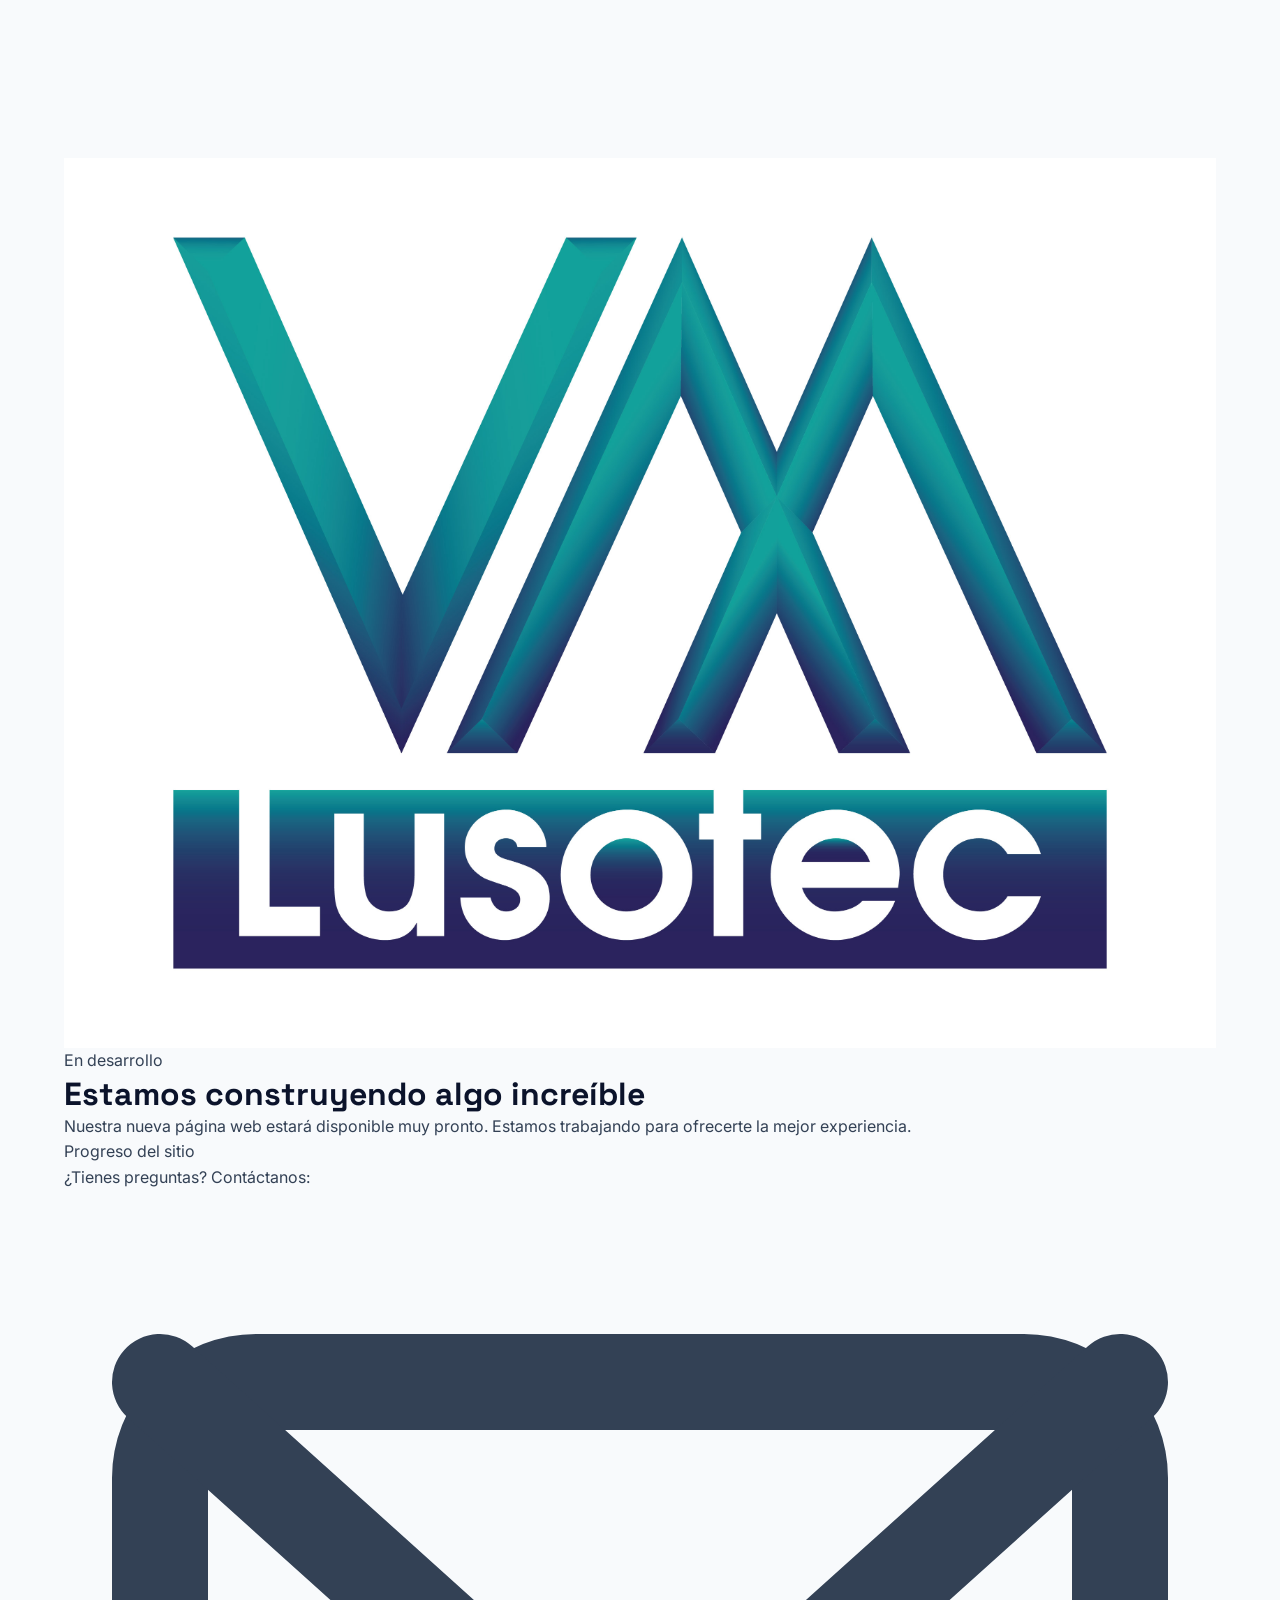
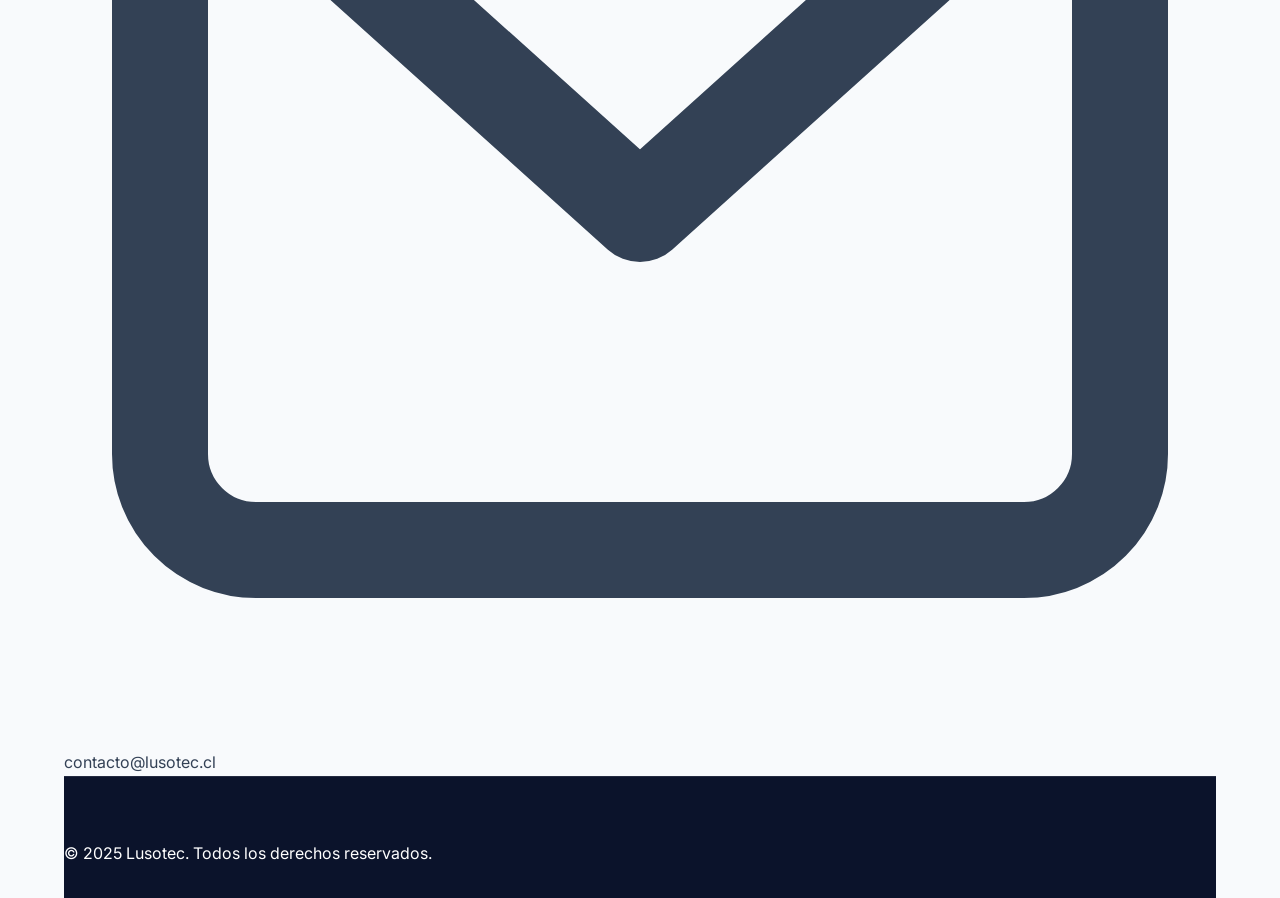
<file: index.html>
<!DOCTYPE html>
<html lang="es">
<head>
    <meta charset="UTF-8">
    <meta name="viewport" content="width=device-width, initial-scale=1.0">
    <title>Lusotec | Próximamente</title>
    <meta name="description" content="Lusotec - Estamos construyendo algo increíble. Nuestra nueva página web estará disponible muy pronto.">
    <meta name="robots" content="index, follow">
    <meta property="og:title" content="Lusotec | Próximamente">
    <meta property="og:description" content="Estamos construyendo algo increíble. Nuestra nueva página web estará disponible muy pronto.">
    <meta property="og:type" content="website">
    <meta property="og:url" content="https://lusotec.cl">
    <meta property="og:image" content="https://lusotec.cl/assets/logo-lusotec.jpg">
    <link rel="icon" type="image/png" href="assets/logo-lusotec.jpg">
    <link rel="preconnect" href="https://fonts.googleapis.com">
    <link rel="preconnect" href="https://fonts.gstatic.com" crossorigin>
    <link href="https://fonts.googleapis.com/css2?family=Inter:wght@300;400;500;600;700;800;900&family=Space+Grotesk:wght@400;500;600;700&display=swap" rel="stylesheet">
    <link rel="stylesheet" href="style.css">
</head>
<body>
    <!-- Animated background particles -->
    <canvas id="particles-canvas"></canvas>

    <!-- Glowing orbs background -->
    <div class="bg-orbs">
        <div class="orb orb-1"></div>
        <div class="orb orb-2"></div>
        <div class="orb orb-3"></div>
    </div>

    <main class="container">
        <!-- Logo -->
        <div class="logo-wrapper" id="logo-wrapper">
            <img src="assets/logo-lusotec.jpg" alt="Lusotec Logo" class="logo" id="logo">
        </div>

        <!-- Status badge -->
        <div class="status-badge" id="status-badge">
            <span class="pulse-dot"></span>
            <span>En desarrollo</span>
        </div>

        <!-- Main heading -->
        <h1 class="heading" id="heading">
            <span class="heading-line">Estamos</span>
            <span class="heading-line heading-gradient">construyendo</span>
            <span class="heading-line">algo increíble</span>
        </h1>

        <!-- Description -->
        <p class="description" id="description">
            Nuestra nueva página web estará disponible muy pronto. 
            Estamos trabajando para ofrecerte la mejor experiencia.
        </p>

        <!-- Animated progress bar -->
        <div class="progress-section" id="progress-section">
            <div class="progress-bar">
                <div class="progress-fill"></div>
                <div class="progress-glow"></div>
            </div>
            <span class="progress-text">Progreso del sitio</span>
        </div>

        <!-- Contact info -->
        <div class="contact-section" id="contact-section">
            <p class="contact-text">¿Tienes preguntas? Contáctanos:</p>
            <a href="mailto:contacto@lusotec.cl" class="contact-link" id="contact-link">
                <svg class="mail-icon" viewBox="0 0 24 24" fill="none" stroke="currentColor" stroke-width="2" stroke-linecap="round" stroke-linejoin="round">
                    <rect x="2" y="4" width="20" height="16" rx="2"/>
                    <path d="M22 4L12 13L2 4"/>
                </svg>
                contacto@lusotec.cl
            </a>
        </div>

        <!-- Footer -->
        <footer class="footer" id="footer">
            <p>&copy; 2025 Lusotec. Todos los derechos reservados.</p>
        </footer>
    </main>

    <script src="script.js"></script>
</body>
</html>
</file>
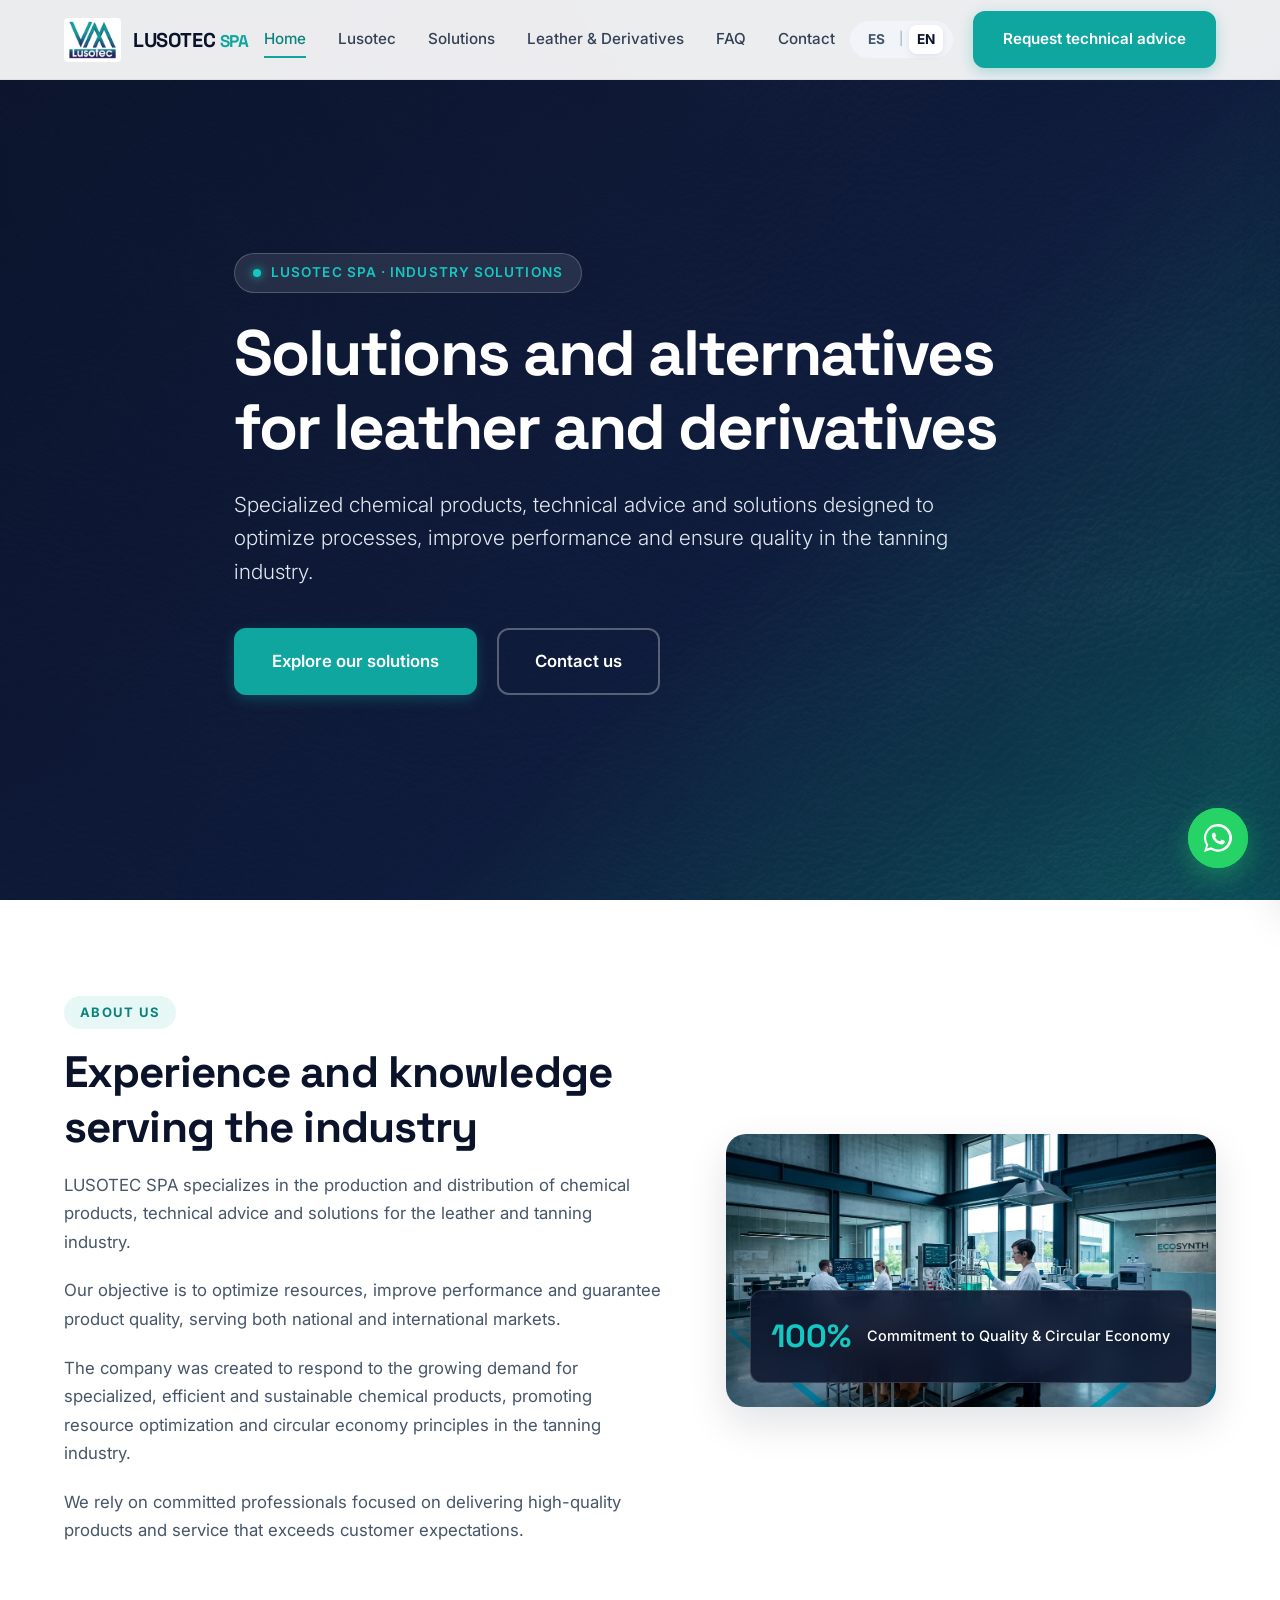
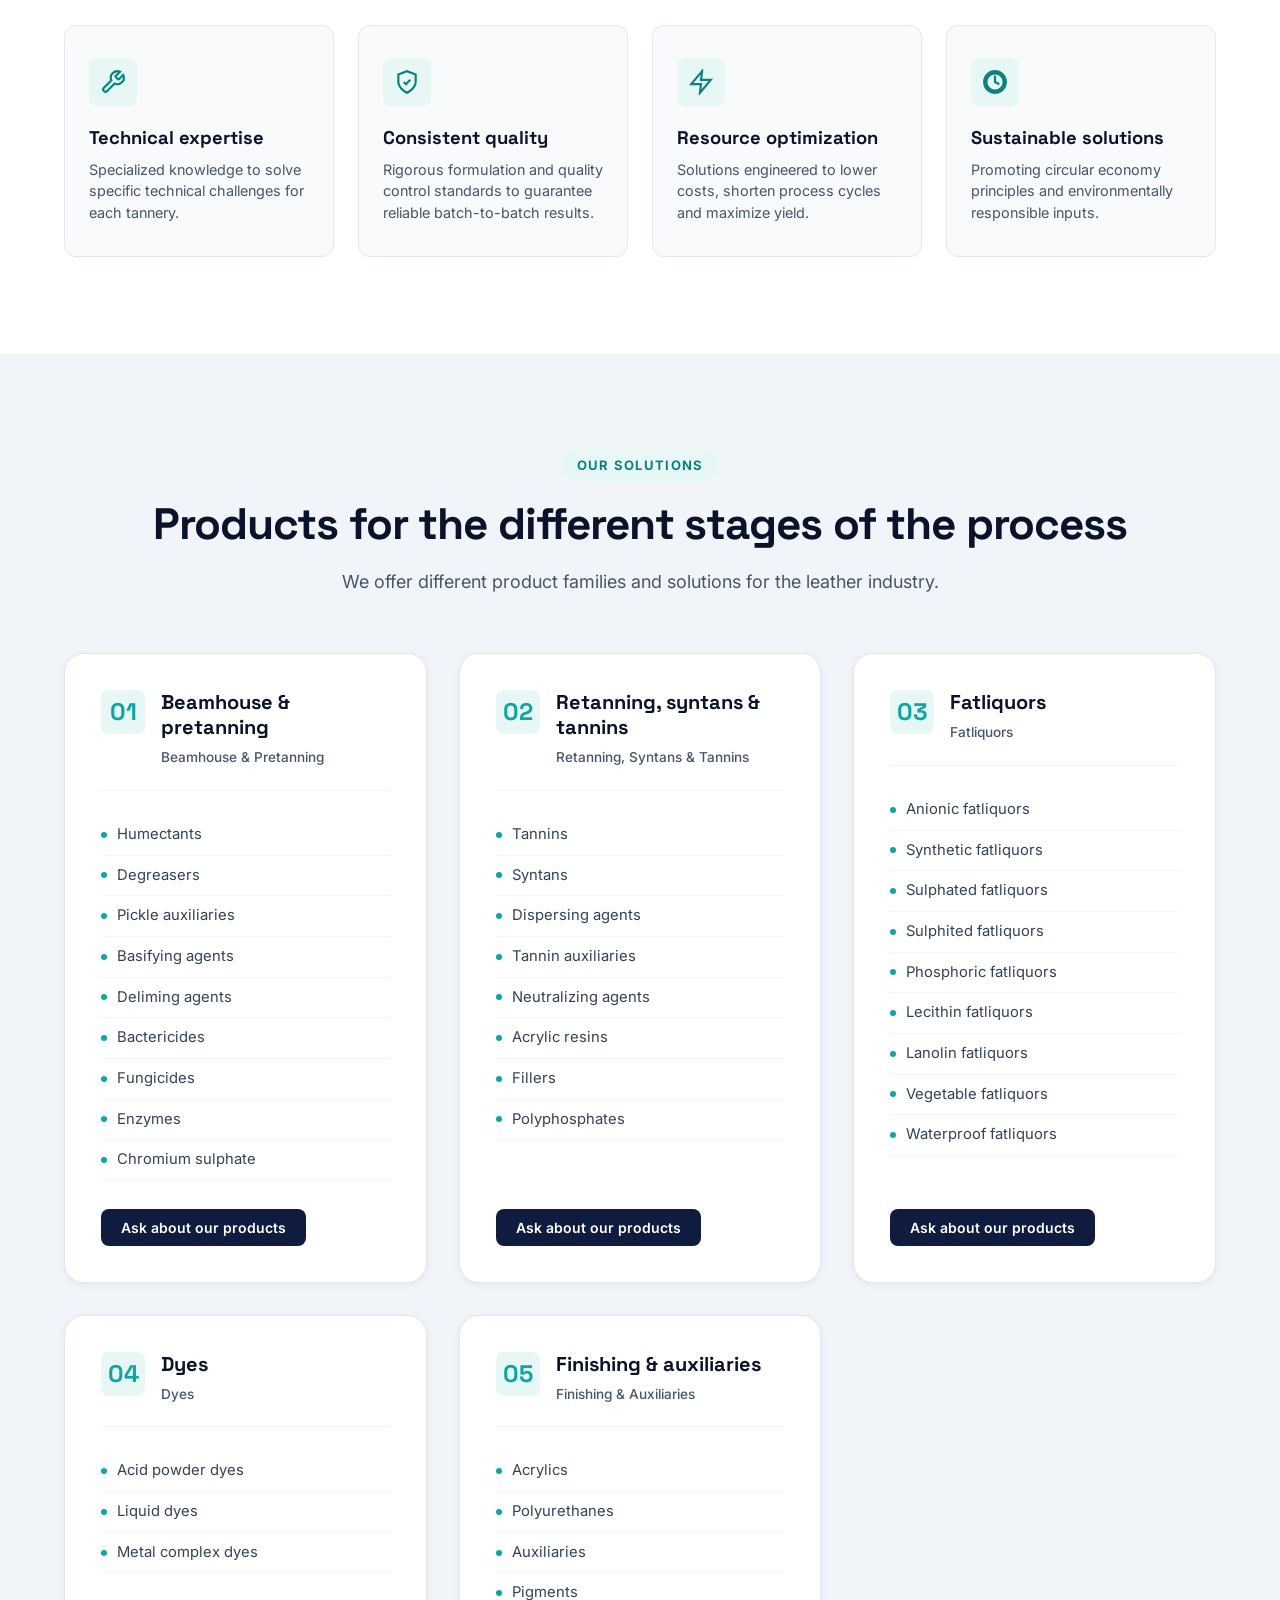
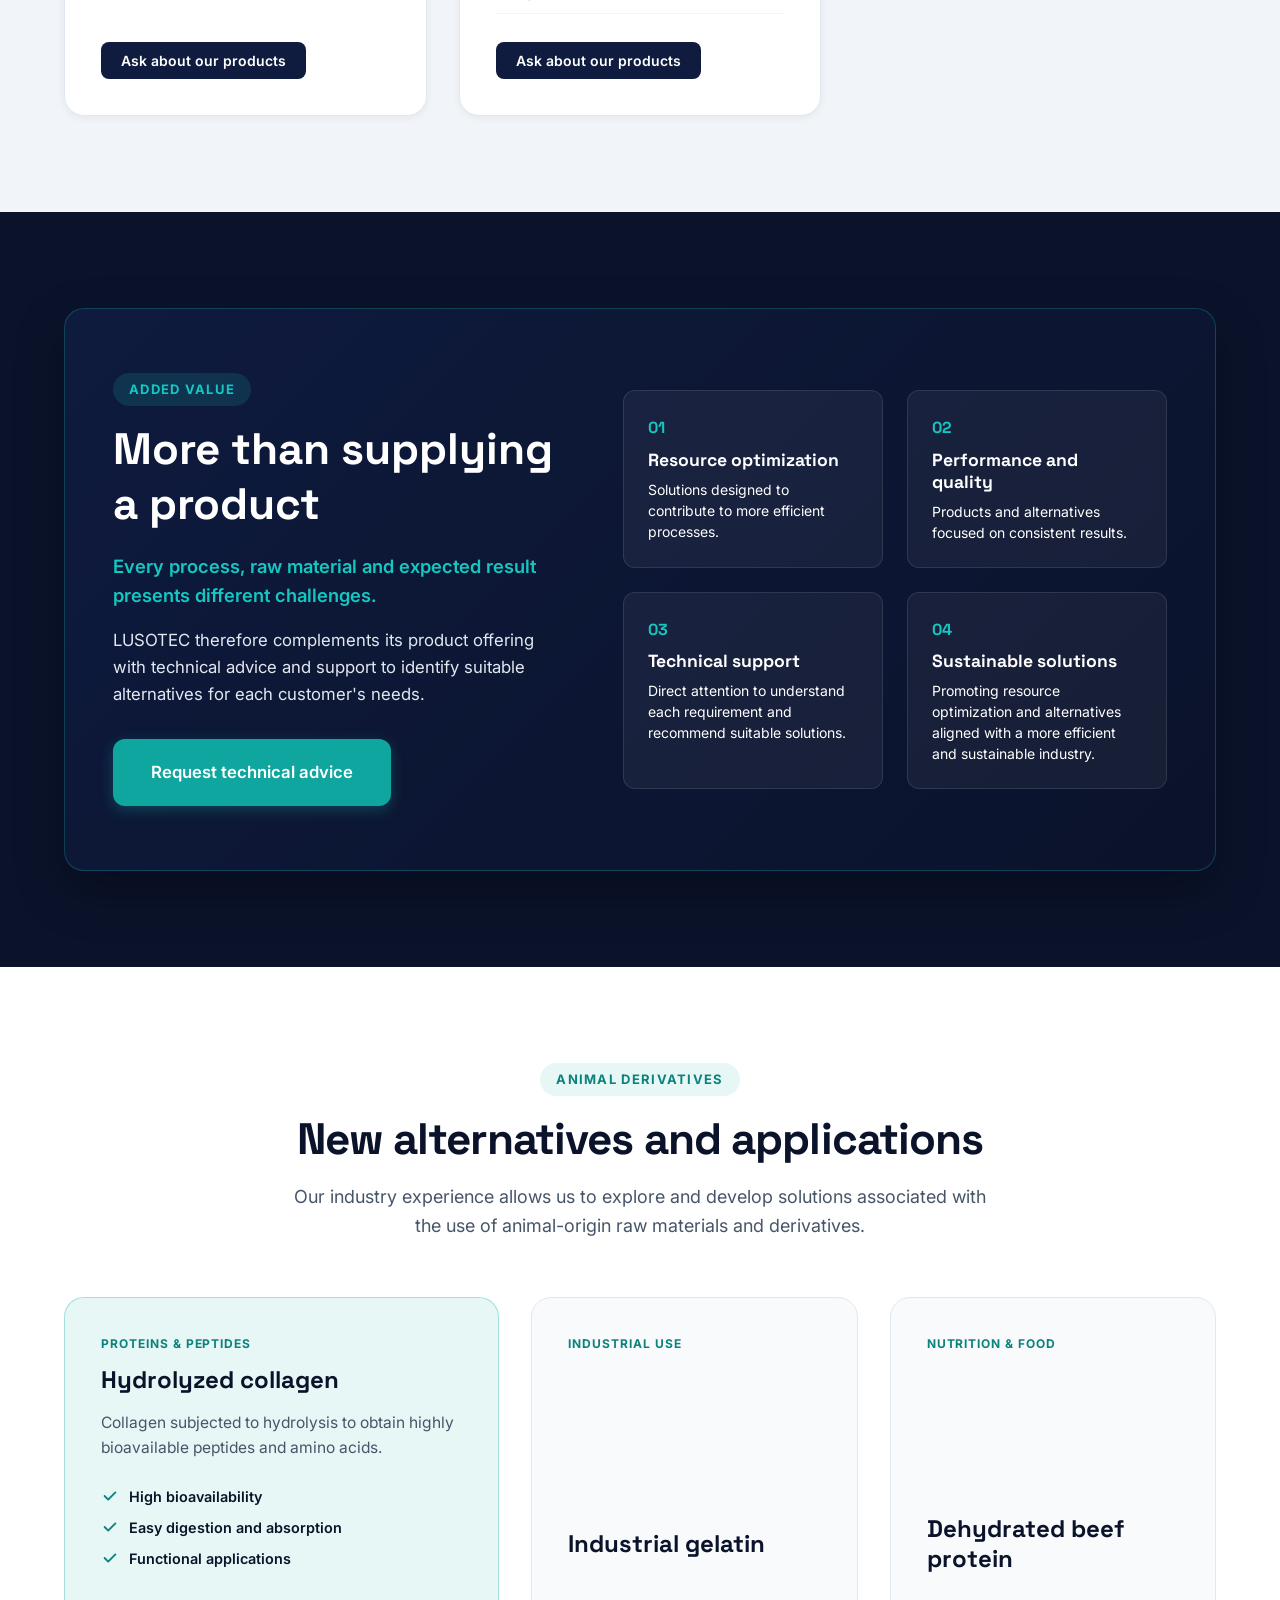
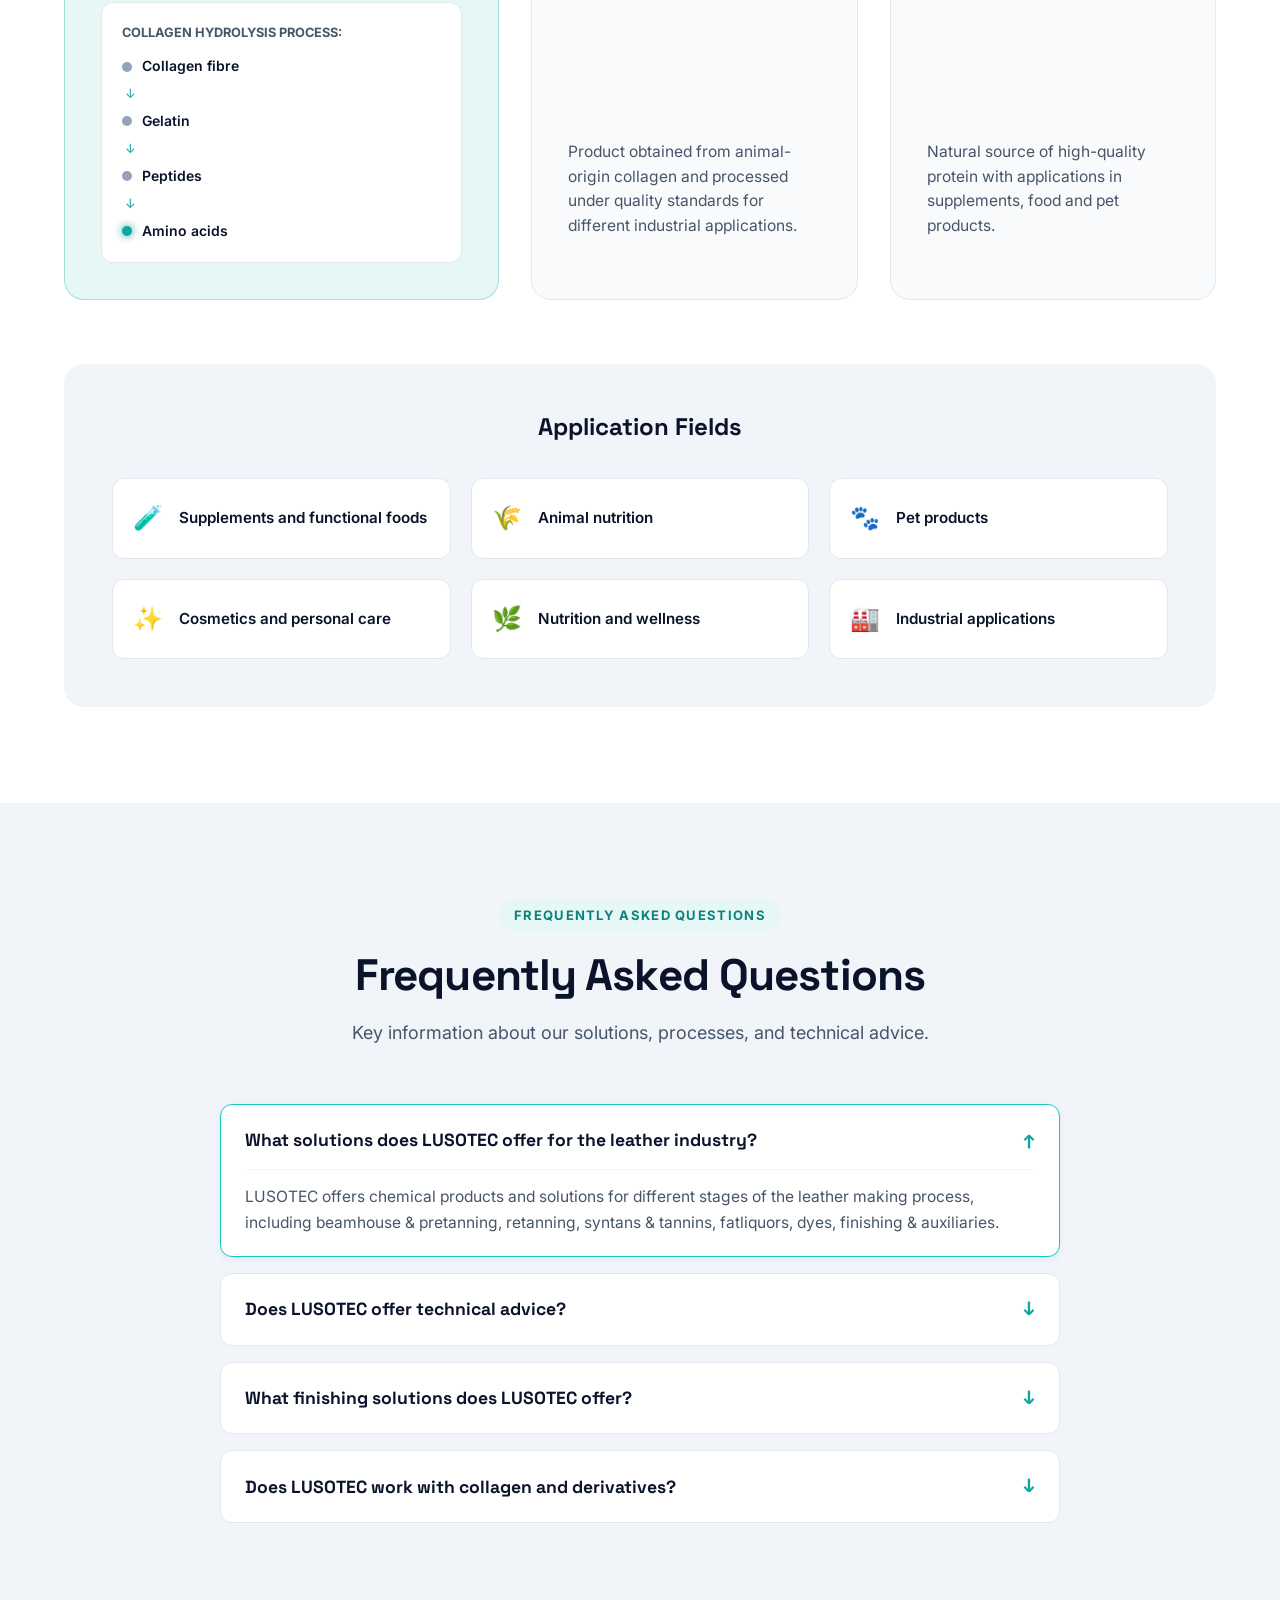
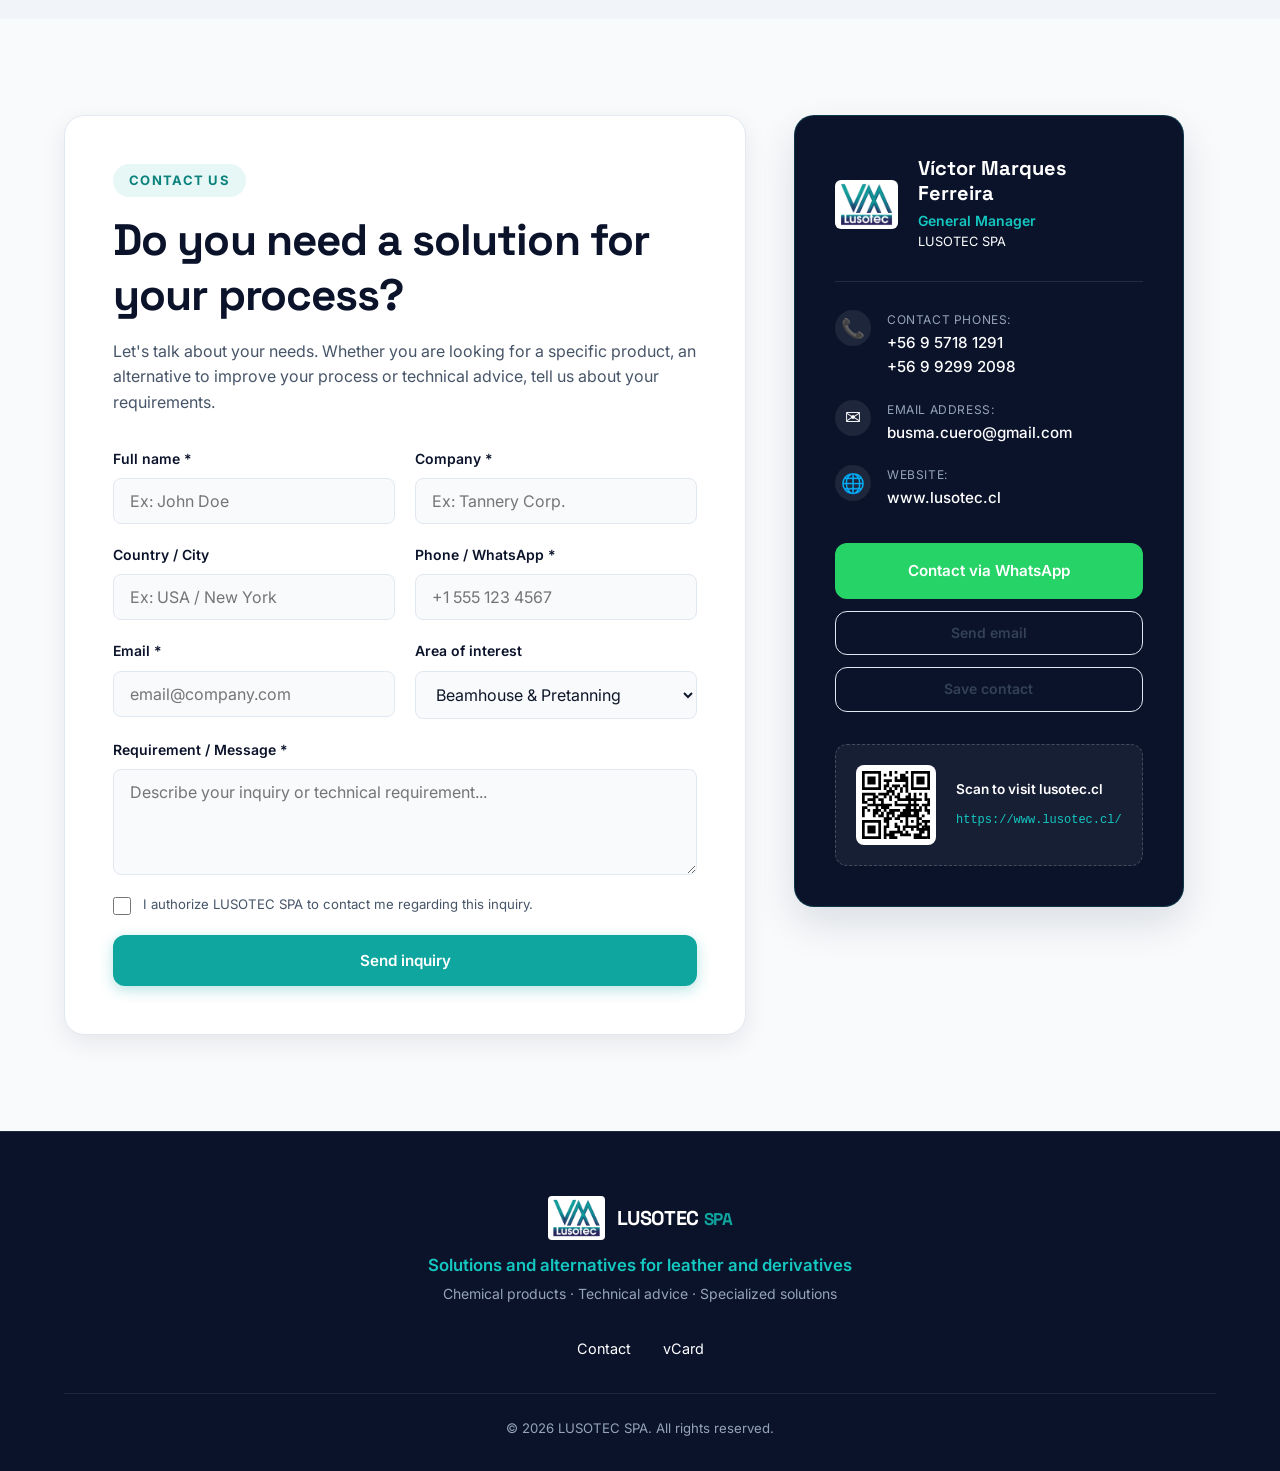
<file: en/index.html>
<!DOCTYPE html>
<html lang="en">
<head>
    <meta charset="UTF-8">
    <meta name="viewport" content="width=device-width, initial-scale=1.0">
    
    <!-- Title & Meta Description (English Production) -->
    <title>LUSOTEC SPA | Chemical Products & Technical Advice for Leather</title>
    <meta name="description" content="Specialized chemical products, technical advice and solutions for the leather industry. Discover LUSOTEC SPA solutions.">
    
    <!-- Robots: Indexable Production Site -->
    <meta name="robots" content="index, follow">
    <link rel="canonical" href="https://www.lusotec.cl/en/">

    <!-- Hreflang Tags (Production) -->
    <link rel="alternate" hreflang="es" href="https://www.lusotec.cl/">
    <link rel="alternate" hreflang="en" href="https://www.lusotec.cl/en/">
    <link rel="alternate" hreflang="x-default" href="https://www.lusotec.cl/">

    <!-- Preload Critical Hero Image (LCP Element) -->
    <link rel="preload" as="image" href="../assets/leather-bg.webp" type="image/webp">

    <!-- Open Graph Meta Tags (English Production) -->
    <meta property="og:title" content="LUSOTEC SPA | Chemical Products & Technical Advice for Leather">
    <meta property="og:description" content="Specialized chemical products, technical advice and solutions for the leather industry. Discover LUSOTEC SPA solutions.">
    <meta property="og:type" content="website">
    <meta property="og:url" content="https://www.lusotec.cl/en/">
    <meta property="og:image" content="https://www.lusotec.cl/assets/logo-lusotec.jpg">
    <meta property="og:site_name" content="LUSOTEC SPA">
    <meta property="og:locale" content="en_US">
    <meta property="og:locale:alternate" content="es_CL">

    <!-- Twitter Card Meta Tags -->
    <meta name="twitter:card" content="summary_large_image">
    <meta name="twitter:title" content="LUSOTEC SPA | Chemical Products & Technical Advice for Leather">
    <meta name="twitter:description" content="Specialized chemical products, technical advice and solutions for the leather industry. Discover LUSOTEC SPA solutions.">
    <meta name="twitter:image" content="https://www.lusotec.cl/assets/logo-lusotec.jpg">

    <!-- Favicon (Optimized WebP with JPG fallback) -->
    <link rel="icon" type="image/webp" href="../assets/logo-lusotec.webp">

    <!-- Fonts & CSS -->
    <link rel="preconnect" href="https://fonts.googleapis.com">
    <link rel="preconnect" href="https://fonts.gstatic.com" crossorigin>
    <link href="https://fonts.googleapis.com/css2?family=Inter:wght@300;400;500;600;700&family=Space+Grotesk:wght@500;600;700;800&display=swap" rel="stylesheet">
    <link rel="stylesheet" href="../style.css">

    <!-- Structured Data (JSON-LD) - Organization, WebSite, ContactPoint, FAQPage (English Production) -->
    <script type="application/ld+json">
    {
      "@context": "https://schema.org",
      "@graph": [
        {
          "@type": "Organization",
          "@id": "https://www.lusotec.cl/#organization",
          "name": "LUSOTEC SPA",
          "url": "https://www.lusotec.cl/",
          "logo": {
            "@type": "ImageObject",
            "url": "https://www.lusotec.cl/assets/logo-lusotec.jpg"
          },
          "description": "LUSOTEC SPA specializes in the production and distribution of chemical products, technical advice and solutions for the leather and tanning industry.",
          "address": {
            "@type": "PostalAddress",
            "addressCountry": "CL"
          },
          "contactPoint": {
            "@type": "ContactPoint",
            "contactType": "sales",
            "telephone": "+56957181291",
            "email": "busma.cuero@gmail.com",
            "availableLanguage": ["Spanish", "English"]
          },
          "knowsAbout": [
            "Leather chemicals",
            "Tanning industry",
            "Beamhouse",
            "Pretanning",
            "Retanning",
            "Syntans",
            "Tannins",
            "Fatliquors",
            "Leather dyes",
            "Leather finishing",
            "Acrylics",
            "Polyurethanes",
            "Pigments",
            "Hydrolyzed collagen"
          ]
        },
        {
          "@type": "WebSite",
          "@id": "https://www.lusotec.cl/#website",
          "url": "https://www.lusotec.cl/",
          "name": "LUSOTEC SPA",
          "publisher": {
            "@id": "https://www.lusotec.cl/#organization"
          },
          "inLanguage": "en-US"
        },
        {
          "@type": "FAQPage",
          "@id": "https://www.lusotec.cl/en/#faq",
          "inLanguage": "en-US",
          "mainEntity": [
            {
              "@type": "Question",
              "name": "What solutions does LUSOTEC offer for the leather industry?",
              "acceptedAnswer": {
                "@type": "Answer",
                "text": "LUSOTEC offers chemical products and solutions for different stages of the leather making process, including beamhouse & pretanning, retanning, syntans & tannins, fatliquors, dyes, finishing & auxiliaries."
              }
            },
            {
              "@type": "Question",
              "name": "Does LUSOTEC offer technical advice?",
              "acceptedAnswer": {
                "@type": "Answer",
                "text": "Yes. LUSOTEC complements its product offering with technical advice and support to identify suitable alternatives for each customer's needs and processes."
              }
            },
            {
              "@type": "Question",
              "name": "What finishing solutions does LUSOTEC offer?",
              "acceptedAnswer": {
                "@type": "Answer",
                "text": "LUSOTEC provides finishing solutions that include acrylics, polyurethanes, auxiliaries, and pigments."
              }
            },
            {
              "@type": "Question",
              "name": "Does LUSOTEC work with collagen and derivatives?",
              "acceptedAnswer": {
                "@type": "Answer",
                "text": "LUSOTEC explores and develops solutions associated with animal-origin raw materials and derivatives, including hydrolyzed collagen, industrial gelatin, and dehydrated beef protein."
              }
            }
          ]
        }
      ]
    }
    </script>
</head>
<body>
    <!-- Floating WhatsApp Button -->
    <a href="https://wa.me/56957181291?text=Hello%20Victor%2C%20I%20would%20like%20to%20receive%20information%20about%20Lusotec%20solutions." 
       class="whatsapp-float" 
       id="whatsapp-float" 
       target="_blank" 
       rel="noopener" 
       aria-label="Contact LUSOTEC SPA on WhatsApp">
        <svg class="whatsapp-icon" viewBox="0 0 32 32" fill="currentColor" aria-hidden="true">
            <path d="M16 2a13.9 13.9 0 0 0-11.8 21.3L2 30l6.9-2.2A13.9 13.9 0 1 0 16 2zm0 25.4c-2.3 0-4.5-.6-6.4-1.8l-.5-.3-4.1 1.3 1.3-3.9-.3-.5A11.5 11.5 0 1 1 16 27.4zm6.3-8.6c-.3-.2-2-.9-2.3-1.1-.3-.1-.5-.2-.7.2-.2.3-.9 1.1-1.1 1.3-.2.2-.4.2-.7.1-.3-.1-1.3-.5-2.5-1.5-.9-.8-1.5-1.8-1.7-2.1-.2-.3 0-.5.1-.6.1-.1.3-.4.4-.6.1-.2.2-.3.3-.5.1-.2 0-.4 0-.5s-.7-1.7-1-2.3c-.3-.6-.5-.5-.7-.5h-.6c-.2 0-.5.1-.8.4-.3.3-1.1 1.1-1.1 2.6 0 1.5 1.1 3 1.2 3.2.2.2 2.2 3.4 5.3 4.7.7.3 1.3.5 1.8.7.8.2 1.5.2 2.1.1.7-.1 2-.8 2.3-1.6.3-.8.3-1.5.2-1.6 0-.2-.3-.3-.6-.5z"/>
        </svg>
        <span class="whatsapp-pulse"></span>
    </a>

    <!-- Header Navigation -->
    <header class="header" id="header">
        <div class="container header-container">
            <a href="#hero" class="brand">
                <picture>
                    <source srcset="../assets/logo-lusotec.webp" type="image/webp">
                    <img src="../assets/logo-lusotec.jpg" alt="LUSOTEC SPA - Chemical products for the leather industry" class="brand-logo" width="160" height="44">
                </picture>
                <span class="brand-title">LUSOTEC <span class="brand-sub">SPA</span></span>
            </a>

            <!-- Desktop Navigation Links -->
            <nav class="nav-desktop" aria-label="Main navigation">
                <a href="#hero" class="nav-link active">Home</a>
                <a href="#sobre-lusotec" class="nav-link">Lusotec</a>
                <a href="#soluciones" class="nav-link">Solutions</a>
                <a href="#cuero-derivados" class="nav-link">Leather & Derivatives</a>
                <a href="#faq" class="nav-link">FAQ</a>
                <a href="#contacto" class="nav-link">Contact</a>
            </nav>

            <div class="header-actions">
                <!-- Real URL Language Selector ES | EN -->
                <div class="lang-selector">
                    <a href="../" class="lang-btn" aria-label="Cambiar idioma a Español">ES</a>
                    <span class="lang-divider" aria-hidden="true">|</span>
                    <a href="./" class="lang-btn active" aria-label="Current language: English">EN</a>
                </div>

                <!-- Header CTA Button -->
                <a href="#contacto" class="btn btn-primary header-cta">Request technical advice</a>

                <!-- Mobile Hamburger Button -->
                <button class="menu-toggle" id="menu-toggle" aria-label="Open navigation menu">
                    <span></span>
                    <span></span>
                    <span></span>
                </button>
            </div>
        </div>

        <!-- Mobile Drawer Navigation -->
        <div class="nav-mobile" id="nav-mobile">
            <div class="nav-mobile-content">
                <a href="#hero" class="nav-mobile-link" onclick="closeMobileMenu()">Home</a>
                <a href="#sobre-lusotec" class="nav-mobile-link" onclick="closeMobileMenu()">Lusotec</a>
                <a href="#soluciones" class="nav-mobile-link" onclick="closeMobileMenu()">Solutions</a>
                <a href="#cuero-derivados" class="nav-mobile-link" onclick="closeMobileMenu()">Leather & Derivatives</a>
                <a href="#faq" class="nav-mobile-link" onclick="closeMobileMenu()">FAQ</a>
                <a href="#contacto" class="nav-mobile-link" onclick="closeMobileMenu()">Contact</a>
                <div class="mobile-lang">
                    <span>Language:</span>
                    <a href="../" class="lang-btn">Español</a>
                    <a href="./" class="lang-btn active">English</a>
                </div>
                <a href="#contacto" class="btn btn-primary mobile-cta" onclick="closeMobileMenu()">Request technical advice</a>
            </div>
        </div>
    </header>

    <!-- Main Content -->
    <main>
        <!-- Hero Section -->
        <section class="hero" id="hero">
            <div class="hero-bg" style="background-image: url('../assets/leather-bg.webp');"></div>
            <div class="hero-overlay"></div>
            <div class="container hero-container">
                <div class="hero-badge">
                    <span class="pulse-dot"></span>
                    <span>LUSOTEC SPA · INDUSTRY SOLUTIONS</span>
                </div>
                <h1 class="hero-title">Solutions and alternatives for leather and derivatives</h1>
                <p class="hero-text">Specialized chemical products, technical advice and solutions designed to optimize processes, improve performance and ensure quality in the tanning industry.</p>
                <div class="hero-actions">
                    <a href="#soluciones" class="btn btn-primary btn-lg">Explore our solutions</a>
                    <a href="#contacto" class="btn btn-outline btn-lg">Contact us</a>
                </div>
            </div>
        </section>

        <!-- About Lusotec Section -->
        <section class="section about-section" id="sobre-lusotec">
            <div class="container">
                <div class="about-grid">
                    <div class="about-content">
                        <span class="section-tag">ABOUT US</span>
                        <h2 class="section-title">Experience and knowledge serving the industry</h2>
                        <div class="about-paragraphs">
                            <p>LUSOTEC SPA specializes in the production and distribution of chemical products, technical advice and solutions for the leather and tanning industry.</p>
                            <p>Our objective is to optimize resources, improve performance and guarantee product quality, serving both national and international markets.</p>
                            <p>The company was created to respond to the growing demand for specialized, efficient and sustainable chemical products, promoting resource optimization and circular economy principles in the tanning industry.</p>
                            <p>We rely on committed professionals focused on delivering high-quality products and service that exceeds customer expectations.</p>
                        </div>
                    </div>
                    <div class="about-image-wrapper">
                        <picture>
                            <source srcset="../assets/lab-bg.webp" type="image/webp">
                            <img src="../assets/lab-bg.jpg" alt="Lusotec chemical product formulation and quality control laboratory" class="about-img" width="600" height="400" loading="lazy">
                        </picture>
                        <div class="about-img-badge">
                            <span class="badge-number">100%</span>
                            <span class="badge-text">Commitment to Quality & Circular Economy</span>
                        </div>
                    </div>
                </div>

                <!-- Attributes / Values Grid -->
                <div class="values-grid">
                    <div class="value-card">
                        <div class="value-icon">
                            <svg viewBox="0 0 24 24" fill="none" stroke="currentColor" stroke-width="2" aria-hidden="true"><path d="M14.7 6.3a1 1 0 0 0 0 1.4l1.6 1.6a1 1 0 0 0 1.4 0l3.77-3.77a6 6 0 0 1-7.94 7.94l-6.91 6.91a2.12 2.12 0 0 1-3-3l6.91-6.91a6 6 0 0 1 7.94-7.94l-3.76 3.76z"/></svg>
                        </div>
                        <h3 class="value-title">Technical expertise</h3>
                        <p class="value-desc">Specialized knowledge to solve specific technical challenges for each tannery.</p>
                    </div>

                    <div class="value-card">
                        <div class="value-icon">
                            <svg viewBox="0 0 24 24" fill="none" stroke="currentColor" stroke-width="2" aria-hidden="true"><path d="M12 22s8-4 8-10V5l-8-3-8 3v7c0 6 8 10 8 10z"/><path d="m9 12 2 2 4-4"/></svg>
                        </div>
                        <h3 class="value-title">Consistent quality</h3>
                        <p class="value-desc">Rigorous formulation and quality control standards to guarantee reliable batch-to-batch results.</p>
                    </div>

                    <div class="value-card">
                        <div class="value-icon">
                            <svg viewBox="0 0 24 24" fill="none" stroke="currentColor" stroke-width="2" aria-hidden="true"><path d="M13 2L3 14h9l-1 8 10-12h-9l1-8z"/></svg>
                        </div>
                        <h3 class="value-title">Resource optimization</h3>
                        <p class="value-desc">Solutions engineered to lower costs, shorten process cycles and maximize yield.</p>
                    </div>

                    <div class="value-card">
                        <div class="value-icon">
                            <svg viewBox="0 0 24 24" fill="none" stroke="currentColor" stroke-width="2" aria-hidden="true"><path d="M12 2a10 10 0 1 0 10 10A10 10 0 0 0 12 2zm0 18a8 8 0 1 1 8-8 8 8 0 0 1-8 8z"/><path d="M12 6v6l4 2"/></svg>
                        </div>
                        <h3 class="value-title">Sustainable solutions</h3>
                        <p class="value-desc">Promoting circular economy principles and environmentally responsible inputs.</p>
                    </div>
                </div>
            </div>
        </section>

        <!-- Solutions / Products Section -->
        <section class="section solutions-section" id="soluciones">
            <div class="container">
                <div class="section-header text-center">
                    <span class="section-tag">OUR SOLUTIONS</span>
                    <h2 class="section-title">Products for the different stages of the process</h2>
                    <p class="section-subtitle">We offer different product families and solutions for the leather industry.</p>
                </div>

                <div class="categories-grid">
                    <!-- Category 1: Beamhouse & Pretanning -->
                    <div class="category-card">
                        <div class="category-header">
                            <div class="category-num">01</div>
                            <div>
                                <h3 class="category-title">Beamhouse & pretanning</h3>
                                <span class="category-subtitle">Beamhouse & Pretanning</span>
                            </div>
                        </div>
                        <ul class="category-list">
                            <li>Humectants</li>
                            <li>Degreasers</li>
                            <li>Pickle auxiliaries</li>
                            <li>Basifying agents</li>
                            <li>Deliming agents</li>
                            <li>Bactericides</li>
                            <li>Fungicides</li>
                            <li>Enzymes</li>
                            <li>Chromium sulphate</li>
                        </ul>
                        <div class="category-footer">
                            <button onclick="selectCategoryAndScroll('Beamhouse & Pretanning')" class="btn btn-secondary btn-sm">Ask about our products</button>
                        </div>
                    </div>

                    <!-- Category 2: Retanning, Syntans & Tannins -->
                    <div class="category-card">
                        <div class="category-header">
                            <div class="category-num">02</div>
                            <div>
                                <h3 class="category-title">Retanning, syntans & tannins</h3>
                                <span class="category-subtitle">Retanning, Syntans & Tannins</span>
                            </div>
                        </div>
                        <ul class="category-list">
                            <li>Tannins</li>
                            <li>Syntans</li>
                            <li>Dispersing agents</li>
                            <li>Tannin auxiliaries</li>
                            <li>Neutralizing agents</li>
                            <li>Acrylic resins</li>
                            <li>Fillers</li>
                            <li>Polyphosphates</li>
                        </ul>
                        <div class="category-footer">
                            <button onclick="selectCategoryAndScroll('Retanning, Syntans & Tannins')" class="btn btn-secondary btn-sm">Ask about our products</button>
                        </div>
                    </div>

                    <!-- Category 3: Fatliquors -->
                    <div class="category-card">
                        <div class="category-header">
                            <div class="category-num">03</div>
                            <div>
                                <h3 class="category-title">Fatliquors</h3>
                                <span class="category-subtitle">Fatliquors</span>
                            </div>
                        </div>
                        <ul class="category-list">
                            <li>Anionic fatliquors</li>
                            <li>Synthetic fatliquors</li>
                            <li>Sulphated fatliquors</li>
                            <li>Sulphited fatliquors</li>
                            <li>Phosphoric fatliquors</li>
                            <li>Lecithin fatliquors</li>
                            <li>Lanolin fatliquors</li>
                            <li>Vegetable fatliquors</li>
                            <li>Waterproof fatliquors</li>
                        </ul>
                        <div class="category-footer">
                            <button onclick="selectCategoryAndScroll('Fatliquors')" class="btn btn-secondary btn-sm">Ask about our products</button>
                        </div>
                    </div>

                    <!-- Category 4: Dyes -->
                    <div class="category-card">
                        <div class="category-header">
                            <div class="category-num">04</div>
                            <div>
                                <h3 class="category-title">Dyes</h3>
                                <span class="category-subtitle">Dyes</span>
                            </div>
                        </div>
                        <ul class="category-list">
                            <li>Acid powder dyes</li>
                            <li>Liquid dyes</li>
                            <li>Metal complex dyes</li>
                        </ul>
                        <div class="category-footer">
                            <button onclick="selectCategoryAndScroll('Dyes')" class="btn btn-secondary btn-sm">Ask about our products</button>
                        </div>
                    </div>

                    <!-- Category 5: Finishing & Auxiliaries -->
                    <div class="category-card">
                        <div class="category-header">
                            <div class="category-num">05</div>
                            <div>
                                <h3 class="category-title">Finishing & auxiliaries</h3>
                                <span class="category-subtitle">Finishing & Auxiliaries</span>
                            </div>
                        </div>
                        <ul class="category-list">
                            <li>Acrylics</li>
                            <li>Polyurethanes</li>
                            <li>Auxiliaries</li>
                            <li>Pigments</li>
                        </ul>
                        <div class="category-footer">
                            <button onclick="selectCategoryAndScroll('Finishing & Auxiliaries')" class="btn btn-secondary btn-sm">Ask about our products</button>
                        </div>
                    </div>
                </div>
            </div>
        </section>

        <!-- Technical Advice Section -->
        <section class="section advice-section" id="asesoria-tecnica">
            <div class="container">
                <div class="advice-card-wrapper">
                    <div class="advice-main">
                        <span class="section-tag section-tag-teal">ADDED VALUE</span>
                        <h2 class="advice-title">More than supplying a product</h2>
                        <p class="advice-lead">Every process, raw material and expected result presents different challenges.</p>
                        <p class="advice-desc">LUSOTEC therefore complements its product offering with technical advice and support to identify suitable alternatives for each customer's needs.</p>
                        <a href="#contacto" class="btn btn-primary btn-lg advice-cta">Request technical advice</a>
                    </div>

                    <div class="advice-pillars-grid">
                        <div class="pillar-card">
                            <div class="pillar-num">01</div>
                            <h3 class="pillar-title">Resource optimization</h3>
                            <p class="pillar-text">Solutions designed to contribute to more efficient processes.</p>
                        </div>
                        <div class="pillar-card">
                            <div class="pillar-num">02</div>
                            <h3 class="pillar-title">Performance and quality</h3>
                            <p class="pillar-text">Products and alternatives focused on consistent results.</p>
                        </div>
                        <div class="pillar-card">
                            <div class="pillar-num">03</div>
                            <h3 class="pillar-title">Technical support</h3>
                            <p class="pillar-text">Direct attention to understand each requirement and recommend suitable solutions.</p>
                        </div>
                        <div class="pillar-card">
                            <div class="pillar-num">04</div>
                            <h3 class="pillar-title">Sustainable solutions</h3>
                            <p class="pillar-text">Promoting resource optimization and alternatives aligned with a more efficient and sustainable industry.</p>
                        </div>
                    </div>
                </div>
            </div>
        </section>

        <!-- Leather & Derivatives Section -->
        <section class="section derivatives-section" id="cuero-derivados">
            <div class="container">
                <div class="section-header text-center">
                    <span class="section-tag">ANIMAL DERIVATIVES</span>
                    <h2 class="section-title">New alternatives and applications</h2>
                    <p class="section-subtitle">Our industry experience allows us to explore and develop solutions associated with the use of animal-origin raw materials and derivatives.</p>
                </div>

                <!-- Products Grid: Collagen, Gelatin, Protein -->
                <div class="derivatives-products-grid">
                    <!-- Hydrolyzed Collagen -->
                    <div class="derivative-card featured-derivative">
                        <div class="derivative-content">
                            <div class="derivative-badge">PROTEINS & PEPTIDES</div>
                            <h3 class="derivative-title">Hydrolyzed collagen</h3>
                            <p class="derivative-text">Collagen subjected to hydrolysis to obtain highly bioavailable peptides and amino acids.</p>
                            <ul class="derivative-attributes">
                                <li>
                                    <svg class="check-icon" viewBox="0 0 20 20" fill="currentColor" aria-hidden="true"><path fill-rule="evenodd" d="M16.707 5.293a1 1 0 010 1.414l-8 8a1 1 0 01-1.414 0l-4-4a1 1 0 011.414-1.414L8 12.586l7.293-7.293a1 1 0 011.414 0z" clip-rule="evenodd"/></svg>
                                    <span>High bioavailability</span>
                                </li>
                                <li>
                                    <svg class="check-icon" viewBox="0 0 20 20" fill="currentColor" aria-hidden="true"><path fill-rule="evenodd" d="M16.707 5.293a1 1 0 010 1.414l-8 8a1 1 0 01-1.414 0l-4-4a1 1 0 011.414-1.414L8 12.586l7.293-7.293a1 1 0 011.414 0z" clip-rule="evenodd"/></svg>
                                    <span>Easy digestion and absorption</span>
                                </li>
                                <li>
                                    <svg class="check-icon" viewBox="0 0 20 20" fill="currentColor" aria-hidden="true"><path fill-rule="evenodd" d="M16.707 5.293a1 1 0 010 1.414l-8 8a1 1 0 01-1.414 0l-4-4a1 1 0 011.414-1.414L8 12.586l7.293-7.293a1 1 0 011.414 0z" clip-rule="evenodd"/></svg>
                                    <span>Functional applications</span>
                                </li>
                            </ul>
                        </div>
                        
                        <!-- Visual Hydrolysis Process Flow -->
                        <div class="process-flow-container">
                            <span class="process-flow-title">Collagen Hydrolysis Process:</span>
                            <div class="process-steps">
                                <div class="process-step">
                                    <span class="step-dot"></span>
                                    <span class="step-label">Collagen fibre</span>
                                </div>
                                <div class="step-arrow" aria-hidden="true">↓</div>
                                <div class="process-step">
                                    <span class="step-dot"></span>
                                    <span class="step-label">Gelatin</span>
                                </div>
                                <div class="step-arrow" aria-hidden="true">↓</div>
                                <div class="process-step">
                                    <span class="step-dot"></span>
                                    <span class="step-label">Peptides</span>
                                </div>
                                <div class="step-arrow" aria-hidden="true">↓</div>
                                <div class="process-step">
                                    <span class="step-dot active-step"></span>
                                    <span class="step-label">Amino acids</span>
                                </div>
                            </div>
                        </div>
                    </div>

                    <!-- Industrial Gelatin -->
                    <div class="derivative-card">
                        <div class="derivative-badge">INDUSTRIAL USE</div>
                        <h3 class="derivative-title">Industrial gelatin</h3>
                        <p class="derivative-text">Product obtained from animal-origin collagen and processed under quality standards for different industrial applications.</p>
                    </div>

                    <!-- Dehydrated Beef Protein -->
                    <div class="derivative-card">
                        <div class="derivative-badge">NUTRITION & FOOD</div>
                        <h3 class="derivative-title">Dehydrated beef protein</h3>
                        <p class="derivative-text">Natural source of high-quality protein with applications in supplements, food and pet products.</p>
                    </div>
                </div>

                <!-- Applications Grid -->
                <div class="applications-wrapper">
                    <h3 class="applications-heading text-center">Application Fields</h3>
                    <div class="applications-grid">
                        <div class="app-card">
                            <div class="app-icon" aria-hidden="true">🧪</div>
                            <span class="app-title">Supplements and functional foods</span>
                        </div>
                        <div class="app-card">
                            <div class="app-icon" aria-hidden="true">🌾</div>
                            <span class="app-title">Animal nutrition</span>
                        </div>
                        <div class="app-card">
                            <div class="app-icon" aria-hidden="true">🐾</div>
                            <span class="app-title">Pet products</span>
                        </div>
                        <div class="app-card">
                            <div class="app-icon" aria-hidden="true">✨</div>
                            <span class="app-title">Cosmetics and personal care</span>
                        </div>
                        <div class="app-card">
                            <div class="app-icon" aria-hidden="true">🌿</div>
                            <span class="app-title">Nutrition and wellness</span>
                        </div>
                        <div class="app-card">
                            <div class="app-icon" aria-hidden="true">🏭</div>
                            <span class="app-title">Industrial applications</span>
                        </div>
                    </div>
                </div>
            </div>
        </section>

        <!-- FAQ Section -->
        <section class="section faq-section" id="faq">
            <div class="container">
                <div class="section-header text-center">
                    <span class="section-tag">FREQUENTLY ASKED QUESTIONS</span>
                    <h2 class="section-title">Frequently Asked Questions</h2>
                    <p class="section-subtitle">Key information about our solutions, processes, and technical advice.</p>
                </div>

                <div class="faq-accordion">
                    <!-- FAQ 1 -->
                    <details class="faq-item" open>
                        <summary class="faq-question">
                            <span>What solutions does LUSOTEC offer for the leather industry?</span>
                            <span class="faq-arrow" aria-hidden="true">↓</span>
                        </summary>
                        <div class="faq-answer">
                            <p>LUSOTEC offers chemical products and solutions for different stages of the leather making process, including beamhouse & pretanning, retanning, syntans & tannins, fatliquors, dyes, finishing & auxiliaries.</p>
                        </div>
                    </details>

                    <!-- FAQ 2 -->
                    <details class="faq-item">
                        <summary class="faq-question">
                            <span>Does LUSOTEC offer technical advice?</span>
                            <span class="faq-arrow" aria-hidden="true">↓</span>
                        </summary>
                        <div class="faq-answer">
                            <p>Yes. LUSOTEC complements its product offering with technical advice and support to identify suitable alternatives for each customer's needs and processes.</p>
                        </div>
                    </details>

                    <!-- FAQ 3 -->
                    <details class="faq-item">
                        <summary class="faq-question">
                            <span>What finishing solutions does LUSOTEC offer?</span>
                            <span class="faq-arrow" aria-hidden="true">↓</span>
                        </summary>
                        <div class="faq-answer">
                            <p>LUSOTEC provides finishing solutions that include acrylics, polyurethanes, auxiliaries, and pigments.</p>
                        </div>
                    </details>

                    <!-- FAQ 4 -->
                    <details class="faq-item">
                        <summary class="faq-question">
                            <span>Does LUSOTEC work with collagen and derivatives?</span>
                            <span class="faq-arrow" aria-hidden="true">↓</span>
                        </summary>
                        <div class="faq-answer">
                            <p>LUSOTEC explores and develops solutions associated with animal-origin raw materials and derivatives, including hydrolyzed collagen, industrial gelatin, and dehydrated beef protein.</p>
                        </div>
                    </details>
                </div>
            </div>
        </section>

        <!-- Contact & Form Section (English) -->
        <section class="section contact-section" id="contacto">
            <div class="container">
                <div class="contact-grid">
                    <!-- Form Side -->
                    <div class="contact-form-wrapper">
                        <span class="section-tag">CONTACT US</span>
                        <h2 class="section-title">Do you need a solution for your process?</h2>
                        <p class="contact-subtitle">Let's talk about your needs. Whether you are looking for a specific product, an alternative to improve your process or technical advice, tell us about your requirements.</p>

                        <!-- Contact Form (English) -->
                        <form id="lusotec-contact-form" class="lusotec-form" onsubmit="handleFormSubmit(event)">
                            <div class="form-row">
                                <div class="form-group">
                                    <label for="nombre">Full name *</label>
                                    <input type="text" id="nombre" name="nombre" required placeholder="Ex: John Doe">
                                </div>
                                <div class="form-group">
                                    <label for="empresa">Company *</label>
                                    <input type="text" id="empresa" name="empresa" required placeholder="Ex: Tannery Corp.">
                                </div>
                            </div>

                            <div class="form-row">
                                <div class="form-group">
                                    <label for="pais_ciudad">Country / City</label>
                                    <input type="text" id="pais_ciudad" name="pais_ciudad" placeholder="Ex: USA / New York">
                                </div>
                                <div class="form-group">
                                    <label for="telefono">Phone / WhatsApp *</label>
                                    <input type="tel" id="telefono" name="telefono" required placeholder="+1 555 123 4567">
                                </div>
                            </div>

                            <div class="form-row">
                                <div class="form-group">
                                    <label for="email">Email *</label>
                                    <input type="email" id="email" name="email" required placeholder="email@company.com">
                                </div>
                                <div class="form-group">
                                    <label for="area_interes">Area of interest</label>
                                    <select id="area_interes" name="area_interes">
                                        <option value="Beamhouse & Pretanning">Beamhouse & Pretanning</option>
                                        <option value="Retanning, Syntans & Tannins">Retanning, Syntans & Tannins</option>
                                        <option value="Fatliquors">Fatliquors</option>
                                        <option value="Dyes">Dyes</option>
                                        <option value="Finishing & Auxiliaries">Finishing & Auxiliaries</option>
                                        <option value="Collagen & Derivatives">Collagen & Derivatives</option>
                                        <option value="Technical advice">Technical advice</option>
                                        <option value="Other">Other</option>
                                    </select>
                                </div>
                            </div>

                            <div class="form-group">
                                <label for="mensaje">Requirement / Message *</label>
                                <textarea id="mensaje" name="mensaje" rows="4" required placeholder="Describe your inquiry or technical requirement..."></textarea>
                            </div>

                            <div class="form-group checkbox-group">
                                <input type="checkbox" id="consentimiento" name="consentimiento" required>
                                <label for="consentimiento">I authorize LUSOTEC SPA to contact me regarding this inquiry.</label>
                            </div>

                            <button type="submit" class="btn btn-primary btn-block" id="form-submit-btn">Send inquiry</button>
                            <div id="form-status" class="form-status-msg"></div>
                        </form>
                    </div>

                    <!-- Contact Details Side -->
                    <div class="contact-info-wrapper">
                        <div class="contact-card">
                            <div class="contact-card-header">
                                <picture>
                                    <source srcset="../assets/logo-lusotec.webp" type="image/webp">
                                    <img src="../assets/logo-lusotec.jpg" alt="LUSOTEC SPA - Víctor Marques Ferreira" class="contact-logo" width="64" height="64">
                                </picture>
                                <div>
                                    <h3 class="contact-person-name">Víctor Marques Ferreira</h3>
                                    <p class="contact-person-title">General Manager</p>
                                    <p class="contact-company-name">LUSOTEC SPA</p>
                                </div>
                            </div>

                            <div class="contact-details-list">
                                <div class="detail-item">
                                    <span class="detail-icon" aria-hidden="true">📞</span>
                                    <div>
                                        <span class="detail-label">Contact phones:</span>
                                        <a href="tel:+56957181291" class="detail-link">+56 9 5718 1291</a>
                                        <a href="tel:+56992992098" class="detail-link">+56 9 9299 2098</a>
                                    </div>
                                </div>

                                <div class="detail-item">
                                    <span class="detail-icon" aria-hidden="true">✉️</span>
                                    <div>
                                        <span class="detail-label">Email address:</span>
                                        <a href="mailto:busma.cuero@gmail.com?subject=Lusotec%20Inquiry" class="detail-link">busma.cuero@gmail.com</a>
                                    </div>
                                </div>

                                <div class="detail-item">
                                    <span class="detail-icon" aria-hidden="true">🌐</span>
                                    <div>
                                        <span class="detail-label">Website:</span>
                                        <a href="https://www.lusotec.cl" target="_blank" rel="noopener" class="detail-link">www.lusotec.cl</a>
                                    </div>
                                </div>
                            </div>

                            <div class="contact-actions-grid">
                                <a href="https://wa.me/56957181291?text=Hello%20Victor%2C%20I%20would%20like%20to%20receive%20information%20about%20Lusotec%20solutions." 
                                   target="_blank" 
                                   rel="noopener"
                                   class="btn btn-whatsapp">
                                    Contact via WhatsApp
                                </a>
                                <a href="mailto:busma.cuero@gmail.com?subject=Lusotec%20Inquiry" 
                                   class="btn btn-outline-sm">
                                    Send email
                                </a>
                                <a href="../vcard-victor.vcf" 
                                   download="Victor_Marques_Lusotec.vcf" 
                                   class="btn btn-outline-sm">
                                    Save contact
                                </a>
                            </div>

                            <!-- Real Scannable Production QR Code Block -->
                            <div class="qr-block">
                                <div class="qr-canvas-container" id="qr-container">
                                    <img src="../assets/qr-lusotec-prod.svg" alt="Scannable QR Code to visit lusotec.cl" width="80" height="80">
                                </div>
                                <div class="qr-info">
                                    <span class="qr-title">Scan to visit lusotec.cl</span>
                                    <span class="qr-url">https://www.lusotec.cl/</span>
                                </div>
                            </div>
                        </div>
                    </div>
                </div>
            </div>
        </section>
    </main>

    <!-- Footer -->
    <footer class="footer">
        <div class="container footer-container">
            <div class="footer-brand">
                <a href="#hero" class="brand">
                    <picture>
                        <source srcset="../assets/logo-lusotec.webp" type="image/webp">
                        <img src="../assets/logo-lusotec.jpg" alt="LUSOTEC SPA" class="brand-logo" width="160" height="44">
                    </picture>
                    <span class="brand-title">LUSOTEC <span class="brand-sub">SPA</span></span>
                </a>
                <p class="footer-tagline">Solutions and alternatives for leather and derivatives</p>
                <p class="footer-subtagline">Chemical products · Technical advice · Specialized solutions</p>
            </div>

            <div class="footer-links">
                <a href="#contacto">Contact</a>
                <a href="../vcard-victor.vcf" download>vCard</a>
            </div>

            <div class="footer-copy">
                <p>&copy; 2026 LUSOTEC SPA. All rights reserved.</p>
            </div>
        </div>
    </footer>

    <!-- JavaScript -->
    <script src="../script.js"></script>
</body>
</html>
</file>
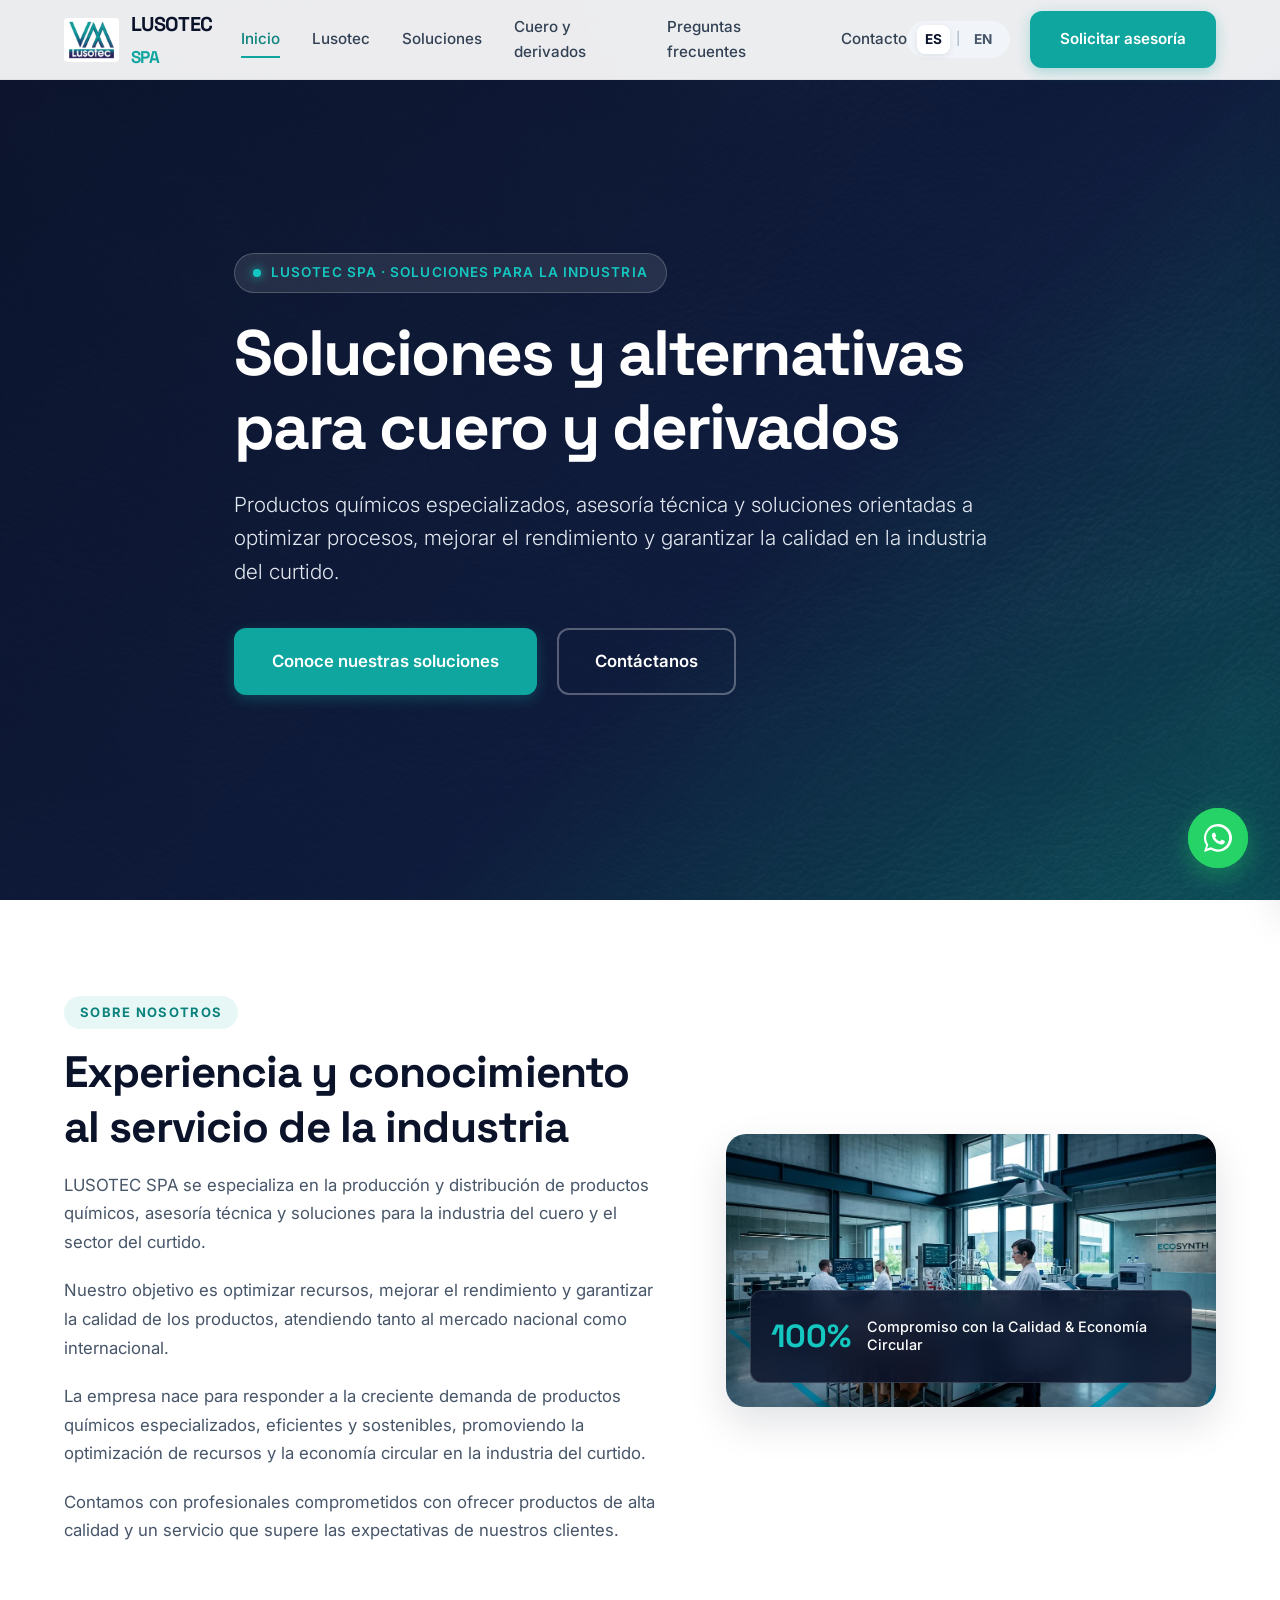
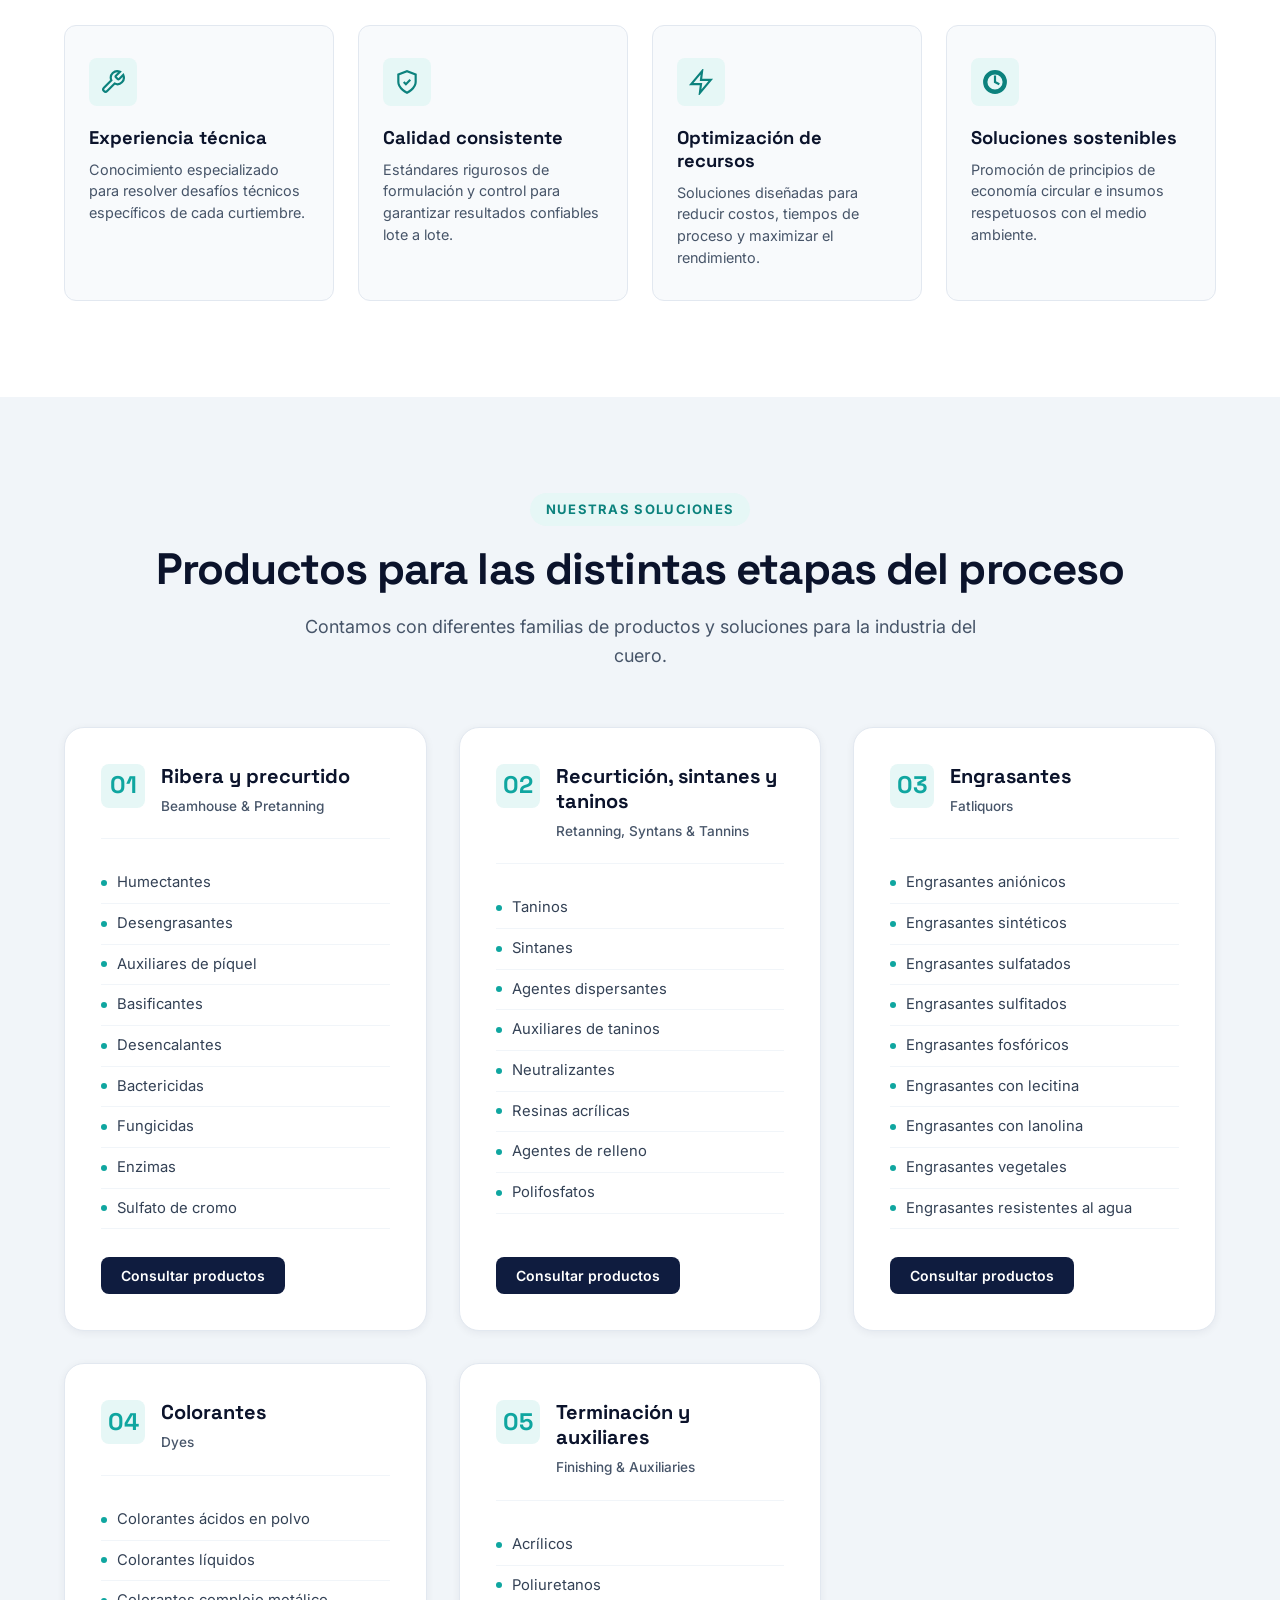
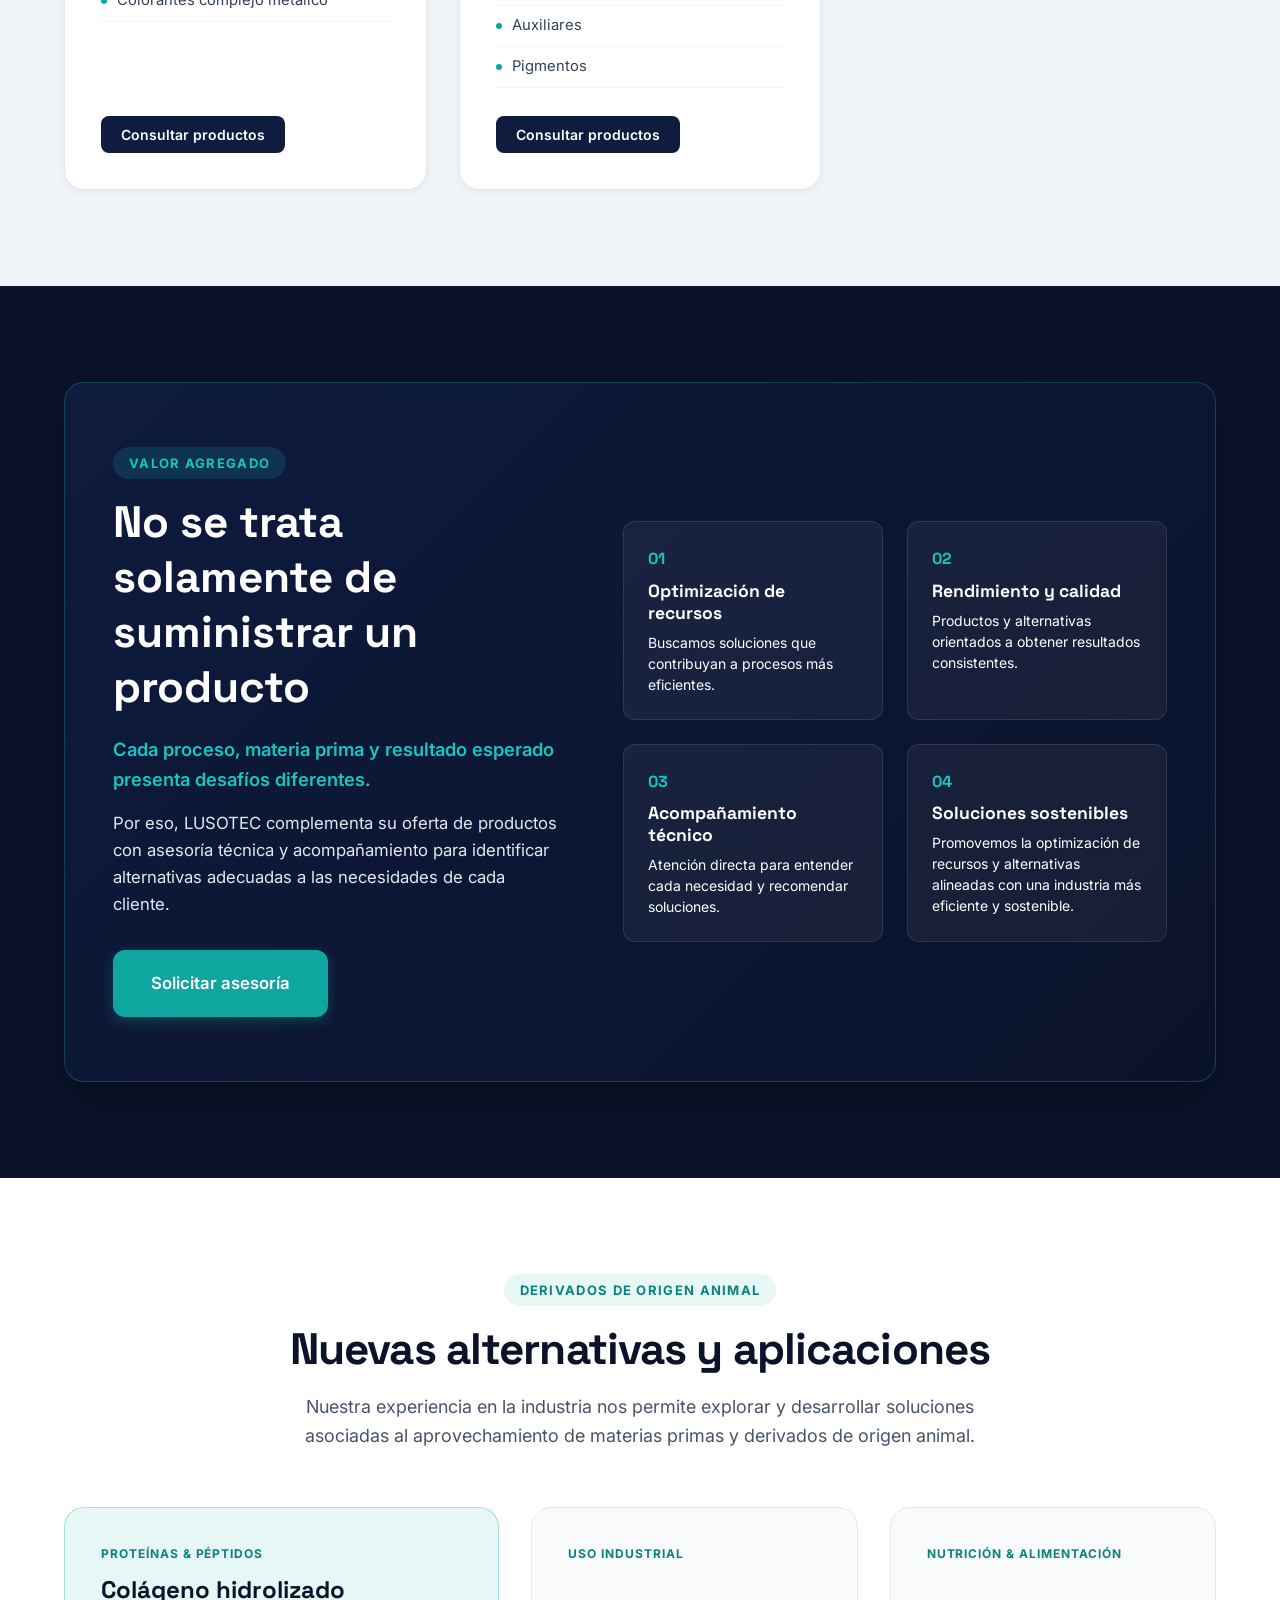
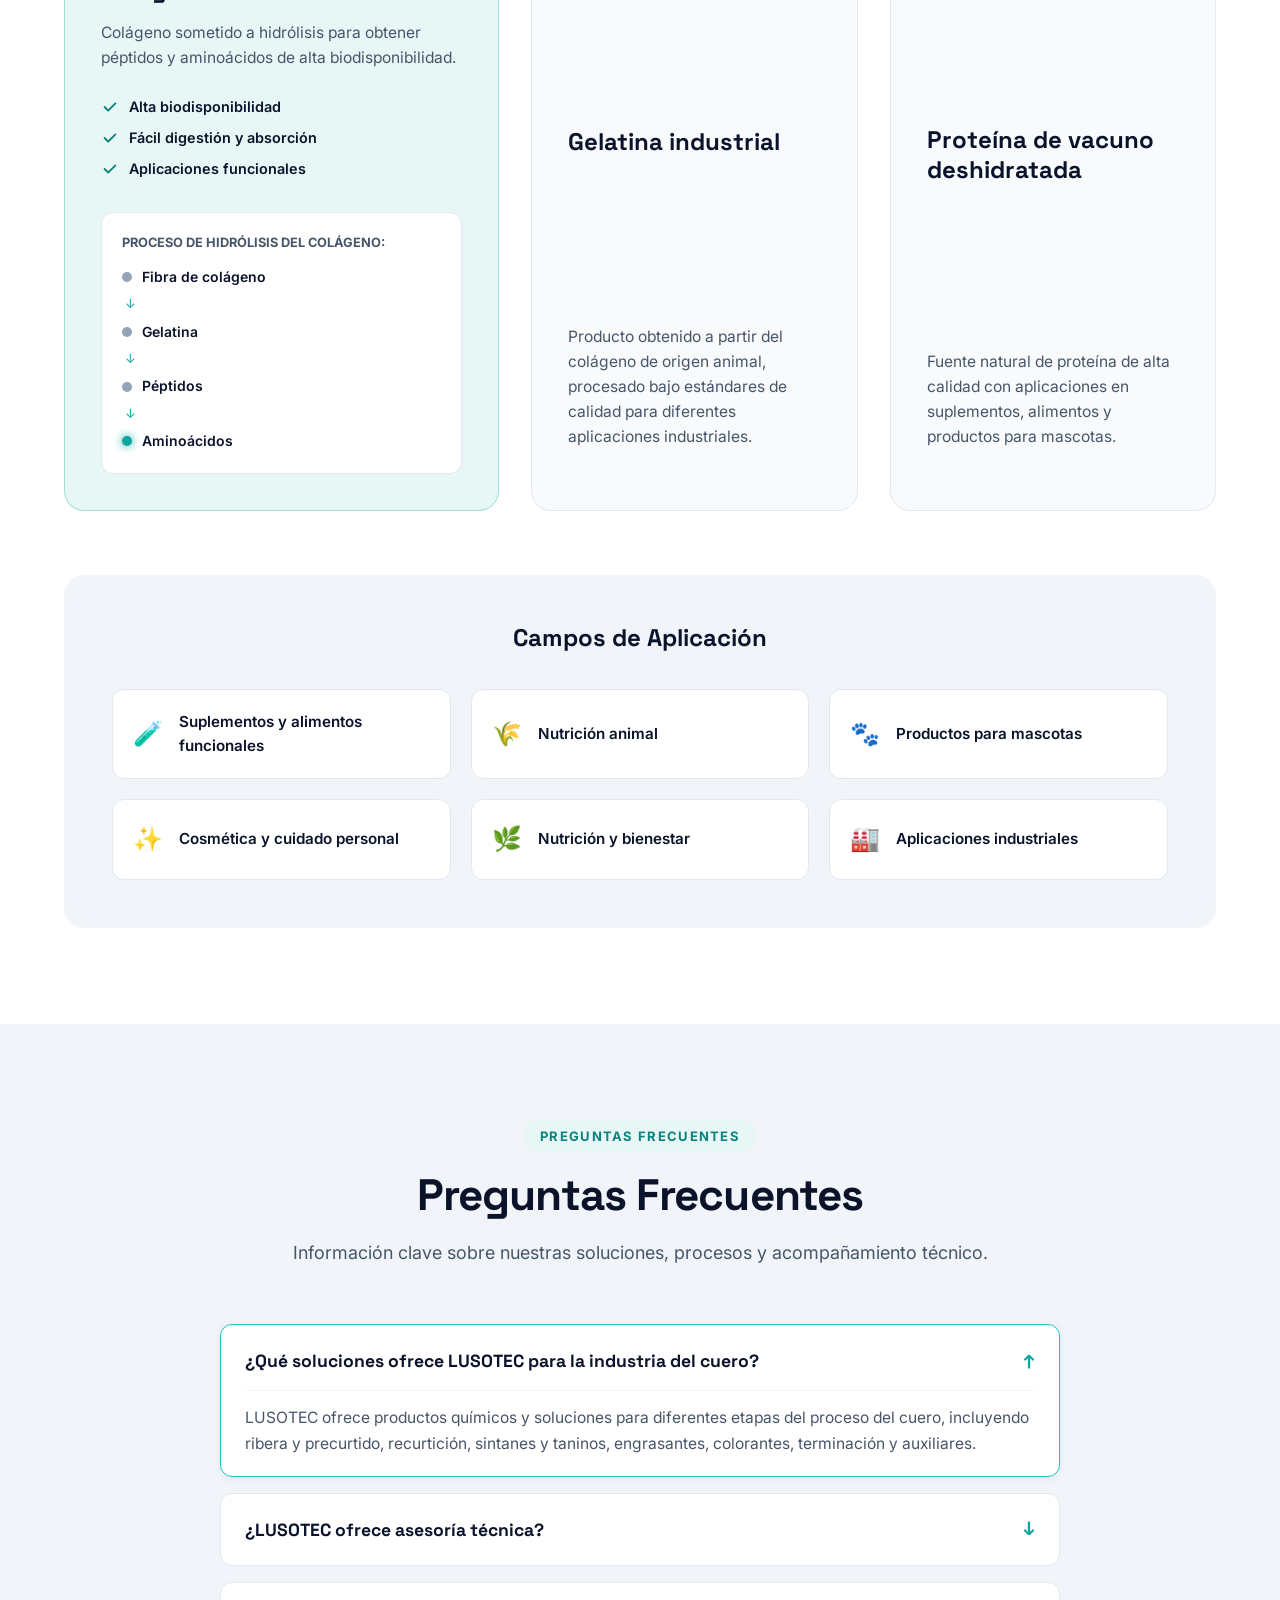
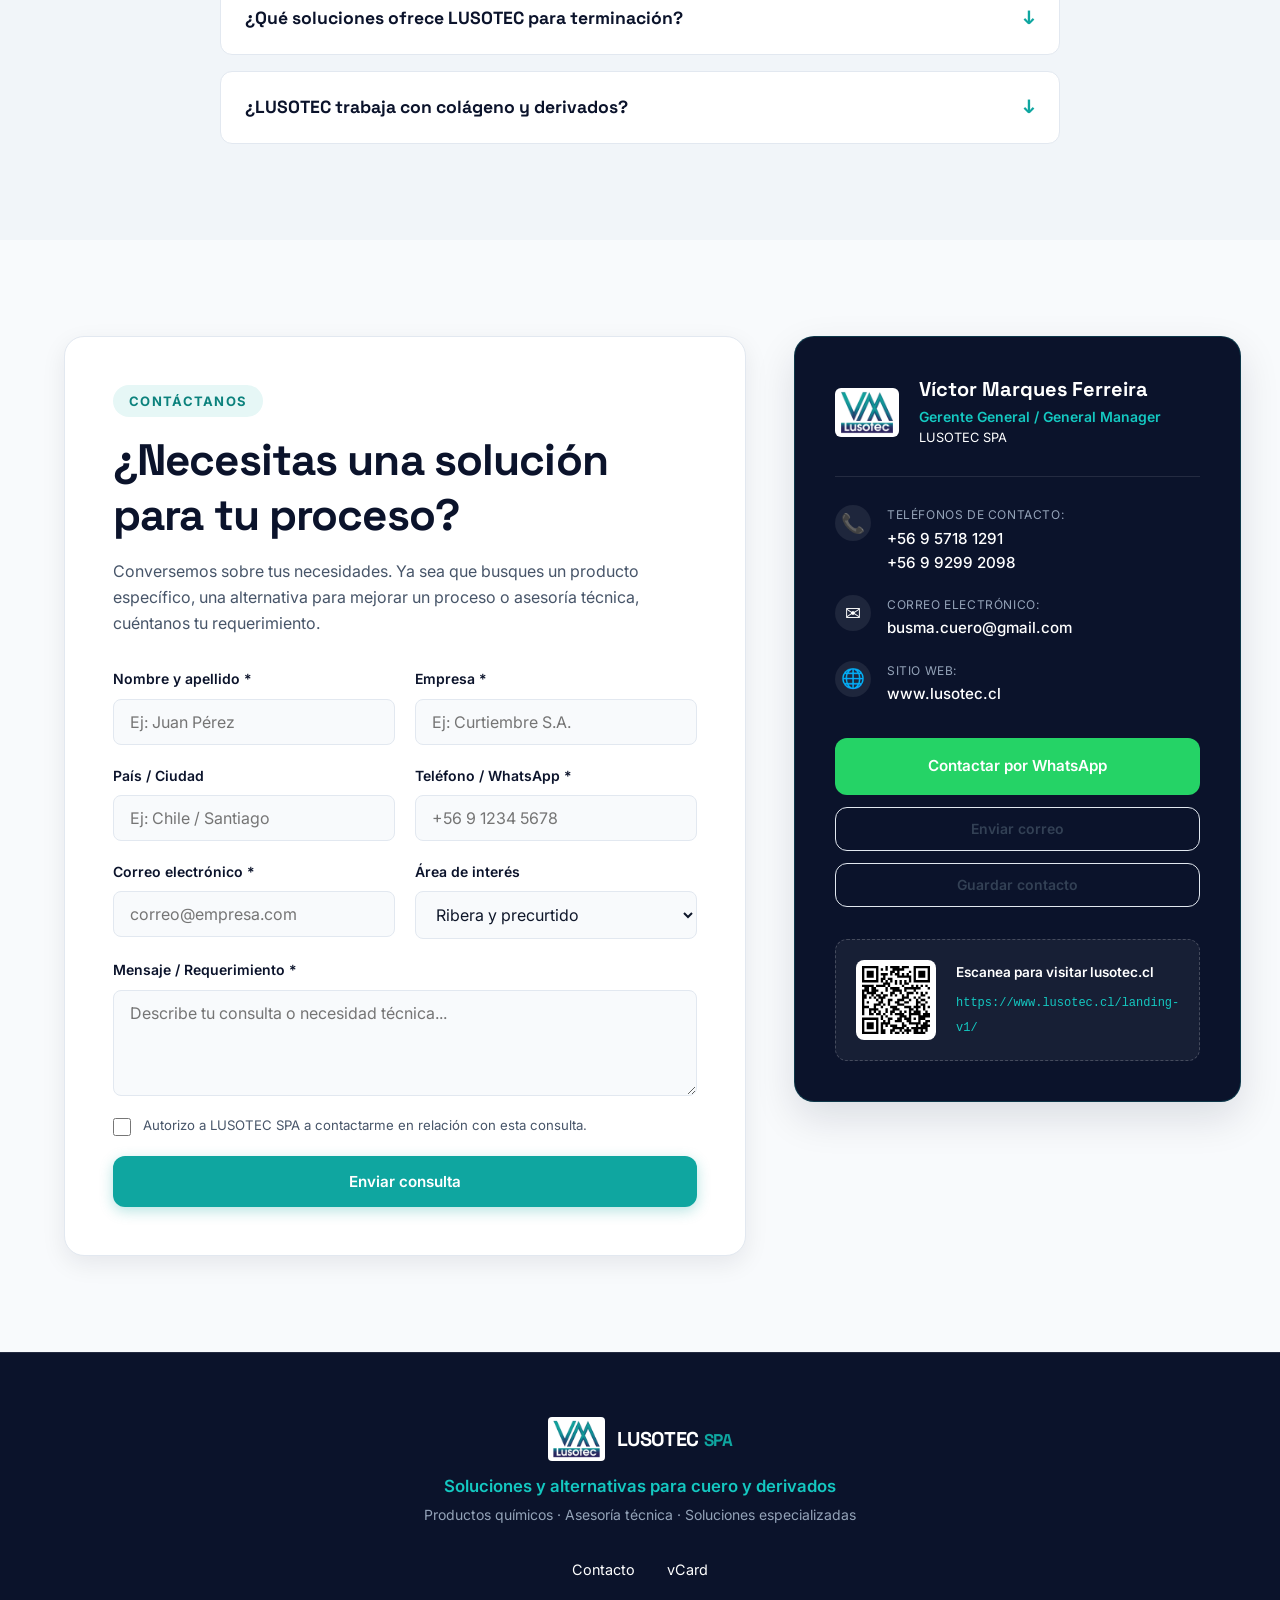
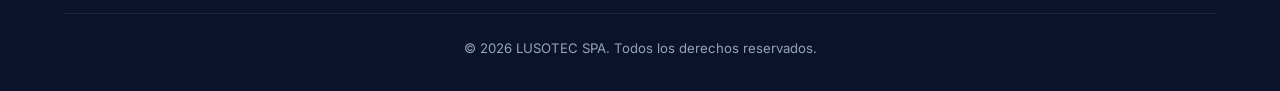
<file: landing-v1/index.html>
<!DOCTYPE html>
<html lang="es">
<head>
    <meta charset="UTF-8">
    <meta name="viewport" content="width=device-width, initial-scale=1.0">
    
    <!-- Title & Meta Description (Español) -->
    <title>LUSOTEC SPA | Productos químicos y asesoría técnica para cuero</title>
    <meta name="description" content="Productos químicos especializados, asesoría técnica y soluciones para la industria del cuero. Conoce las soluciones de LUSOTEC SPA.">
    
    <!-- Robots: Development / Review mode (DO NOT REMOVE UNTIL PRODUCTION DEPLOY) -->
    <meta name="robots" content="noindex, nofollow">
    <link rel="canonical" href="https://www.lusotec.cl/landing-v1/">

    <!-- Hreflang Tags (Desarrollo) -->
    <link rel="alternate" hreflang="es" href="https://www.lusotec.cl/landing-v1/">
    <link rel="alternate" hreflang="en" href="https://www.lusotec.cl/landing-v1/en/">
    <link rel="alternate" hreflang="x-default" href="https://www.lusotec.cl/landing-v1/">

    <!-- Preload Critical Hero Image (LCP Element) -->
    <link rel="preload" as="image" href="assets/leather-bg.webp" type="image/webp">

    <!-- Open Graph Meta Tags (Español) -->
    <meta property="og:title" content="LUSOTEC SPA | Productos químicos y asesoría técnica para cuero">
    <meta property="og:description" content="Productos químicos especializados, asesoría técnica y soluciones para la industria del cuero. Conoce las soluciones de LUSOTEC SPA.">
    <meta property="og:type" content="website">
    <meta property="og:url" content="https://www.lusotec.cl/landing-v1/">
    <meta property="og:image" content="https://www.lusotec.cl/landing-v1/assets/logo-lusotec.jpg">
    <meta property="og:site_name" content="LUSOTEC SPA">
    <meta property="og:locale" content="es_CL">
    <meta property="og:locale:alternate" content="en_US">

    <!-- Twitter Card Meta Tags -->
    <meta name="twitter:card" content="summary_large_image">
    <meta name="twitter:title" content="LUSOTEC SPA | Productos químicos y asesoría técnica para cuero">
    <meta name="twitter:description" content="Productos químicos especializados, asesoría técnica y soluciones para la industria del cuero. Conoce las soluciones de LUSOTEC SPA.">
    <meta name="twitter:image" content="https://www.lusotec.cl/landing-v1/assets/logo-lusotec.jpg">

    <!-- Favicon (Optimized WebP with JPG fallback) -->
    <link rel="icon" type="image/webp" href="assets/logo-lusotec.webp">

    <!-- Fonts & CSS -->
    <link rel="preconnect" href="https://fonts.googleapis.com">
    <link rel="preconnect" href="https://fonts.gstatic.com" crossorigin>
    <link href="https://fonts.googleapis.com/css2?family=Inter:wght@300;400;500;600;700&family=Space+Grotesk:wght@500;600;700;800&display=swap" rel="stylesheet">
    <link rel="stylesheet" href="style.css">

    <!-- Structured Data (JSON-LD) - Organization, WebSite, ContactPoint, FAQPage (Español) -->
    <script type="application/ld+json">
    {
      "@context": "https://schema.org",
      "@graph": [
        {
          "@type": "Organization",
          "@id": "https://www.lusotec.cl/#organization",
          "name": "LUSOTEC SPA",
          "url": "https://www.lusotec.cl/",
          "logo": {
            "@type": "ImageObject",
            "url": "https://www.lusotec.cl/assets/logo-lusotec.jpg"
          },
          "description": "LUSOTEC SPA se especializa en la producción y distribución de productos químicos, asesoría técnica y soluciones para la industria del cuero y el sector del curtido.",
          "address": {
            "@type": "PostalAddress",
            "addressCountry": "CL"
          },
          "contactPoint": {
            "@type": "ContactPoint",
            "contactType": "sales",
            "telephone": "+56957181291",
            "email": "busma.cuero@gmail.com",
            "availableLanguage": ["Spanish", "English"]
          },
          "knowsAbout": [
            "Leather chemicals",
            "Tanning industry",
            "Beamhouse",
            "Pretanning",
            "Retanning",
            "Syntans",
            "Tannins",
            "Fatliquors",
            "Leather dyes",
            "Leather finishing",
            "Acrylics",
            "Polyurethanes",
            "Pigments",
            "Hydrolyzed collagen"
          ]
        },
        {
          "@type": "WebSite",
          "@id": "https://www.lusotec.cl/#website",
          "url": "https://www.lusotec.cl/",
          "name": "LUSOTEC SPA",
          "publisher": {
            "@id": "https://www.lusotec.cl/#organization"
          },
          "inLanguage": "es-CL"
        },
        {
          "@type": "FAQPage",
          "@id": "https://www.lusotec.cl/landing-v1/#faq",
          "inLanguage": "es-CL",
          "mainEntity": [
            {
              "@type": "Question",
              "name": "¿Qué soluciones ofrece LUSOTEC para la industria del cuero?",
              "acceptedAnswer": {
                "@type": "Answer",
                "text": "LUSOTEC ofrece productos químicos y soluciones para diferentes etapas del proceso del cuero, incluyendo ribera y precurtido, recurtición, sintanes y taninos, engrasantes, colorantes, terminación y auxiliares."
              }
            },
            {
              "@type": "Question",
              "name": "¿LUSOTEC ofrece asesoría técnica?",
              "acceptedAnswer": {
                "@type": "Answer",
                "text": "Sí. LUSOTEC complementa su oferta de productos con asesoría técnica y acompañamiento para identificar alternativas adecuadas a las necesidades y procesos de cada cliente."
              }
            },
            {
              "@type": "Question",
              "name": "¿Qué soluciones ofrece LUSOTEC para terminación?",
              "acceptedAnswer": {
                "@type": "Answer",
                "text": "LUSOTEC cuenta con soluciones de terminación que incluyen acrílicos, poliuretanos, auxiliares y pigmentos."
              }
            },
            {
              "@type": "Question",
              "name": "¿LUSOTEC trabaja con colágeno y derivados?",
              "acceptedAnswer": {
                "@type": "Answer",
                "text": "LUSOTEC explora y desarrolla soluciones asociadas al aprovechamiento de materias primas y derivados de origen animal, incluyendo colágeno hidrolizado, gelatina industrial y proteína de vacuno deshidratada."
              }
            }
          ]
        }
      ]
    }
    </script>
</head>
<body>
    <!-- Floating WhatsApp Button -->
    <a href="https://wa.me/56957181291?text=Hola%20V%C3%ADctor%2C%20quisiera%20recibir%20informaci%C3%B3n%20sobre%20las%20soluciones%20de%20Lusotec." 
       class="whatsapp-float" 
       id="whatsapp-float" 
       target="_blank" 
       rel="noopener" 
       aria-label="Contactar por WhatsApp a LUSOTEC SPA">
        <svg class="whatsapp-icon" viewBox="0 0 32 32" fill="currentColor" aria-hidden="true">
            <path d="M16 2a13.9 13.9 0 0 0-11.8 21.3L2 30l6.9-2.2A13.9 13.9 0 1 0 16 2zm0 25.4c-2.3 0-4.5-.6-6.4-1.8l-.5-.3-4.1 1.3 1.3-3.9-.3-.5A11.5 11.5 0 1 1 16 27.4zm6.3-8.6c-.3-.2-2-.9-2.3-1.1-.3-.1-.5-.2-.7.2-.2.3-.9 1.1-1.1 1.3-.2.2-.4.2-.7.1-.3-.1-1.3-.5-2.5-1.5-.9-.8-1.5-1.8-1.7-2.1-.2-.3 0-.5.1-.6.1-.1.3-.4.4-.6.1-.2.2-.3.3-.5.1-.2 0-.4 0-.5s-.7-1.7-1-2.3c-.3-.6-.5-.5-.7-.5h-.6c-.2 0-.5.1-.8.4-.3.3-1.1 1.1-1.1 2.6 0 1.5 1.1 3 1.2 3.2.2.2 2.2 3.4 5.3 4.7.7.3 1.3.5 1.8.7.8.2 1.5.2 2.1.1.7-.1 2-.8 2.3-1.6.3-.8.3-1.5.2-1.6 0-.2-.3-.3-.6-.5z"/>
        </svg>
        <span class="whatsapp-pulse"></span>
    </a>

    <!-- Header Navigation -->
    <header class="header" id="header">
        <div class="container header-container">
            <a href="#hero" class="brand">
                <picture>
                    <source srcset="assets/logo-lusotec.webp" type="image/webp">
                    <img src="assets/logo-lusotec.jpg" alt="LUSOTEC SPA - Productos químicos para la industria del cuero" class="brand-logo" width="160" height="44">
                </picture>
                <span class="brand-title">LUSOTEC <span class="brand-sub">SPA</span></span>
            </a>

            <!-- Desktop Navigation Links -->
            <nav class="nav-desktop" aria-label="Navegación principal">
                <a href="#hero" class="nav-link active">Inicio</a>
                <a href="#sobre-lusotec" class="nav-link">Lusotec</a>
                <a href="#soluciones" class="nav-link">Soluciones</a>
                <a href="#cuero-derivados" class="nav-link">Cuero y derivados</a>
                <a href="#faq" class="nav-link">Preguntas frecuentes</a>
                <a href="#contacto" class="nav-link">Contacto</a>
            </nav>

            <div class="header-actions">
                <!-- Real URL Language Selector ES | EN -->
                <div class="lang-selector">
                    <a href="./" class="lang-btn active" aria-label="Idioma actual: Español">ES</a>
                    <span class="lang-divider" aria-hidden="true">|</span>
                    <a href="en/" class="lang-btn" aria-label="Switch language to English">EN</a>
                </div>

                <!-- Header CTA Button -->
                <a href="#contacto" class="btn btn-primary header-cta">Solicitar asesoría</a>

                <!-- Mobile Hamburger Button -->
                <button class="menu-toggle" id="menu-toggle" aria-label="Abrir menú de navegación">
                    <span></span>
                    <span></span>
                    <span></span>
                </button>
            </div>
        </div>

        <!-- Mobile Drawer Navigation -->
        <div class="nav-mobile" id="nav-mobile">
            <div class="nav-mobile-content">
                <a href="#hero" class="nav-mobile-link" onclick="closeMobileMenu()">Inicio</a>
                <a href="#sobre-lusotec" class="nav-mobile-link" onclick="closeMobileMenu()">Lusotec</a>
                <a href="#soluciones" class="nav-mobile-link" onclick="closeMobileMenu()">Soluciones</a>
                <a href="#cuero-derivados" class="nav-mobile-link" onclick="closeMobileMenu()">Cuero y derivados</a>
                <a href="#faq" class="nav-mobile-link" onclick="closeMobileMenu()">Preguntas frecuentes</a>
                <a href="#contacto" class="nav-mobile-link" onclick="closeMobileMenu()">Contacto</a>
                <div class="mobile-lang">
                    <span>Idioma:</span>
                    <a href="./" class="lang-btn active">Español</a>
                    <a href="en/" class="lang-btn">English</a>
                </div>
                <a href="#contacto" class="btn btn-primary mobile-cta" onclick="closeMobileMenu()">Solicitar asesoría</a>
            </div>
        </div>
    </header>

    <!-- Main Content -->
    <main>
        <!-- Hero Section -->
        <section class="hero" id="hero">
            <div class="hero-bg" style="background-image: url('assets/leather-bg.webp');"></div>
            <div class="hero-overlay"></div>
            <div class="container hero-container">
                <div class="hero-badge">
                    <span class="pulse-dot"></span>
                    <span>LUSOTEC SPA · SOLUCIONES PARA LA INDUSTRIA</span>
                </div>
                <h1 class="hero-title">Soluciones y alternativas para cuero y derivados</h1>
                <p class="hero-text">Productos químicos especializados, asesoría técnica y soluciones orientadas a optimizar procesos, mejorar el rendimiento y garantizar la calidad en la industria del curtido.</p>
                <div class="hero-actions">
                    <a href="#soluciones" class="btn btn-primary btn-lg">Conoce nuestras soluciones</a>
                    <a href="#contacto" class="btn btn-outline btn-lg">Contáctanos</a>
                </div>
            </div>
        </section>

        <!-- Sobre Lusotec Section -->
        <section class="section about-section" id="sobre-lusotec">
            <div class="container">
                <div class="about-grid">
                    <div class="about-content">
                        <span class="section-tag">SOBRE NOSOTROS</span>
                        <h2 class="section-title">Experiencia y conocimiento al servicio de la industria</h2>
                        <div class="about-paragraphs">
                            <p>LUSOTEC SPA se especializa en la producción y distribución de productos químicos, asesoría técnica y soluciones para la industria del cuero y el sector del curtido.</p>
                            <p>Nuestro objetivo es optimizar recursos, mejorar el rendimiento y garantizar la calidad de los productos, atendiendo tanto al mercado nacional como internacional.</p>
                            <p>La empresa nace para responder a la creciente demanda de productos químicos especializados, eficientes y sostenibles, promoviendo la optimización de recursos y la economía circular en la industria del curtido.</p>
                            <p>Contamos con profesionales comprometidos con ofrecer productos de alta calidad y un servicio que supere las expectativas de nuestros clientes.</p>
                        </div>
                    </div>
                    <div class="about-image-wrapper">
                        <picture>
                            <source srcset="assets/lab-bg.webp" type="image/webp">
                            <img src="assets/lab-bg.jpg" alt="Laboratorio de formulación y control de calidad de productos químicos para curtido Lusotec" class="about-img" width="600" height="400" loading="lazy">
                        </picture>
                        <div class="about-img-badge">
                            <span class="badge-number">100%</span>
                            <span class="badge-text">Compromiso con la Calidad & Economía Circular</span>
                        </div>
                    </div>
                </div>

                <!-- Attributes / Values Grid -->
                <div class="values-grid">
                    <div class="value-card">
                        <div class="value-icon">
                            <svg viewBox="0 0 24 24" fill="none" stroke="currentColor" stroke-width="2" aria-hidden="true"><path d="M14.7 6.3a1 1 0 0 0 0 1.4l1.6 1.6a1 1 0 0 0 1.4 0l3.77-3.77a6 6 0 0 1-7.94 7.94l-6.91 6.91a2.12 2.12 0 0 1-3-3l6.91-6.91a6 6 0 0 1 7.94-7.94l-3.76 3.76z"/></svg>
                        </div>
                        <h3 class="value-title">Experiencia técnica</h3>
                        <p class="value-desc">Conocimiento especializado para resolver desafíos técnicos específicos de cada curtiembre.</p>
                    </div>

                    <div class="value-card">
                        <div class="value-icon">
                            <svg viewBox="0 0 24 24" fill="none" stroke="currentColor" stroke-width="2" aria-hidden="true"><path d="M12 22s8-4 8-10V5l-8-3-8 3v7c0 6 8 10 8 10z"/><path d="m9 12 2 2 4-4"/></svg>
                        </div>
                        <h3 class="value-title">Calidad consistente</h3>
                        <p class="value-desc">Estándares rigurosos de formulación y control para garantizar resultados confiables lote a lote.</p>
                    </div>

                    <div class="value-card">
                        <div class="value-icon">
                            <svg viewBox="0 0 24 24" fill="none" stroke="currentColor" stroke-width="2" aria-hidden="true"><path d="M13 2L3 14h9l-1 8 10-12h-9l1-8z"/></svg>
                        </div>
                        <h3 class="value-title">Optimización de recursos</h3>
                        <p class="value-desc">Soluciones diseñadas para reducir costos, tiempos de proceso y maximizar el rendimiento.</p>
                    </div>

                    <div class="value-card">
                        <div class="value-icon">
                            <svg viewBox="0 0 24 24" fill="none" stroke="currentColor" stroke-width="2" aria-hidden="true"><path d="M12 2a10 10 0 1 0 10 10A10 10 0 0 0 12 2zm0 18a8 8 0 1 1 8-8 8 8 0 0 1-8 8z"/><path d="M12 6v6l4 2"/></svg>
                        </div>
                        <h3 class="value-title">Soluciones sostenibles</h3>
                        <p class="value-desc">Promoción de principios de economía circular e insumos respetuosos con el medio ambiente.</p>
                    </div>
                </div>
            </div>
        </section>

        <!-- Soluciones / Productos Section -->
        <section class="section solutions-section" id="soluciones">
            <div class="container">
                <div class="section-header text-center">
                    <span class="section-tag">NUESTRAS SOLUCIONES</span>
                    <h2 class="section-title">Productos para las distintas etapas del proceso</h2>
                    <p class="section-subtitle">Contamos con diferentes familias de productos y soluciones para la industria del cuero.</p>
                </div>

                <div class="categories-grid">
                    <!-- Categoría 1: Ribera y Precurtido -->
                    <div class="category-card">
                        <div class="category-header">
                            <div class="category-num">01</div>
                            <div>
                                <h3 class="category-title">Ribera y precurtido</h3>
                                <span class="category-subtitle">Beamhouse & Pretanning</span>
                            </div>
                        </div>
                        <ul class="category-list">
                            <li>Humectantes</li>
                            <li>Desengrasantes</li>
                            <li>Auxiliares de píquel</li>
                            <li>Basificantes</li>
                            <li>Desencalantes</li>
                            <li>Bactericidas</li>
                            <li>Fungicidas</li>
                            <li>Enzimas</li>
                            <li>Sulfato de cromo</li>
                        </ul>
                        <div class="category-footer">
                            <button onclick="selectCategoryAndScroll('Ribera y precurtido')" class="btn btn-secondary btn-sm">Consultar productos</button>
                        </div>
                    </div>

                    <!-- Categoría 2: Recurtición, Sintanes y Taninos -->
                    <div class="category-card">
                        <div class="category-header">
                            <div class="category-num">02</div>
                            <div>
                                <h3 class="category-title">Recurtición, sintanes y taninos</h3>
                                <span class="category-subtitle">Retanning, Syntans & Tannins</span>
                            </div>
                        </div>
                        <ul class="category-list">
                            <li>Taninos</li>
                            <li>Sintanes</li>
                            <li>Agentes dispersantes</li>
                            <li>Auxiliares de taninos</li>
                            <li>Neutralizantes</li>
                            <li>Resinas acrílicas</li>
                            <li>Agentes de relleno</li>
                            <li>Polifosfatos</li>
                        </ul>
                        <div class="category-footer">
                            <button onclick="selectCategoryAndScroll('Recurtición, sintanes y taninos')" class="btn btn-secondary btn-sm">Consultar productos</button>
                        </div>
                    </div>

                    <!-- Categoría 3: Engrasantes -->
                    <div class="category-card">
                        <div class="category-header">
                            <div class="category-num">03</div>
                            <div>
                                <h3 class="category-title">Engrasantes</h3>
                                <span class="category-subtitle">Fatliquors</span>
                            </div>
                        </div>
                        <ul class="category-list">
                            <li>Engrasantes aniónicos</li>
                            <li>Engrasantes sintéticos</li>
                            <li>Engrasantes sulfatados</li>
                            <li>Engrasantes sulfitados</li>
                            <li>Engrasantes fosfóricos</li>
                            <li>Engrasantes con lecitina</li>
                            <li>Engrasantes con lanolina</li>
                            <li>Engrasantes vegetales</li>
                            <li>Engrasantes resistentes al agua</li>
                        </ul>
                        <div class="category-footer">
                            <button onclick="selectCategoryAndScroll('Engrasantes')" class="btn btn-secondary btn-sm">Consultar productos</button>
                        </div>
                    </div>

                    <!-- Categoría 4: Colorantes -->
                    <div class="category-card">
                        <div class="category-header">
                            <div class="category-num">04</div>
                            <div>
                                <h3 class="category-title">Colorantes</h3>
                                <span class="category-subtitle">Dyes</span>
                            </div>
                        </div>
                        <ul class="category-list">
                            <li>Colorantes ácidos en polvo</li>
                            <li>Colorantes líquidos</li>
                            <li>Colorantes complejo metálico</li>
                        </ul>
                        <div class="category-footer">
                            <button onclick="selectCategoryAndScroll('Colorantes')" class="btn btn-secondary btn-sm">Consultar productos</button>
                        </div>
                    </div>

                    <!-- Categoría 5: Terminación y Auxiliares -->
                    <div class="category-card">
                        <div class="category-header">
                            <div class="category-num">05</div>
                            <div>
                                <h3 class="category-title">Terminación y auxiliares</h3>
                                <span class="category-subtitle">Finishing & Auxiliaries</span>
                            </div>
                        </div>
                        <ul class="category-list">
                            <li>Acrílicos</li>
                            <li>Poliuretanos</li>
                            <li>Auxiliares</li>
                            <li>Pigmentos</li>
                        </ul>
                        <div class="category-footer">
                            <button onclick="selectCategoryAndScroll('Terminación y auxiliares')" class="btn btn-secondary btn-sm">Consultar productos</button>
                        </div>
                    </div>
                </div>
            </div>
        </section>

        <!-- Asesoría Técnica Section -->
        <section class="section advice-section" id="asesoria-tecnica">
            <div class="container">
                <div class="advice-card-wrapper">
                    <div class="advice-main">
                        <span class="section-tag section-tag-teal">VALOR AGREGADO</span>
                        <h2 class="advice-title">No se trata solamente de suministrar un producto</h2>
                        <p class="advice-lead">Cada proceso, materia prima y resultado esperado presenta desafíos diferentes.</p>
                        <p class="advice-desc">Por eso, LUSOTEC complementa su oferta de productos con asesoría técnica y acompañamiento para identificar alternativas adecuadas a las necesidades de cada cliente.</p>
                        <a href="#contacto" class="btn btn-primary btn-lg advice-cta">Solicitar asesoría</a>
                    </div>

                    <div class="advice-pillars-grid">
                        <div class="pillar-card">
                            <div class="pillar-num">01</div>
                            <h3 class="pillar-title">Optimización de recursos</h3>
                            <p class="pillar-text">Buscamos soluciones que contribuyan a procesos más eficientes.</p>
                        </div>
                        <div class="pillar-card">
                            <div class="pillar-num">02</div>
                            <h3 class="pillar-title">Rendimiento y calidad</h3>
                            <p class="pillar-text">Productos y alternativas orientados a obtener resultados consistentes.</p>
                        </div>
                        <div class="pillar-card">
                            <div class="pillar-num">03</div>
                            <h3 class="pillar-title">Acompañamiento técnico</h3>
                            <p class="pillar-text">Atención directa para entender cada necesidad y recomendar soluciones.</p>
                        </div>
                        <div class="pillar-card">
                            <div class="pillar-num">04</div>
                            <h3 class="pillar-title">Soluciones sostenibles</h3>
                            <p class="pillar-text">Promovemos la optimización de recursos y alternativas alineadas con una industria más eficiente y sostenible.</p>
                        </div>
                    </div>
                </div>
            </div>
        </section>

        <!-- Cuero y Derivados Section -->
        <section class="section derivatives-section" id="cuero-derivados">
            <div class="container">
                <div class="section-header text-center">
                    <span class="section-tag">DERIVADOS DE ORIGEN ANIMAL</span>
                    <h2 class="section-title">Nuevas alternativas y aplicaciones</h2>
                    <p class="section-subtitle">Nuestra experiencia en la industria nos permite explorar y desarrollar soluciones asociadas al aprovechamiento de materias primas y derivados de origen animal.</p>
                </div>

                <!-- Products Grid: Colágeno, Gelatina, Proteína -->
                <div class="derivatives-products-grid">
                    <!-- Colágeno Hidrolizado -->
                    <div class="derivative-card featured-derivative">
                        <div class="derivative-content">
                            <div class="derivative-badge">PROTEÍNAS & PÉPTIDOS</div>
                            <h3 class="derivative-title">Colágeno hidrolizado</h3>
                            <p class="derivative-text">Colágeno sometido a hidrólisis para obtener péptidos y aminoácidos de alta biodisponibilidad.</p>
                            <ul class="derivative-attributes">
                                <li>
                                    <svg class="check-icon" viewBox="0 0 20 20" fill="currentColor" aria-hidden="true"><path fill-rule="evenodd" d="M16.707 5.293a1 1 0 010 1.414l-8 8a1 1 0 01-1.414 0l-4-4a1 1 0 011.414-1.414L8 12.586l7.293-7.293a1 1 0 011.414 0z" clip-rule="evenodd"/></svg>
                                    <span>Alta biodisponibilidad</span>
                                </li>
                                <li>
                                    <svg class="check-icon" viewBox="0 0 20 20" fill="currentColor" aria-hidden="true"><path fill-rule="evenodd" d="M16.707 5.293a1 1 0 010 1.414l-8 8a1 1 0 01-1.414 0l-4-4a1 1 0 011.414-1.414L8 12.586l7.293-7.293a1 1 0 011.414 0z" clip-rule="evenodd"/></svg>
                                    <span>Fácil digestión y absorción</span>
                                </li>
                                <li>
                                    <svg class="check-icon" viewBox="0 0 20 20" fill="currentColor" aria-hidden="true"><path fill-rule="evenodd" d="M16.707 5.293a1 1 0 010 1.414l-8 8a1 1 0 01-1.414 0l-4-4a1 1 0 011.414-1.414L8 12.586l7.293-7.293a1 1 0 011.414 0z" clip-rule="evenodd"/></svg>
                                    <span>Aplicaciones funcionales</span>
                                </li>
                            </ul>
                        </div>
                        
                        <!-- Visual Hydrolysis Process Flow -->
                        <div class="process-flow-container">
                            <span class="process-flow-title">Proceso de Hidrólisis del Colágeno:</span>
                            <div class="process-steps">
                                <div class="process-step">
                                    <span class="step-dot"></span>
                                    <span class="step-label">Fibra de colágeno</span>
                                </div>
                                <div class="step-arrow" aria-hidden="true">↓</div>
                                <div class="process-step">
                                    <span class="step-dot"></span>
                                    <span class="step-label">Gelatina</span>
                                </div>
                                <div class="step-arrow" aria-hidden="true">↓</div>
                                <div class="process-step">
                                    <span class="step-dot"></span>
                                    <span class="step-label">Péptidos</span>
                                </div>
                                <div class="step-arrow" aria-hidden="true">↓</div>
                                <div class="process-step">
                                    <span class="step-dot active-step"></span>
                                    <span class="step-label">Aminoácidos</span>
                                </div>
                            </div>
                        </div>
                    </div>

                    <!-- Gelatina Industrial -->
                    <div class="derivative-card">
                        <div class="derivative-badge">USO INDUSTRIAL</div>
                        <h3 class="derivative-title">Gelatina industrial</h3>
                        <p class="derivative-text">Producto obtenido a partir del colágeno de origen animal, procesado bajo estándares de calidad para diferentes aplicaciones industriales.</p>
                    </div>

                    <!-- Proteína de Vacuno Deshidratada -->
                    <div class="derivative-card">
                        <div class="derivative-badge">NUTRICIÓN & ALIMENTACIÓN</div>
                        <h3 class="derivative-title">Proteína de vacuno deshidratada</h3>
                        <p class="derivative-text">Fuente natural de proteína de alta calidad con aplicaciones en suplementos, alimentos y productos para mascotas.</p>
                    </div>
                </div>

                <!-- Applications Grid -->
                <div class="applications-wrapper">
                    <h3 class="applications-heading text-center">Campos de Aplicación</h3>
                    <div class="applications-grid">
                        <div class="app-card">
                            <div class="app-icon" aria-hidden="true">🧪</div>
                            <span class="app-title">Suplementos y alimentos funcionales</span>
                        </div>
                        <div class="app-card">
                            <div class="app-icon" aria-hidden="true">🌾</div>
                            <span class="app-title">Nutrición animal</span>
                        </div>
                        <div class="app-card">
                            <div class="app-icon" aria-hidden="true">🐾</div>
                            <span class="app-title">Productos para mascotas</span>
                        </div>
                        <div class="app-card">
                            <div class="app-icon" aria-hidden="true">✨</div>
                            <span class="app-title">Cosmética y cuidado personal</span>
                        </div>
                        <div class="app-card">
                            <div class="app-icon" aria-hidden="true">🌿</div>
                            <span class="app-title">Nutrición y bienestar</span>
                        </div>
                        <div class="app-card">
                            <div class="app-icon" aria-hidden="true">🏭</div>
                            <span class="app-title">Aplicaciones industriales</span>
                        </div>
                    </div>
                </div>
            </div>
        </section>

        <!-- FAQ Section -->
        <section class="section faq-section" id="faq">
            <div class="container">
                <div class="section-header text-center">
                    <span class="section-tag">PREGUNTAS FRECUENTES</span>
                    <h2 class="section-title">Preguntas Frecuentes</h2>
                    <p class="section-subtitle">Información clave sobre nuestras soluciones, procesos y acompañamiento técnico.</p>
                </div>

                <div class="faq-accordion">
                    <!-- FAQ 1 -->
                    <details class="faq-item" open>
                        <summary class="faq-question">
                            <span>¿Qué soluciones ofrece LUSOTEC para la industria del cuero?</span>
                            <span class="faq-arrow" aria-hidden="true">↓</span>
                        </summary>
                        <div class="faq-answer">
                            <p>LUSOTEC ofrece productos químicos y soluciones para diferentes etapas del proceso del cuero, incluyendo ribera y precurtido, recurtición, sintanes y taninos, engrasantes, colorantes, terminación y auxiliares.</p>
                        </div>
                    </details>

                    <!-- FAQ 2 -->
                    <details class="faq-item">
                        <summary class="faq-question">
                            <span>¿LUSOTEC ofrece asesoría técnica?</span>
                            <span class="faq-arrow" aria-hidden="true">↓</span>
                        </summary>
                        <div class="faq-answer">
                            <p>Sí. LUSOTEC complementa su oferta de productos con asesoría técnica y acompañamiento para identificar alternativas adecuadas a las necesidades y procesos de cada cliente.</p>
                        </div>
                    </details>

                    <!-- FAQ 3 -->
                    <details class="faq-item">
                        <summary class="faq-question">
                            <span>¿Qué soluciones ofrece LUSOTEC para terminación?</span>
                            <span class="faq-arrow" aria-hidden="true">↓</span>
                        </summary>
                        <div class="faq-answer">
                            <p>LUSOTEC cuenta con soluciones de terminación que incluyen acrílicos, poliuretanos, auxiliares y pigmentos.</p>
                        </div>
                    </details>

                    <!-- FAQ 4 -->
                    <details class="faq-item">
                        <summary class="faq-question">
                            <span>¿LUSOTEC trabaja con colágeno y derivados?</span>
                            <span class="faq-arrow" aria-hidden="true">↓</span>
                        </summary>
                        <div class="faq-answer">
                            <p>LUSOTEC explora y desarrolla soluciones asociadas al aprovechamiento de materias primas y derivados de origen animal, incluyendo colágeno hidrolizado, gelatina industrial y proteína de vacuno deshidratada.</p>
                        </div>
                    </details>
                </div>
            </div>
        </section>

        <!-- Formulario de Contacto & Datos Directos -->
        <section class="section contact-section" id="contacto">
            <div class="container">
                <div class="contact-grid">
                    <!-- Form Side -->
                    <div class="contact-form-wrapper">
                        <span class="section-tag">CONTÁCTANOS</span>
                        <h2 class="section-title">¿Necesitas una solución para tu proceso?</h2>
                        <p class="contact-subtitle">Conversemos sobre tus necesidades. Ya sea que busques un producto específico, una alternativa para mejorar un proceso o asesoría técnica, cuéntanos tu requerimiento.</p>

                        <!-- Contact Form (Español) -->
                        <form id="lusotec-contact-form" class="lusotec-form" onsubmit="handleFormSubmit(event)">
                            <div class="form-row">
                                <div class="form-group">
                                    <label for="nombre">Nombre y apellido *</label>
                                    <input type="text" id="nombre" name="nombre" required placeholder="Ej: Juan Pérez">
                                </div>
                                <div class="form-group">
                                    <label for="empresa">Empresa *</label>
                                    <input type="text" id="empresa" name="empresa" required placeholder="Ej: Curtiembre S.A.">
                                </div>
                            </div>

                            <div class="form-row">
                                <div class="form-group">
                                    <label for="pais_ciudad">País / Ciudad</label>
                                    <input type="text" id="pais_ciudad" name="pais_ciudad" placeholder="Ej: Chile / Santiago">
                                </div>
                                <div class="form-group">
                                    <label for="telefono">Teléfono / WhatsApp *</label>
                                    <input type="tel" id="telefono" name="telefono" required placeholder="+56 9 1234 5678">
                                </div>
                            </div>

                            <div class="form-row">
                                <div class="form-group">
                                    <label for="email">Correo electrónico *</label>
                                    <input type="email" id="email" name="email" required placeholder="correo@empresa.com">
                                </div>
                                <div class="form-group">
                                    <label for="area_interes">Área de interés</label>
                                    <select id="area_interes" name="area_interes">
                                        <option value="Ribera y precurtido">Ribera y precurtido</option>
                                        <option value="Recurtición, sintanes y taninos">Recurtición, sintanes y taninos</option>
                                        <option value="Engrasantes">Engrasantes</option>
                                        <option value="Colorantes">Colorantes</option>
                                        <option value="Terminación y auxiliares">Terminación y auxiliares</option>
                                        <option value="Colágeno y derivados">Colágeno y derivados</option>
                                        <option value="Asesoría técnica">Asesoría técnica</option>
                                        <option value="Otro">Otro</option>
                                    </select>
                                </div>
                            </div>

                            <div class="form-group">
                                <label for="mensaje">Mensaje / Requerimiento *</label>
                                <textarea id="mensaje" name="mensaje" rows="4" required placeholder="Describe tu consulta o necesidad técnica..."></textarea>
                            </div>

                            <div class="form-group checkbox-group">
                                <input type="checkbox" id="consentimiento" name="consentimiento" required>
                                <label for="consentimiento">Autorizo a LUSOTEC SPA a contactarme en relación con esta consulta.</label>
                            </div>

                            <button type="submit" class="btn btn-primary btn-block" id="form-submit-btn">Enviar consulta</button>
                            <div id="form-status" class="form-status-msg"></div>
                        </form>
                    </div>

                    <!-- Contact Details Side -->
                    <div class="contact-info-wrapper">
                        <div class="contact-card">
                            <div class="contact-card-header">
                                <picture>
                                    <source srcset="assets/logo-lusotec.webp" type="image/webp">
                                    <img src="assets/logo-lusotec.jpg" alt="LUSOTEC SPA - Víctor Marques Ferreira" class="contact-logo" width="64" height="64">
                                </picture>
                                <div>
                                    <h3 class="contact-person-name">Víctor Marques Ferreira</h3>
                                    <p class="contact-person-title">Gerente General / General Manager</p>
                                    <p class="contact-company-name">LUSOTEC SPA</p>
                                </div>
                            </div>

                            <div class="contact-details-list">
                                <div class="detail-item">
                                    <span class="detail-icon" aria-hidden="true">📞</span>
                                    <div>
                                        <span class="detail-label">Teléfonos de contacto:</span>
                                        <a href="tel:+56957181291" class="detail-link">+56 9 5718 1291</a>
                                        <a href="tel:+56992992098" class="detail-link">+56 9 9299 2098</a>
                                    </div>
                                </div>

                                <div class="detail-item">
                                    <span class="detail-icon" aria-hidden="true">✉️</span>
                                    <div>
                                        <span class="detail-label">Correo electrónico:</span>
                                        <a href="mailto:busma.cuero@gmail.com?subject=Consulta%20Lusotec" class="detail-link">busma.cuero@gmail.com</a>
                                    </div>
                                </div>

                                <div class="detail-item">
                                    <span class="detail-icon" aria-hidden="true">🌐</span>
                                    <div>
                                        <span class="detail-label">Sitio web:</span>
                                        <a href="https://www.lusotec.cl" target="_blank" rel="noopener" class="detail-link">www.lusotec.cl</a>
                                    </div>
                                </div>
                            </div>

                            <div class="contact-actions-grid">
                                <a href="https://wa.me/56957181291?text=Hola%20V%C3%ADctor%2C%20quisiera%20recibir%20informaci%C3%B3n%20sobre%20las%20soluciones%20de%20Lusotec." 
                                   target="_blank" 
                                   rel="noopener"
                                   class="btn btn-whatsapp">
                                    Contactar por WhatsApp
                                </a>
                                <a href="mailto:busma.cuero@gmail.com?subject=Consulta%20Lusotec" 
                                   class="btn btn-outline-sm">
                                    Enviar correo
                                </a>
                                <a href="vcard-victor.vcf" 
                                   download="Victor_Marques_Lusotec.vcf" 
                                   class="btn btn-outline-sm">
                                    Guardar contacto
                                </a>
                            </div>

                            <!-- Real Scannable QR Code Block -->
                            <div class="qr-block">
                                <div class="qr-canvas-container" id="qr-container">
                                    <img src="assets/qr-lusotec.svg" alt="Código QR escaneable para visitar lusotec.cl/landing-v1/" width="80" height="80">
                                </div>
                                <div class="qr-info">
                                    <span class="qr-title">Escanea para visitar lusotec.cl</span>
                                    <span class="qr-url">https://www.lusotec.cl/landing-v1/</span>
                                </div>
                            </div>
                        </div>
                    </div>
                </div>
            </div>
        </section>
    </main>

    <!-- Footer -->
    <footer class="footer">
        <div class="container footer-container">
            <div class="footer-brand">
                <a href="#hero" class="brand">
                    <picture>
                        <source srcset="assets/logo-lusotec.webp" type="image/webp">
                        <img src="assets/logo-lusotec.jpg" alt="LUSOTEC SPA" class="brand-logo" width="160" height="44">
                    </picture>
                    <span class="brand-title">LUSOTEC <span class="brand-sub">SPA</span></span>
                </a>
                <p class="footer-tagline">Soluciones y alternativas para cuero y derivados</p>
                <p class="footer-subtagline">Productos químicos · Asesoría técnica · Soluciones especializadas</p>
            </div>

            <div class="footer-links">
                <a href="#contacto">Contacto</a>
                <a href="vcard-victor.vcf" download>vCard</a>
            </div>

            <div class="footer-copy">
                <p>&copy; 2026 LUSOTEC SPA. Todos los derechos reservados.</p>
            </div>
        </div>
    </footer>

    <!-- JavaScript -->
    <script src="script.js"></script>
</body>
</html>
</file>
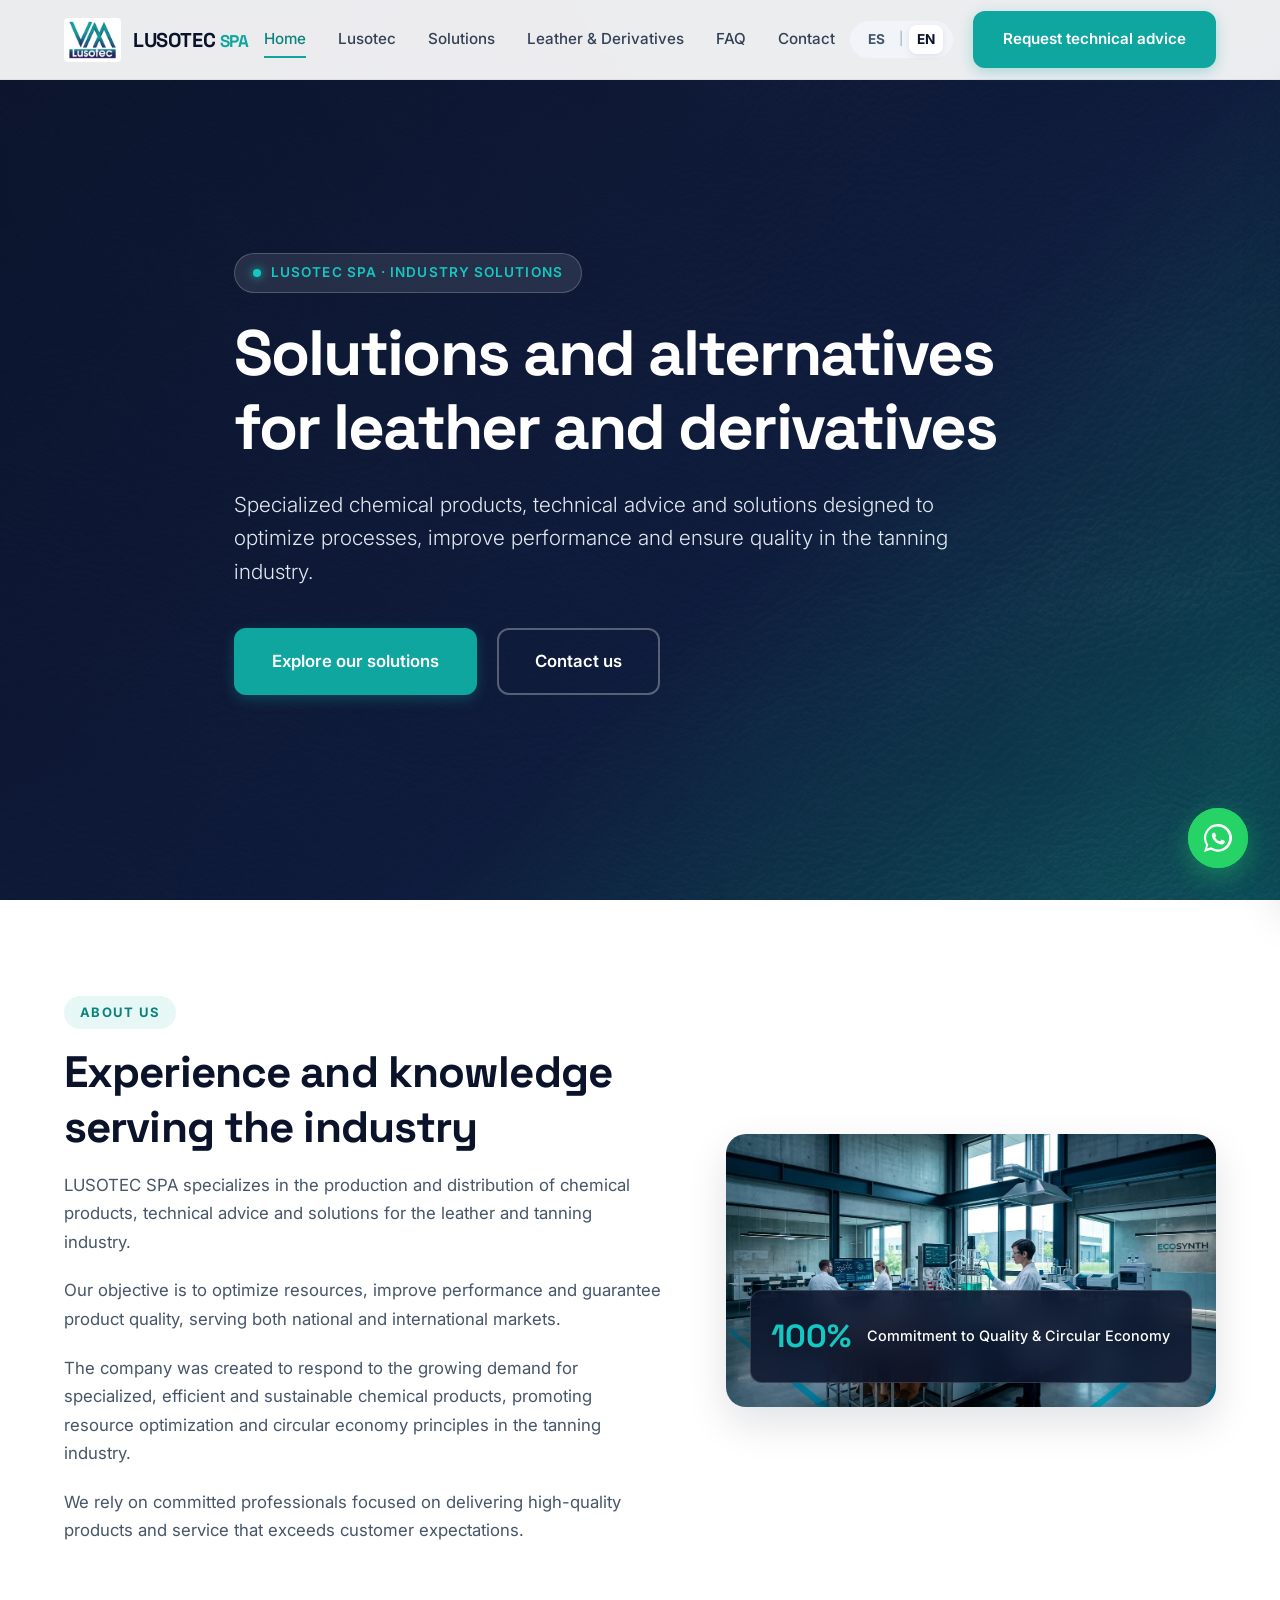
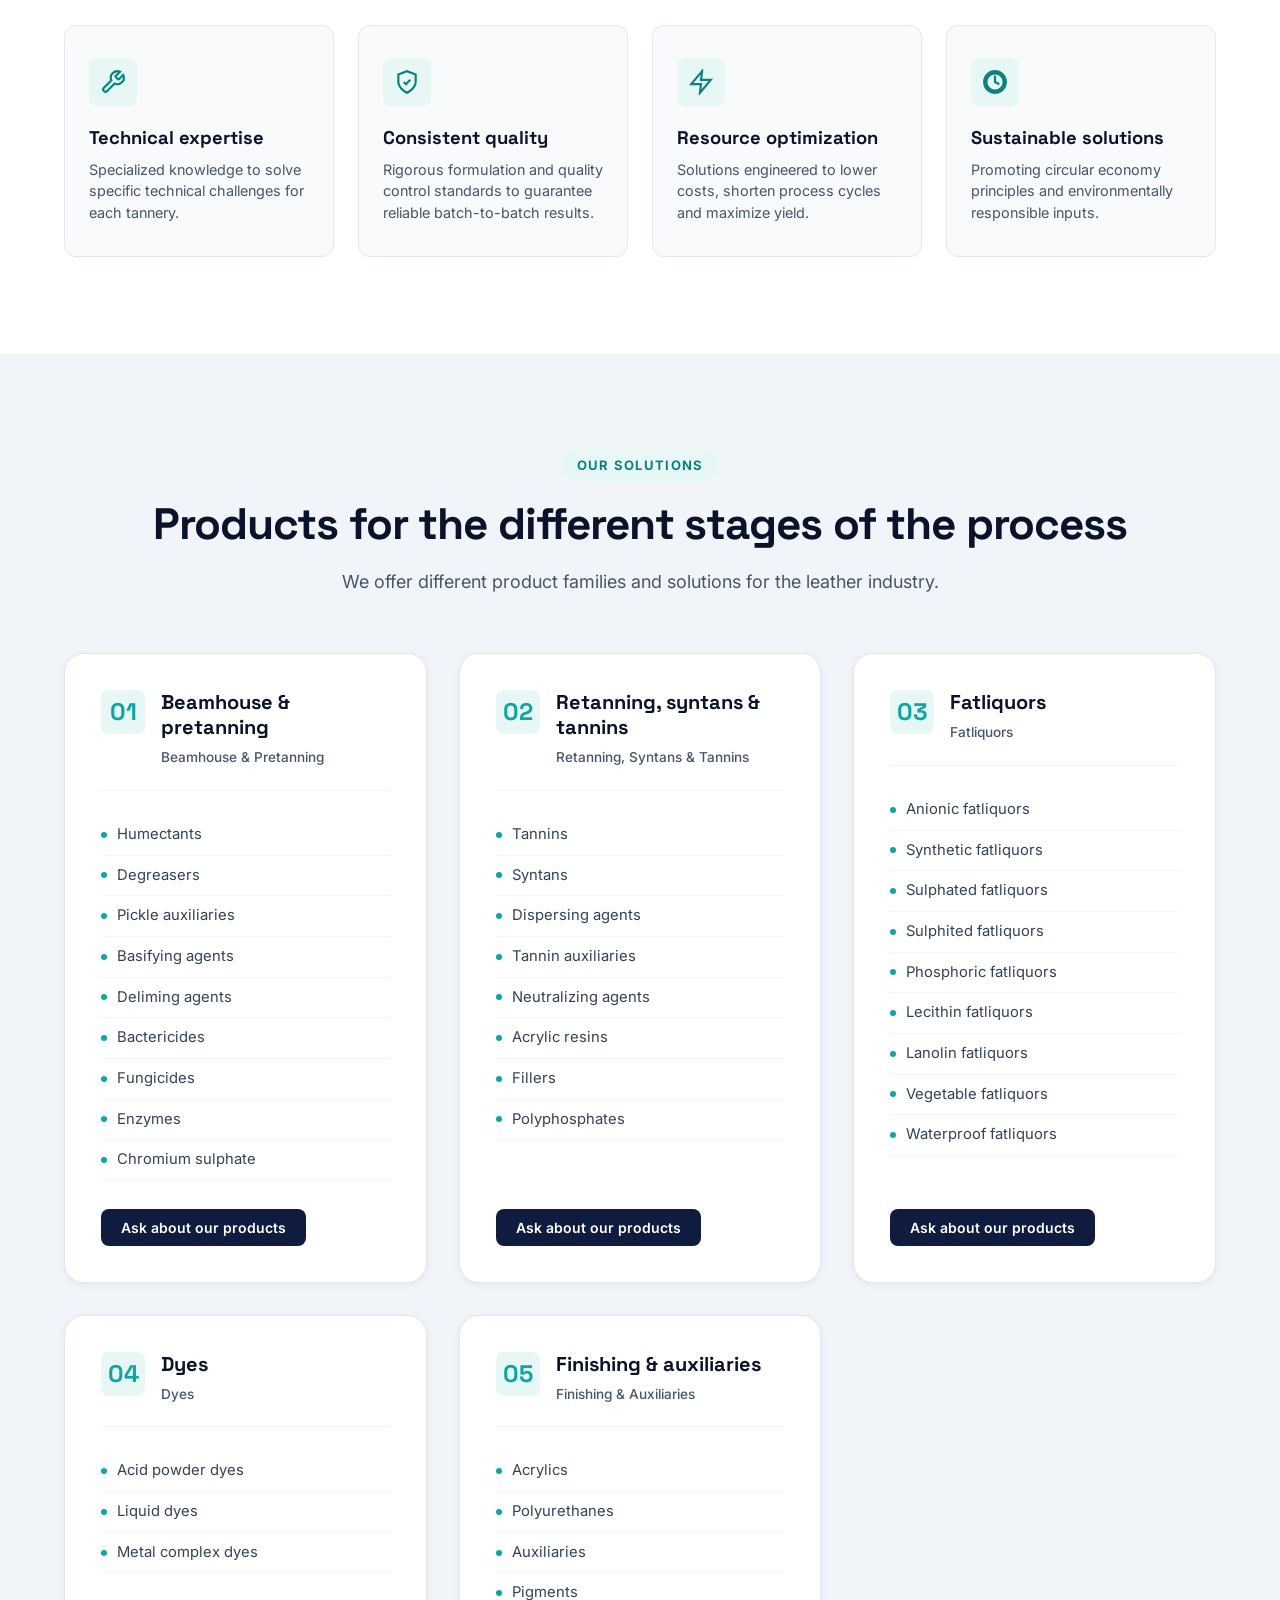
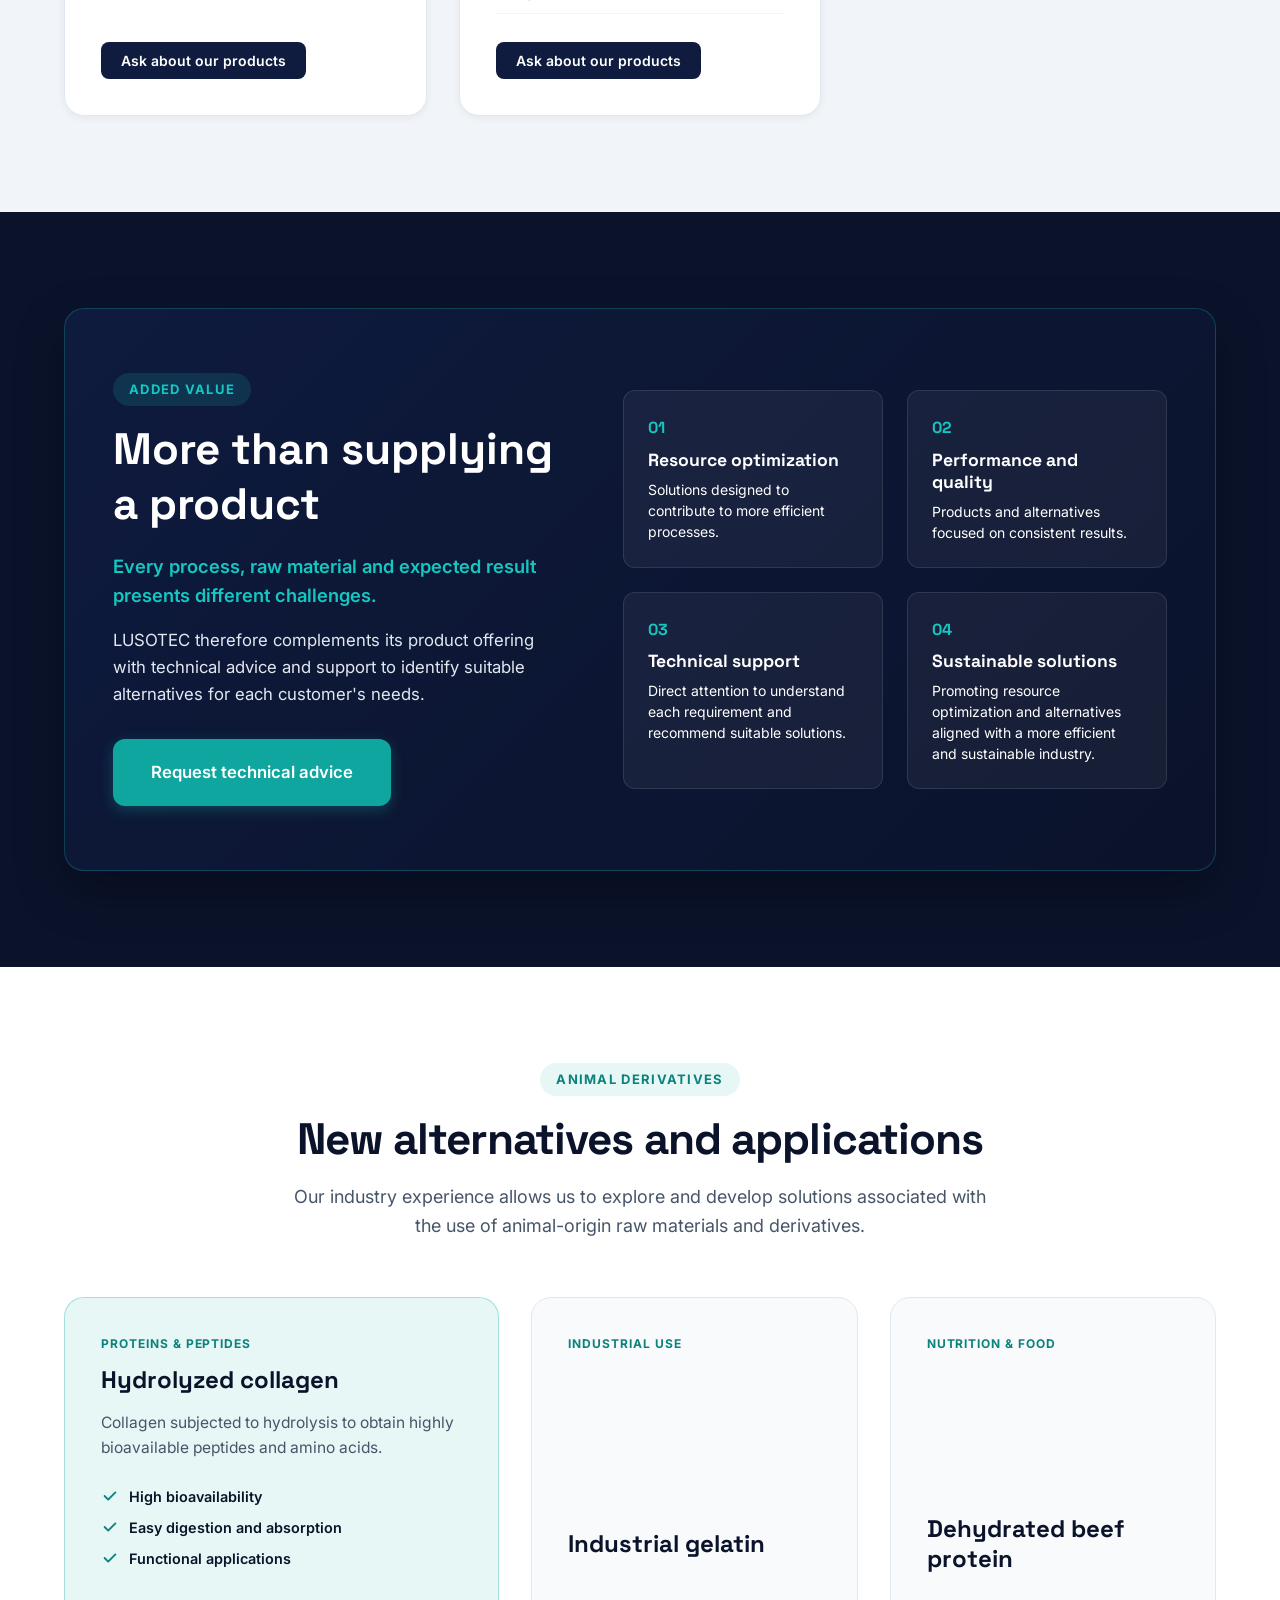
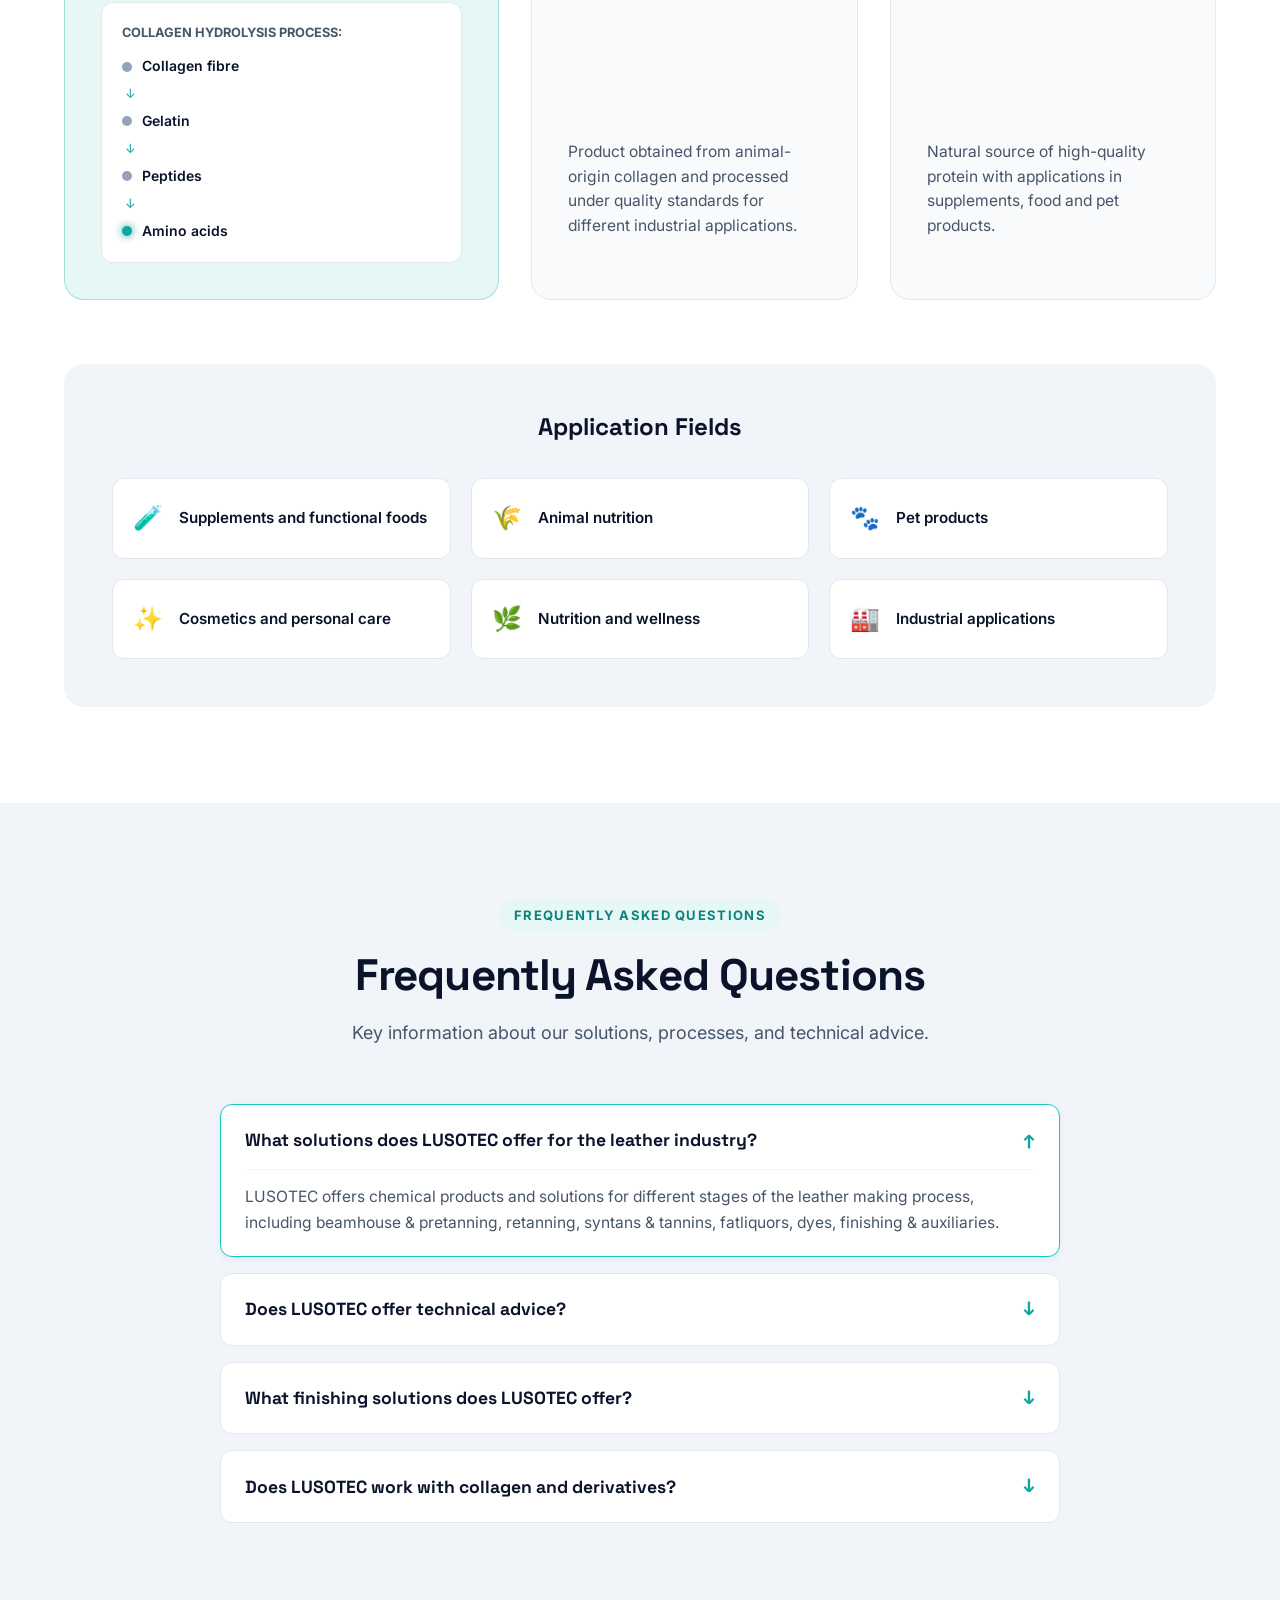
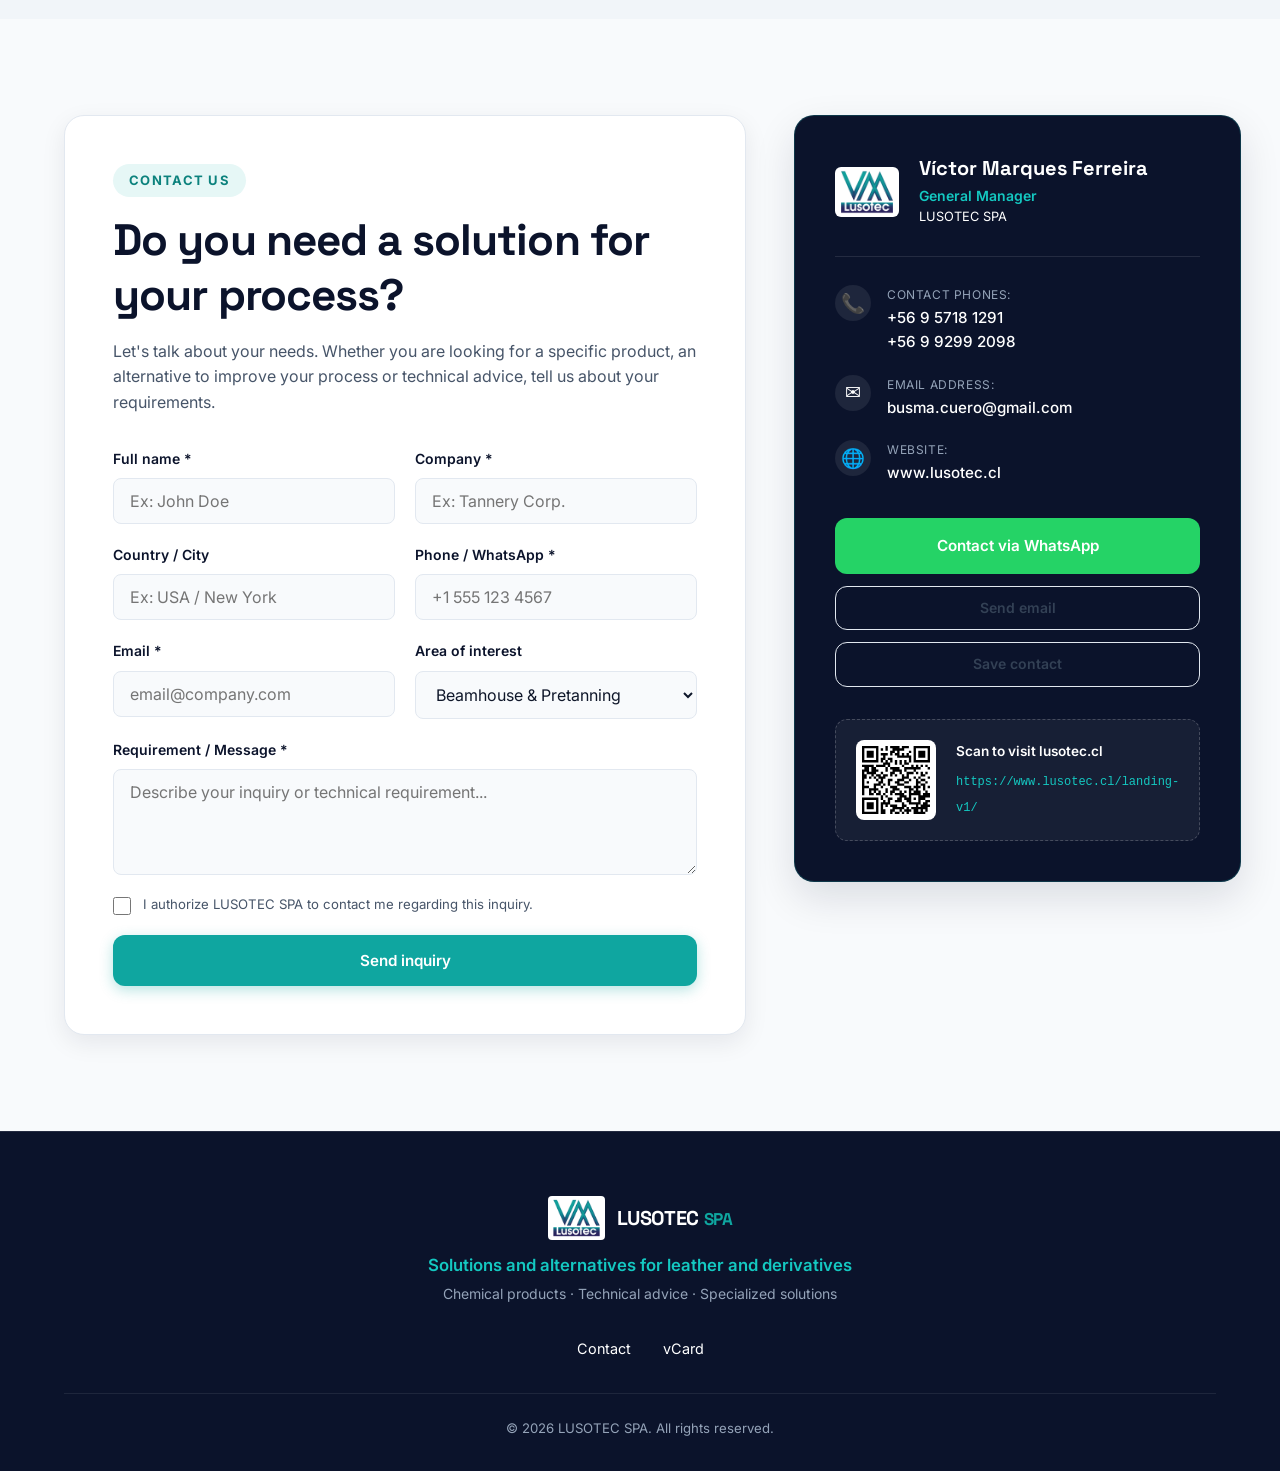
<file: landing-v1/en/index.html>
<!DOCTYPE html>
<html lang="en">
<head>
    <meta charset="UTF-8">
    <meta name="viewport" content="width=device-width, initial-scale=1.0">
    
    <!-- Title & Meta Description (English) -->
    <title>LUSOTEC SPA | Chemical Products & Technical Advice for Leather</title>
    <meta name="description" content="Specialized chemical products, technical advice and solutions for the leather industry. Discover LUSOTEC SPA solutions.">
    
    <!-- Robots: Development / Review mode (DO NOT REMOVE UNTIL PRODUCTION DEPLOY) -->
    <meta name="robots" content="noindex, nofollow">
    <link rel="canonical" href="https://www.lusotec.cl/landing-v1/en/">

    <!-- Hreflang Tags (Development) -->
    <link rel="alternate" hreflang="es" href="https://www.lusotec.cl/landing-v1/">
    <link rel="alternate" hreflang="en" href="https://www.lusotec.cl/landing-v1/en/">
    <link rel="alternate" hreflang="x-default" href="https://www.lusotec.cl/landing-v1/">

    <!-- Preload Critical Hero Image (LCP Element) -->
    <link rel="preload" as="image" href="../assets/leather-bg.webp" type="image/webp">

    <!-- Open Graph Meta Tags (English) -->
    <meta property="og:title" content="LUSOTEC SPA | Chemical Products & Technical Advice for Leather">
    <meta property="og:description" content="Specialized chemical products, technical advice and solutions for the leather industry. Discover LUSOTEC SPA solutions.">
    <meta property="og:type" content="website">
    <meta property="og:url" content="https://www.lusotec.cl/landing-v1/en/">
    <meta property="og:image" content="https://www.lusotec.cl/landing-v1/assets/logo-lusotec.jpg">
    <meta property="og:site_name" content="LUSOTEC SPA">
    <meta property="og:locale" content="en_US">
    <meta property="og:locale:alternate" content="es_CL">

    <!-- Twitter Card Meta Tags -->
    <meta name="twitter:card" content="summary_large_image">
    <meta name="twitter:title" content="LUSOTEC SPA | Chemical Products & Technical Advice for Leather">
    <meta name="twitter:description" content="Specialized chemical products, technical advice and solutions for the leather industry. Discover LUSOTEC SPA solutions.">
    <meta name="twitter:image" content="https://www.lusotec.cl/landing-v1/assets/logo-lusotec.jpg">

    <!-- Favicon (Optimized WebP with JPG fallback) -->
    <link rel="icon" type="image/webp" href="../assets/logo-lusotec.webp">

    <!-- Fonts & CSS -->
    <link rel="preconnect" href="https://fonts.googleapis.com">
    <link rel="preconnect" href="https://fonts.gstatic.com" crossorigin>
    <link href="https://fonts.googleapis.com/css2?family=Inter:wght@300;400;500;600;700&family=Space+Grotesk:wght@500;600;700;800&display=swap" rel="stylesheet">
    <link rel="stylesheet" href="../style.css">

    <!-- Structured Data (JSON-LD) - Organization, WebSite, ContactPoint, FAQPage (English) -->
    <script type="application/ld+json">
    {
      "@context": "https://schema.org",
      "@graph": [
        {
          "@type": "Organization",
          "@id": "https://www.lusotec.cl/#organization",
          "name": "LUSOTEC SPA",
          "url": "https://www.lusotec.cl/",
          "logo": {
            "@type": "ImageObject",
            "url": "https://www.lusotec.cl/assets/logo-lusotec.jpg"
          },
          "description": "LUSOTEC SPA specializes in the production and distribution of chemical products, technical advice and solutions for the leather and tanning industry.",
          "address": {
            "@type": "PostalAddress",
            "addressCountry": "CL"
          },
          "contactPoint": {
            "@type": "ContactPoint",
            "contactType": "sales",
            "telephone": "+56957181291",
            "email": "busma.cuero@gmail.com",
            "availableLanguage": ["Spanish", "English"]
          },
          "knowsAbout": [
            "Leather chemicals",
            "Tanning industry",
            "Beamhouse",
            "Pretanning",
            "Retanning",
            "Syntans",
            "Tannins",
            "Fatliquors",
            "Leather dyes",
            "Leather finishing",
            "Acrylics",
            "Polyurethanes",
            "Pigments",
            "Hydrolyzed collagen"
          ]
        },
        {
          "@type": "WebSite",
          "@id": "https://www.lusotec.cl/#website",
          "url": "https://www.lusotec.cl/",
          "name": "LUSOTEC SPA",
          "publisher": {
            "@id": "https://www.lusotec.cl/#organization"
          },
          "inLanguage": "en-US"
        },
        {
          "@type": "FAQPage",
          "@id": "https://www.lusotec.cl/landing-v1/en/#faq",
          "inLanguage": "en-US",
          "mainEntity": [
            {
              "@type": "Question",
              "name": "What solutions does LUSOTEC offer for the leather industry?",
              "acceptedAnswer": {
                "@type": "Answer",
                "text": "LUSOTEC offers chemical products and solutions for different stages of the leather making process, including beamhouse & pretanning, retanning, syntans & tannins, fatliquors, dyes, finishing & auxiliaries."
              }
            },
            {
              "@type": "Question",
              "name": "Does LUSOTEC offer technical advice?",
              "acceptedAnswer": {
                "@type": "Answer",
                "text": "Yes. LUSOTEC complements its product offering with technical advice and support to identify suitable alternatives for each customer's needs and processes."
              }
            },
            {
              "@type": "Question",
              "name": "What finishing solutions does LUSOTEC offer?",
              "acceptedAnswer": {
                "@type": "Answer",
                "text": "LUSOTEC provides finishing solutions that include acrylics, polyurethanes, auxiliaries, and pigments."
              }
            },
            {
              "@type": "Question",
              "name": "Does LUSOTEC work with collagen and derivatives?",
              "acceptedAnswer": {
                "@type": "Answer",
                "text": "LUSOTEC explores and develops solutions associated with animal-origin raw materials and derivatives, including hydrolyzed collagen, industrial gelatin, and dehydrated beef protein."
              }
            }
          ]
        }
      ]
    }
    </script>
</head>
<body>
    <!-- Floating WhatsApp Button -->
    <a href="https://wa.me/56957181291?text=Hello%20Victor%2C%20I%20would%20like%20to%20receive%20information%20about%20Lusotec%20solutions." 
       class="whatsapp-float" 
       id="whatsapp-float" 
       target="_blank" 
       rel="noopener" 
       aria-label="Contact LUSOTEC SPA on WhatsApp">
        <svg class="whatsapp-icon" viewBox="0 0 32 32" fill="currentColor" aria-hidden="true">
            <path d="M16 2a13.9 13.9 0 0 0-11.8 21.3L2 30l6.9-2.2A13.9 13.9 0 1 0 16 2zm0 25.4c-2.3 0-4.5-.6-6.4-1.8l-.5-.3-4.1 1.3 1.3-3.9-.3-.5A11.5 11.5 0 1 1 16 27.4zm6.3-8.6c-.3-.2-2-.9-2.3-1.1-.3-.1-.5-.2-.7.2-.2.3-.9 1.1-1.1 1.3-.2.2-.4.2-.7.1-.3-.1-1.3-.5-2.5-1.5-.9-.8-1.5-1.8-1.7-2.1-.2-.3 0-.5.1-.6.1-.1.3-.4.4-.6.1-.2.2-.3.3-.5.1-.2 0-.4 0-.5s-.7-1.7-1-2.3c-.3-.6-.5-.5-.7-.5h-.6c-.2 0-.5.1-.8.4-.3.3-1.1 1.1-1.1 2.6 0 1.5 1.1 3 1.2 3.2.2.2 2.2 3.4 5.3 4.7.7.3 1.3.5 1.8.7.8.2 1.5.2 2.1.1.7-.1 2-.8 2.3-1.6.3-.8.3-1.5.2-1.6 0-.2-.3-.3-.6-.5z"/>
        </svg>
        <span class="whatsapp-pulse"></span>
    </a>

    <!-- Header Navigation -->
    <header class="header" id="header">
        <div class="container header-container">
            <a href="#hero" class="brand">
                <picture>
                    <source srcset="../assets/logo-lusotec.webp" type="image/webp">
                    <img src="../assets/logo-lusotec.jpg" alt="LUSOTEC SPA - Chemical products for the leather industry" class="brand-logo" width="160" height="44">
                </picture>
                <span class="brand-title">LUSOTEC <span class="brand-sub">SPA</span></span>
            </a>

            <!-- Desktop Navigation Links -->
            <nav class="nav-desktop" aria-label="Main navigation">
                <a href="#hero" class="nav-link active">Home</a>
                <a href="#sobre-lusotec" class="nav-link">Lusotec</a>
                <a href="#soluciones" class="nav-link">Solutions</a>
                <a href="#cuero-derivados" class="nav-link">Leather & Derivatives</a>
                <a href="#faq" class="nav-link">FAQ</a>
                <a href="#contacto" class="nav-link">Contact</a>
            </nav>

            <div class="header-actions">
                <!-- Real URL Language Selector ES | EN -->
                <div class="lang-selector">
                    <a href="../" class="lang-btn" aria-label="Cambiar idioma a Español">ES</a>
                    <span class="lang-divider" aria-hidden="true">|</span>
                    <a href="./" class="lang-btn active" aria-label="Current language: English">EN</a>
                </div>

                <!-- Header CTA Button -->
                <a href="#contacto" class="btn btn-primary header-cta">Request technical advice</a>

                <!-- Mobile Hamburger Button -->
                <button class="menu-toggle" id="menu-toggle" aria-label="Open navigation menu">
                    <span></span>
                    <span></span>
                    <span></span>
                </button>
            </div>
        </div>

        <!-- Mobile Drawer Navigation -->
        <div class="nav-mobile" id="nav-mobile">
            <div class="nav-mobile-content">
                <a href="#hero" class="nav-mobile-link" onclick="closeMobileMenu()">Home</a>
                <a href="#sobre-lusotec" class="nav-mobile-link" onclick="closeMobileMenu()">Lusotec</a>
                <a href="#soluciones" class="nav-mobile-link" onclick="closeMobileMenu()">Solutions</a>
                <a href="#cuero-derivados" class="nav-mobile-link" onclick="closeMobileMenu()">Leather & Derivatives</a>
                <a href="#faq" class="nav-mobile-link" onclick="closeMobileMenu()">FAQ</a>
                <a href="#contacto" class="nav-mobile-link" onclick="closeMobileMenu()">Contact</a>
                <div class="mobile-lang">
                    <span>Language:</span>
                    <a href="../" class="lang-btn">Español</a>
                    <a href="./" class="lang-btn active">English</a>
                </div>
                <a href="#contacto" class="btn btn-primary mobile-cta" onclick="closeMobileMenu()">Request technical advice</a>
            </div>
        </div>
    </header>

    <!-- Main Content -->
    <main>
        <!-- Hero Section -->
        <section class="hero" id="hero">
            <div class="hero-bg" style="background-image: url('../assets/leather-bg.webp');"></div>
            <div class="hero-overlay"></div>
            <div class="container hero-container">
                <div class="hero-badge">
                    <span class="pulse-dot"></span>
                    <span>LUSOTEC SPA · INDUSTRY SOLUTIONS</span>
                </div>
                <h1 class="hero-title">Solutions and alternatives for leather and derivatives</h1>
                <p class="hero-text">Specialized chemical products, technical advice and solutions designed to optimize processes, improve performance and ensure quality in the tanning industry.</p>
                <div class="hero-actions">
                    <a href="#soluciones" class="btn btn-primary btn-lg">Explore our solutions</a>
                    <a href="#contacto" class="btn btn-outline btn-lg">Contact us</a>
                </div>
            </div>
        </section>

        <!-- About Lusotec Section -->
        <section class="section about-section" id="sobre-lusotec">
            <div class="container">
                <div class="about-grid">
                    <div class="about-content">
                        <span class="section-tag">ABOUT US</span>
                        <h2 class="section-title">Experience and knowledge serving the industry</h2>
                        <div class="about-paragraphs">
                            <p>LUSOTEC SPA specializes in the production and distribution of chemical products, technical advice and solutions for the leather and tanning industry.</p>
                            <p>Our objective is to optimize resources, improve performance and guarantee product quality, serving both national and international markets.</p>
                            <p>The company was created to respond to the growing demand for specialized, efficient and sustainable chemical products, promoting resource optimization and circular economy principles in the tanning industry.</p>
                            <p>We rely on committed professionals focused on delivering high-quality products and service that exceeds customer expectations.</p>
                        </div>
                    </div>
                    <div class="about-image-wrapper">
                        <picture>
                            <source srcset="../assets/lab-bg.webp" type="image/webp">
                            <img src="../assets/lab-bg.jpg" alt="Lusotec chemical product formulation and quality control laboratory" class="about-img" width="600" height="400" loading="lazy">
                        </picture>
                        <div class="about-img-badge">
                            <span class="badge-number">100%</span>
                            <span class="badge-text">Commitment to Quality & Circular Economy</span>
                        </div>
                    </div>
                </div>

                <!-- Attributes / Values Grid -->
                <div class="values-grid">
                    <div class="value-card">
                        <div class="value-icon">
                            <svg viewBox="0 0 24 24" fill="none" stroke="currentColor" stroke-width="2" aria-hidden="true"><path d="M14.7 6.3a1 1 0 0 0 0 1.4l1.6 1.6a1 1 0 0 0 1.4 0l3.77-3.77a6 6 0 0 1-7.94 7.94l-6.91 6.91a2.12 2.12 0 0 1-3-3l6.91-6.91a6 6 0 0 1 7.94-7.94l-3.76 3.76z"/></svg>
                        </div>
                        <h3 class="value-title">Technical expertise</h3>
                        <p class="value-desc">Specialized knowledge to solve specific technical challenges for each tannery.</p>
                    </div>

                    <div class="value-card">
                        <div class="value-icon">
                            <svg viewBox="0 0 24 24" fill="none" stroke="currentColor" stroke-width="2" aria-hidden="true"><path d="M12 22s8-4 8-10V5l-8-3-8 3v7c0 6 8 10 8 10z"/><path d="m9 12 2 2 4-4"/></svg>
                        </div>
                        <h3 class="value-title">Consistent quality</h3>
                        <p class="value-desc">Rigorous formulation and quality control standards to guarantee reliable batch-to-batch results.</p>
                    </div>

                    <div class="value-card">
                        <div class="value-icon">
                            <svg viewBox="0 0 24 24" fill="none" stroke="currentColor" stroke-width="2" aria-hidden="true"><path d="M13 2L3 14h9l-1 8 10-12h-9l1-8z"/></svg>
                        </div>
                        <h3 class="value-title">Resource optimization</h3>
                        <p class="value-desc">Solutions engineered to lower costs, shorten process cycles and maximize yield.</p>
                    </div>

                    <div class="value-card">
                        <div class="value-icon">
                            <svg viewBox="0 0 24 24" fill="none" stroke="currentColor" stroke-width="2" aria-hidden="true"><path d="M12 2a10 10 0 1 0 10 10A10 10 0 0 0 12 2zm0 18a8 8 0 1 1 8-8 8 8 0 0 1-8 8z"/><path d="M12 6v6l4 2"/></svg>
                        </div>
                        <h3 class="value-title">Sustainable solutions</h3>
                        <p class="value-desc">Promoting circular economy principles and environmentally responsible inputs.</p>
                    </div>
                </div>
            </div>
        </section>

        <!-- Solutions / Products Section -->
        <section class="section solutions-section" id="soluciones">
            <div class="container">
                <div class="section-header text-center">
                    <span class="section-tag">OUR SOLUTIONS</span>
                    <h2 class="section-title">Products for the different stages of the process</h2>
                    <p class="section-subtitle">We offer different product families and solutions for the leather industry.</p>
                </div>

                <div class="categories-grid">
                    <!-- Category 1: Beamhouse & Pretanning -->
                    <div class="category-card">
                        <div class="category-header">
                            <div class="category-num">01</div>
                            <div>
                                <h3 class="category-title">Beamhouse & pretanning</h3>
                                <span class="category-subtitle">Beamhouse & Pretanning</span>
                            </div>
                        </div>
                        <ul class="category-list">
                            <li>Humectants</li>
                            <li>Degreasers</li>
                            <li>Pickle auxiliaries</li>
                            <li>Basifying agents</li>
                            <li>Deliming agents</li>
                            <li>Bactericides</li>
                            <li>Fungicides</li>
                            <li>Enzymes</li>
                            <li>Chromium sulphate</li>
                        </ul>
                        <div class="category-footer">
                            <button onclick="selectCategoryAndScroll('Beamhouse & Pretanning')" class="btn btn-secondary btn-sm">Ask about our products</button>
                        </div>
                    </div>

                    <!-- Category 2: Retanning, Syntans & Tannins -->
                    <div class="category-card">
                        <div class="category-header">
                            <div class="category-num">02</div>
                            <div>
                                <h3 class="category-title">Retanning, syntans & tannins</h3>
                                <span class="category-subtitle">Retanning, Syntans & Tannins</span>
                            </div>
                        </div>
                        <ul class="category-list">
                            <li>Tannins</li>
                            <li>Syntans</li>
                            <li>Dispersing agents</li>
                            <li>Tannin auxiliaries</li>
                            <li>Neutralizing agents</li>
                            <li>Acrylic resins</li>
                            <li>Fillers</li>
                            <li>Polyphosphates</li>
                        </ul>
                        <div class="category-footer">
                            <button onclick="selectCategoryAndScroll('Retanning, Syntans & Tannins')" class="btn btn-secondary btn-sm">Ask about our products</button>
                        </div>
                    </div>

                    <!-- Category 3: Fatliquors -->
                    <div class="category-card">
                        <div class="category-header">
                            <div class="category-num">03</div>
                            <div>
                                <h3 class="category-title">Fatliquors</h3>
                                <span class="category-subtitle">Fatliquors</span>
                            </div>
                        </div>
                        <ul class="category-list">
                            <li>Anionic fatliquors</li>
                            <li>Synthetic fatliquors</li>
                            <li>Sulphated fatliquors</li>
                            <li>Sulphited fatliquors</li>
                            <li>Phosphoric fatliquors</li>
                            <li>Lecithin fatliquors</li>
                            <li>Lanolin fatliquors</li>
                            <li>Vegetable fatliquors</li>
                            <li>Waterproof fatliquors</li>
                        </ul>
                        <div class="category-footer">
                            <button onclick="selectCategoryAndScroll('Fatliquors')" class="btn btn-secondary btn-sm">Ask about our products</button>
                        </div>
                    </div>

                    <!-- Category 4: Dyes -->
                    <div class="category-card">
                        <div class="category-header">
                            <div class="category-num">04</div>
                            <div>
                                <h3 class="category-title">Dyes</h3>
                                <span class="category-subtitle">Dyes</span>
                            </div>
                        </div>
                        <ul class="category-list">
                            <li>Acid powder dyes</li>
                            <li>Liquid dyes</li>
                            <li>Metal complex dyes</li>
                        </ul>
                        <div class="category-footer">
                            <button onclick="selectCategoryAndScroll('Dyes')" class="btn btn-secondary btn-sm">Ask about our products</button>
                        </div>
                    </div>

                    <!-- Category 5: Finishing & Auxiliaries -->
                    <div class="category-card">
                        <div class="category-header">
                            <div class="category-num">05</div>
                            <div>
                                <h3 class="category-title">Finishing & auxiliaries</h3>
                                <span class="category-subtitle">Finishing & Auxiliaries</span>
                            </div>
                        </div>
                        <ul class="category-list">
                            <li>Acrylics</li>
                            <li>Polyurethanes</li>
                            <li>Auxiliaries</li>
                            <li>Pigments</li>
                        </ul>
                        <div class="category-footer">
                            <button onclick="selectCategoryAndScroll('Finishing & Auxiliaries')" class="btn btn-secondary btn-sm">Ask about our products</button>
                        </div>
                    </div>
                </div>
            </div>
        </section>

        <!-- Technical Advice Section -->
        <section class="section advice-section" id="asesoria-tecnica">
            <div class="container">
                <div class="advice-card-wrapper">
                    <div class="advice-main">
                        <span class="section-tag section-tag-teal">ADDED VALUE</span>
                        <h2 class="advice-title">More than supplying a product</h2>
                        <p class="advice-lead">Every process, raw material and expected result presents different challenges.</p>
                        <p class="advice-desc">LUSOTEC therefore complements its product offering with technical advice and support to identify suitable alternatives for each customer's needs.</p>
                        <a href="#contacto" class="btn btn-primary btn-lg advice-cta">Request technical advice</a>
                    </div>

                    <div class="advice-pillars-grid">
                        <div class="pillar-card">
                            <div class="pillar-num">01</div>
                            <h3 class="pillar-title">Resource optimization</h3>
                            <p class="pillar-text">Solutions designed to contribute to more efficient processes.</p>
                        </div>
                        <div class="pillar-card">
                            <div class="pillar-num">02</div>
                            <h3 class="pillar-title">Performance and quality</h3>
                            <p class="pillar-text">Products and alternatives focused on consistent results.</p>
                        </div>
                        <div class="pillar-card">
                            <div class="pillar-num">03</div>
                            <h3 class="pillar-title">Technical support</h3>
                            <p class="pillar-text">Direct attention to understand each requirement and recommend suitable solutions.</p>
                        </div>
                        <div class="pillar-card">
                            <div class="pillar-num">04</div>
                            <h3 class="pillar-title">Sustainable solutions</h3>
                            <p class="pillar-text">Promoting resource optimization and alternatives aligned with a more efficient and sustainable industry.</p>
                        </div>
                    </div>
                </div>
            </div>
        </section>

        <!-- Leather & Derivatives Section -->
        <section class="section derivatives-section" id="cuero-derivados">
            <div class="container">
                <div class="section-header text-center">
                    <span class="section-tag">ANIMAL DERIVATIVES</span>
                    <h2 class="section-title">New alternatives and applications</h2>
                    <p class="section-subtitle">Our industry experience allows us to explore and develop solutions associated with the use of animal-origin raw materials and derivatives.</p>
                </div>

                <!-- Products Grid: Collagen, Gelatin, Protein -->
                <div class="derivatives-products-grid">
                    <!-- Hydrolyzed Collagen -->
                    <div class="derivative-card featured-derivative">
                        <div class="derivative-content">
                            <div class="derivative-badge">PROTEINS & PEPTIDES</div>
                            <h3 class="derivative-title">Hydrolyzed collagen</h3>
                            <p class="derivative-text">Collagen subjected to hydrolysis to obtain highly bioavailable peptides and amino acids.</p>
                            <ul class="derivative-attributes">
                                <li>
                                    <svg class="check-icon" viewBox="0 0 20 20" fill="currentColor" aria-hidden="true"><path fill-rule="evenodd" d="M16.707 5.293a1 1 0 010 1.414l-8 8a1 1 0 01-1.414 0l-4-4a1 1 0 011.414-1.414L8 12.586l7.293-7.293a1 1 0 011.414 0z" clip-rule="evenodd"/></svg>
                                    <span>High bioavailability</span>
                                </li>
                                <li>
                                    <svg class="check-icon" viewBox="0 0 20 20" fill="currentColor" aria-hidden="true"><path fill-rule="evenodd" d="M16.707 5.293a1 1 0 010 1.414l-8 8a1 1 0 01-1.414 0l-4-4a1 1 0 011.414-1.414L8 12.586l7.293-7.293a1 1 0 011.414 0z" clip-rule="evenodd"/></svg>
                                    <span>Easy digestion and absorption</span>
                                </li>
                                <li>
                                    <svg class="check-icon" viewBox="0 0 20 20" fill="currentColor" aria-hidden="true"><path fill-rule="evenodd" d="M16.707 5.293a1 1 0 010 1.414l-8 8a1 1 0 01-1.414 0l-4-4a1 1 0 011.414-1.414L8 12.586l7.293-7.293a1 1 0 011.414 0z" clip-rule="evenodd"/></svg>
                                    <span>Functional applications</span>
                                </li>
                            </ul>
                        </div>
                        
                        <!-- Visual Hydrolysis Process Flow -->
                        <div class="process-flow-container">
                            <span class="process-flow-title">Collagen Hydrolysis Process:</span>
                            <div class="process-steps">
                                <div class="process-step">
                                    <span class="step-dot"></span>
                                    <span class="step-label">Collagen fibre</span>
                                </div>
                                <div class="step-arrow" aria-hidden="true">↓</div>
                                <div class="process-step">
                                    <span class="step-dot"></span>
                                    <span class="step-label">Gelatin</span>
                                </div>
                                <div class="step-arrow" aria-hidden="true">↓</div>
                                <div class="process-step">
                                    <span class="step-dot"></span>
                                    <span class="step-label">Peptides</span>
                                </div>
                                <div class="step-arrow" aria-hidden="true">↓</div>
                                <div class="process-step">
                                    <span class="step-dot active-step"></span>
                                    <span class="step-label">Amino acids</span>
                                </div>
                            </div>
                        </div>
                    </div>

                    <!-- Industrial Gelatin -->
                    <div class="derivative-card">
                        <div class="derivative-badge">INDUSTRIAL USE</div>
                        <h3 class="derivative-title">Industrial gelatin</h3>
                        <p class="derivative-text">Product obtained from animal-origin collagen and processed under quality standards for different industrial applications.</p>
                    </div>

                    <!-- Dehydrated Beef Protein -->
                    <div class="derivative-card">
                        <div class="derivative-badge">NUTRITION & FOOD</div>
                        <h3 class="derivative-title">Dehydrated beef protein</h3>
                        <p class="derivative-text">Natural source of high-quality protein with applications in supplements, food and pet products.</p>
                    </div>
                </div>

                <!-- Applications Grid -->
                <div class="applications-wrapper">
                    <h3 class="applications-heading text-center">Application Fields</h3>
                    <div class="applications-grid">
                        <div class="app-card">
                            <div class="app-icon" aria-hidden="true">🧪</div>
                            <span class="app-title">Supplements and functional foods</span>
                        </div>
                        <div class="app-card">
                            <div class="app-icon" aria-hidden="true">🌾</div>
                            <span class="app-title">Animal nutrition</span>
                        </div>
                        <div class="app-card">
                            <div class="app-icon" aria-hidden="true">🐾</div>
                            <span class="app-title">Pet products</span>
                        </div>
                        <div class="app-card">
                            <div class="app-icon" aria-hidden="true">✨</div>
                            <span class="app-title">Cosmetics and personal care</span>
                        </div>
                        <div class="app-card">
                            <div class="app-icon" aria-hidden="true">🌿</div>
                            <span class="app-title">Nutrition and wellness</span>
                        </div>
                        <div class="app-card">
                            <div class="app-icon" aria-hidden="true">🏭</div>
                            <span class="app-title">Industrial applications</span>
                        </div>
                    </div>
                </div>
            </div>
        </section>

        <!-- FAQ Section -->
        <section class="section faq-section" id="faq">
            <div class="container">
                <div class="section-header text-center">
                    <span class="section-tag">FREQUENTLY ASKED QUESTIONS</span>
                    <h2 class="section-title">Frequently Asked Questions</h2>
                    <p class="section-subtitle">Key information about our solutions, processes, and technical advice.</p>
                </div>

                <div class="faq-accordion">
                    <!-- FAQ 1 -->
                    <details class="faq-item" open>
                        <summary class="faq-question">
                            <span>What solutions does LUSOTEC offer for the leather industry?</span>
                            <span class="faq-arrow" aria-hidden="true">↓</span>
                        </summary>
                        <div class="faq-answer">
                            <p>LUSOTEC offers chemical products and solutions for different stages of the leather making process, including beamhouse & pretanning, retanning, syntans & tannins, fatliquors, dyes, finishing & auxiliaries.</p>
                        </div>
                    </details>

                    <!-- FAQ 2 -->
                    <details class="faq-item">
                        <summary class="faq-question">
                            <span>Does LUSOTEC offer technical advice?</span>
                            <span class="faq-arrow" aria-hidden="true">↓</span>
                        </summary>
                        <div class="faq-answer">
                            <p>Yes. LUSOTEC complements its product offering with technical advice and support to identify suitable alternatives for each customer's needs and processes.</p>
                        </div>
                    </details>

                    <!-- FAQ 3 -->
                    <details class="faq-item">
                        <summary class="faq-question">
                            <span>What finishing solutions does LUSOTEC offer?</span>
                            <span class="faq-arrow" aria-hidden="true">↓</span>
                        </summary>
                        <div class="faq-answer">
                            <p>LUSOTEC provides finishing solutions that include acrylics, polyurethanes, auxiliaries, and pigments.</p>
                        </div>
                    </details>

                    <!-- FAQ 4 -->
                    <details class="faq-item">
                        <summary class="faq-question">
                            <span>Does LUSOTEC work with collagen and derivatives?</span>
                            <span class="faq-arrow" aria-hidden="true">↓</span>
                        </summary>
                        <div class="faq-answer">
                            <p>LUSOTEC explores and develops solutions associated with animal-origin raw materials and derivatives, including hydrolyzed collagen, industrial gelatin, and dehydrated beef protein.</p>
                        </div>
                    </details>
                </div>
            </div>
        </section>

        <!-- Contact & Form Section (English) -->
        <section class="section contact-section" id="contacto">
            <div class="container">
                <div class="contact-grid">
                    <!-- Form Side -->
                    <div class="contact-form-wrapper">
                        <span class="section-tag">CONTACT US</span>
                        <h2 class="section-title">Do you need a solution for your process?</h2>
                        <p class="contact-subtitle">Let's talk about your needs. Whether you are looking for a specific product, an alternative to improve your process or technical advice, tell us about your requirements.</p>

                        <!-- Contact Form (English) -->
                        <form id="lusotec-contact-form" class="lusotec-form" onsubmit="handleFormSubmit(event)">
                            <div class="form-row">
                                <div class="form-group">
                                    <label for="nombre">Full name *</label>
                                    <input type="text" id="nombre" name="nombre" required placeholder="Ex: John Doe">
                                </div>
                                <div class="form-group">
                                    <label for="empresa">Company *</label>
                                    <input type="text" id="empresa" name="empresa" required placeholder="Ex: Tannery Corp.">
                                </div>
                            </div>

                            <div class="form-row">
                                <div class="form-group">
                                    <label for="pais_ciudad">Country / City</label>
                                    <input type="text" id="pais_ciudad" name="pais_ciudad" placeholder="Ex: USA / New York">
                                </div>
                                <div class="form-group">
                                    <label for="telefono">Phone / WhatsApp *</label>
                                    <input type="tel" id="telefono" name="telefono" required placeholder="+1 555 123 4567">
                                </div>
                            </div>

                            <div class="form-row">
                                <div class="form-group">
                                    <label for="email">Email *</label>
                                    <input type="email" id="email" name="email" required placeholder="email@company.com">
                                </div>
                                <div class="form-group">
                                    <label for="area_interes">Area of interest</label>
                                    <select id="area_interes" name="area_interes">
                                        <option value="Beamhouse & Pretanning">Beamhouse & Pretanning</option>
                                        <option value="Retanning, Syntans & Tannins">Retanning, Syntans & Tannins</option>
                                        <option value="Fatliquors">Fatliquors</option>
                                        <option value="Dyes">Dyes</option>
                                        <option value="Finishing & Auxiliaries">Finishing & Auxiliaries</option>
                                        <option value="Collagen & Derivatives">Collagen & Derivatives</option>
                                        <option value="Technical advice">Technical advice</option>
                                        <option value="Other">Other</option>
                                    </select>
                                </div>
                            </div>

                            <div class="form-group">
                                <label for="mensaje">Requirement / Message *</label>
                                <textarea id="mensaje" name="mensaje" rows="4" required placeholder="Describe your inquiry or technical requirement..."></textarea>
                            </div>

                            <div class="form-group checkbox-group">
                                <input type="checkbox" id="consentimiento" name="consentimiento" required>
                                <label for="consentimiento">I authorize LUSOTEC SPA to contact me regarding this inquiry.</label>
                            </div>

                            <button type="submit" class="btn btn-primary btn-block" id="form-submit-btn">Send inquiry</button>
                            <div id="form-status" class="form-status-msg"></div>
                        </form>
                    </div>

                    <!-- Contact Details Side -->
                    <div class="contact-info-wrapper">
                        <div class="contact-card">
                            <div class="contact-card-header">
                                <picture>
                                    <source srcset="../assets/logo-lusotec.webp" type="image/webp">
                                    <img src="../assets/logo-lusotec.jpg" alt="LUSOTEC SPA - Víctor Marques Ferreira" class="contact-logo" width="64" height="64">
                                </picture>
                                <div>
                                    <h3 class="contact-person-name">Víctor Marques Ferreira</h3>
                                    <p class="contact-person-title">General Manager</p>
                                    <p class="contact-company-name">LUSOTEC SPA</p>
                                </div>
                            </div>

                            <div class="contact-details-list">
                                <div class="detail-item">
                                    <span class="detail-icon" aria-hidden="true">📞</span>
                                    <div>
                                        <span class="detail-label">Contact phones:</span>
                                        <a href="tel:+56957181291" class="detail-link">+56 9 5718 1291</a>
                                        <a href="tel:+56992992098" class="detail-link">+56 9 9299 2098</a>
                                    </div>
                                </div>

                                <div class="detail-item">
                                    <span class="detail-icon" aria-hidden="true">✉️</span>
                                    <div>
                                        <span class="detail-label">Email address:</span>
                                        <a href="mailto:busma.cuero@gmail.com?subject=Lusotec%20Inquiry" class="detail-link">busma.cuero@gmail.com</a>
                                    </div>
                                </div>

                                <div class="detail-item">
                                    <span class="detail-icon" aria-hidden="true">🌐</span>
                                    <div>
                                        <span class="detail-label">Website:</span>
                                        <a href="https://www.lusotec.cl" target="_blank" rel="noopener" class="detail-link">www.lusotec.cl</a>
                                    </div>
                                </div>
                            </div>

                            <div class="contact-actions-grid">
                                <a href="https://wa.me/56957181291?text=Hello%20Victor%2C%20I%20would%20like%20to%20receive%20information%20about%20Lusotec%20solutions." 
                                   target="_blank" 
                                   rel="noopener"
                                   class="btn btn-whatsapp">
                                    Contact via WhatsApp
                                </a>
                                <a href="mailto:busma.cuero@gmail.com?subject=Lusotec%20Inquiry" 
                                   class="btn btn-outline-sm">
                                    Send email
                                </a>
                                <a href="../vcard-victor.vcf" 
                                   download="Victor_Marques_Lusotec.vcf" 
                                   class="btn btn-outline-sm">
                                    Save contact
                                </a>
                            </div>

                            <!-- Real Scannable QR Code Block -->
                            <div class="qr-block">
                                <div class="qr-canvas-container" id="qr-container">
                                    <img src="../assets/qr-lusotec.svg" alt="Scannable QR Code to visit lusotec.cl/landing-v1/" width="80" height="80">
                                </div>
                                <div class="qr-info">
                                    <span class="qr-title">Scan to visit lusotec.cl</span>
                                    <span class="qr-url">https://www.lusotec.cl/landing-v1/</span>
                                </div>
                            </div>
                        </div>
                    </div>
                </div>
            </div>
        </section>
    </main>

    <!-- Footer -->
    <footer class="footer">
        <div class="container footer-container">
            <div class="footer-brand">
                <a href="#hero" class="brand">
                    <picture>
                        <source srcset="../assets/logo-lusotec.webp" type="image/webp">
                        <img src="../assets/logo-lusotec.jpg" alt="LUSOTEC SPA" class="brand-logo" width="160" height="44">
                    </picture>
                    <span class="brand-title">LUSOTEC <span class="brand-sub">SPA</span></span>
                </a>
                <p class="footer-tagline">Solutions and alternatives for leather and derivatives</p>
                <p class="footer-subtagline">Chemical products · Technical advice · Specialized solutions</p>
            </div>

            <div class="footer-links">
                <a href="#contacto">Contact</a>
                <a href="../vcard-victor.vcf" download>vCard</a>
            </div>

            <div class="footer-copy">
                <p>&copy; 2026 LUSOTEC SPA. All rights reserved.</p>
            </div>
        </div>
    </footer>

    <!-- JavaScript -->
    <script src="../script.js"></script>
</body>
</html>
</file>
<file: style.css>
/* ==========================================================================
   LUSOTEC SPA - Landing Page V1 Stylesheet
   Color Palette: Deep Navy, Turquoise/Teal, Pure White, Light Neutrals
   ========================================================================== */

:root {
    /* Color Palette */
    --navy-900: #0b132b;
    --navy-800: #0f1c3f;
    --navy-700: #1c2d5a;
    --navy-600: #2a3e75;
    
    --teal-500: #0fa6a0;
    --teal-400: #14c8c1;
    --teal-600: #0c827d;
    --teal-100: #e6f7f6;
    
    --slate-900: #0f172a;
    --slate-800: #1e293b;
    --slate-700: #334155;
    --slate-600: #475569;
    --slate-400: #94a3b8;
    --slate-200: #e2e8f0;
    --slate-100: #f1f5f9;
    --slate-50:  #f8fafc;
    
    --white: #ffffff;
    
    /* Typography */
    --font-heading: 'Space Grotesk', system-ui, -apple-system, sans-serif;
    --font-body: 'Inter', system-ui, -apple-system, sans-serif;
    
    /* Spacing & Layout */
    --container-width: 1200px;
    --header-height: 80px;
    --radius-sm: 8px;
    --radius-md: 12px;
    --radius-lg: 20px;
    --radius-full: 9999px;
    
    /* Shadows & Effects */
    --shadow-sm: 0 2px 8px rgba(11, 19, 43, 0.06);
    --shadow-md: 0 8px 24px rgba(11, 19, 43, 0.08);
    --shadow-lg: 0 16px 40px rgba(11, 19, 43, 0.12);
    --shadow-teal: 0 8px 24px rgba(15, 166, 160, 0.25);
    
    --transition: all 0.3s cubic-bezier(0.16, 1, 0.3, 1);
}

/* Base Reset */
*, *::before, *::after {
    box-sizing: border-box;
    margin: 0;
    padding: 0;
}

html {
    scroll-behavior: smooth;
    scroll-padding-top: var(--header-height);
    font-size: 16px;
}

body {
    font-family: var(--font-body);
    color: var(--slate-700);
    background-color: var(--slate-50);
    line-height: 1.6;
    -webkit-font-smoothing: antialiased;
    overflow-x: hidden;
}

/* Typography Base */
h1, h2, h3, h4, h5, h6 {
    font-family: var(--font-heading);
    color: var(--navy-900);
    line-height: 1.25;
    font-weight: 700;
}

a {
    color: inherit;
    text-decoration: none;
    transition: var(--transition);
}

img {
    max-width: 100%;
    height: auto;
    display: block;
}

button, input, select, textarea {
    font-family: inherit;
    font-size: inherit;
}

/* Container */
.container {
    width: 100%;
    max-width: var(--container-width);
    margin: 0 auto;
    padding: 0 24px;
}

/* Section Shared */
.section {
    padding: 96px 0;
    position: relative;
}

.section-header {
    margin-bottom: 56px;
}

.text-center {
    text-align: center;
}

.section-tag {
    display: inline-block;
    font-size: 0.8125rem;
    font-weight: 700;
    letter-spacing: 0.1em;
    color: var(--teal-600);
    background-color: var(--teal-100);
    padding: 6px 16px;
    border-radius: var(--radius-full);
    margin-bottom: 16px;
    text-transform: uppercase;
}

.section-tag-teal {
    background-color: rgba(20, 200, 193, 0.15);
    color: var(--teal-400);
}

.section-title {
    font-size: clamp(2rem, 4vw, 2.75rem);
    letter-spacing: -0.02em;
    margin-bottom: 16px;
}

.section-subtitle {
    font-size: 1.125rem;
    color: var(--slate-600);
    max-width: 720px;
    margin: 0 auto;
}

/* Buttons */
.btn {
    display: inline-flex;
    align-items: center;
    justify-content: center;
    padding: 14px 28px;
    border-radius: var(--radius-md);
    font-weight: 600;
    font-size: 0.95rem;
    cursor: pointer;
    border: 2px solid transparent;
    transition: var(--transition);
    white-space: nowrap;
}

.btn-sm {
    padding: 8px 18px;
    font-size: 0.875rem;
    border-radius: var(--radius-sm);
}

.btn-lg {
    padding: 18px 36px;
    font-size: 1.05rem;
}

.btn-block {
    width: 100%;
}

.btn-primary {
    background-color: var(--teal-500);
    color: var(--white);
    box-shadow: 0 4px 14px rgba(15, 166, 160, 0.3);
}

.btn-primary:hover {
    background-color: var(--teal-600);
    transform: translateY(-2px);
    box-shadow: var(--shadow-teal);
}

.btn-outline {
    background-color: transparent;
    border-color: rgba(255, 255, 255, 0.3);
    color: var(--white);
}

.btn-outline:hover {
    border-color: var(--white);
    background-color: rgba(255, 255, 255, 0.1);
    transform: translateY(-2px);
}

.btn-secondary {
    background-color: var(--navy-800);
    color: var(--white);
}

.btn-secondary:hover {
    background-color: var(--teal-500);
    transform: translateY(-2px);
}

.btn-outline-sm {
    background-color: transparent;
    border: 1.5px solid var(--slate-200);
    color: var(--slate-700);
    padding: 10px 16px;
    font-size: 0.875rem;
}

.btn-outline-sm:hover {
    border-color: var(--teal-500);
    color: var(--teal-600);
    background-color: var(--teal-100);
}

.btn-whatsapp {
    background-color: #25D366;
    color: var(--white);
    font-weight: 600;
}

.btn-whatsapp:hover {
    background-color: #1ebd59;
    box-shadow: 0 6px 18px rgba(37, 211, 102, 0.35);
    transform: translateY(-2px);
}

/* ==========================================================================
   Header & Navigation
   ========================================================================== */
.header {
    position: fixed;
    top: 0;
    left: 0;
    width: 100%;
    height: var(--header-height);
    background-color: rgba(255, 255, 255, 0.92);
    backdrop-filter: blur(12px);
    -webkit-backdrop-filter: blur(12px);
    border-bottom: 1px solid rgba(15, 23, 42, 0.06);
    z-index: 1000;
    transition: var(--transition);
}

.header-container {
    display: flex;
    align-items: center;
    justify-content: space-between;
    height: 100%;
}

.brand {
    display: flex;
    align-items: center;
    gap: 12px;
}

.brand-logo {
    height: 44px;
    width: auto;
    border-radius: 4px;
}

.brand-title {
    font-family: var(--font-heading);
    font-size: 1.25rem;
    font-weight: 800;
    color: var(--navy-900);
    letter-spacing: -0.02em;
}

.brand-sub {
    color: var(--teal-500);
    font-size: 0.85em;
}

.nav-desktop {
    display: flex;
    align-items: center;
    gap: 32px;
}

.nav-link {
    font-size: 0.95rem;
    font-weight: 500;
    color: var(--slate-700);
    position: relative;
    padding: 6px 0;
}

.nav-link::after {
    content: '';
    position: absolute;
    bottom: 0;
    left: 0;
    width: 0%;
    height: 2px;
    background-color: var(--teal-500);
    transition: var(--transition);
}

.nav-link:hover, .nav-link.active {
    color: var(--teal-600);
}

.nav-link:hover::after, .nav-link.active::after {
    width: 100%;
}

.header-actions {
    display: flex;
    align-items: center;
    gap: 20px;
}

.lang-selector {
    display: flex;
    align-items: center;
    gap: 6px;
    background-color: var(--slate-100);
    padding: 4px 10px;
    border-radius: var(--radius-full);
}

.lang-btn {
    background: none;
    border: none;
    font-size: 0.85rem;
    font-weight: 700;
    color: var(--slate-600);
    cursor: pointer;
    padding: 4px 8px;
    border-radius: var(--radius-sm);
    transition: var(--transition);
}

.lang-btn.active {
    background-color: var(--white);
    color: var(--navy-900);
    box-shadow: 0 2px 6px rgba(0, 0, 0, 0.08);
}

.lang-divider {
    color: var(--slate-400);
    font-size: 0.8rem;
}

/* Mobile Menu Toggle */
.menu-toggle {
    display: none;
    flex-direction: column;
    justify-content: space-between;
    width: 28px;
    height: 20px;
    background: none;
    border: none;
    cursor: pointer;
    padding: 0;
    z-index: 1002;
}

.menu-toggle span {
    width: 100%;
    height: 2.5px;
    background-color: var(--navy-900);
    border-radius: 2px;
    transition: var(--transition);
}

.menu-toggle.active span:nth-child(1) {
    transform: translateY(8.5px) rotate(45deg);
}

.menu-toggle.active span:nth-child(2) {
    opacity: 0;
}

.menu-toggle.active span:nth-child(3) {
    transform: translateY(-8.5px) rotate(-45deg);
}

.nav-mobile {
    position: fixed;
    top: var(--header-height);
    left: 0;
    width: 100%;
    height: calc(100vh - var(--header-height));
    background-color: var(--white);
    z-index: 999;
    transform: translateX(100%);
    transition: transform 0.4s cubic-bezier(0.16, 1, 0.3, 1);
    display: flex;
    flex-direction: column;
    padding: 32px 24px;
    box-shadow: var(--shadow-lg);
}

.nav-mobile.active {
    transform: translateX(0);
}

.nav-mobile-content {
    display: flex;
    flex-direction: column;
    gap: 24px;
}

.nav-mobile-link {
    font-size: 1.25rem;
    font-weight: 600;
    color: var(--navy-900);
    padding-bottom: 12px;
    border-bottom: 1px solid var(--slate-100);
}

.mobile-lang {
    display: flex;
    align-items: center;
    gap: 12px;
    margin-top: 16px;
}

.mobile-cta {
    margin-top: 24px;
}

/* ==========================================================================
   Hero Section
   ========================================================================== */
.hero {
    position: relative;
    min-height: 100vh;
    padding-top: calc(var(--header-height) + 64px);
    padding-bottom: 96px;
    display: flex;
    align-items: center;
    background-color: var(--navy-900);
    color: var(--white);
    overflow: hidden;
}

.hero-bg {
    position: absolute;
    inset: 0;
    background-size: cover;
    background-position: center;
    opacity: 0.35;
    transform: scale(1.05);
    animation: zoomHero 20s infinite alternate linear;
}

@keyframes zoomHero {
    0% { transform: scale(1); }
    100% { transform: scale(1.08); }
}

.hero-overlay {
    position: absolute;
    inset: 0;
    background: linear-gradient(135deg, rgba(11, 19, 43, 0.92) 0%, rgba(15, 28, 63, 0.85) 60%, rgba(15, 166, 160, 0.4) 100%);
}

.hero-container {
    position: relative;
    z-index: 2;
    max-width: 860px;
}

.hero-badge {
    display: inline-flex;
    align-items: center;
    gap: 10px;
    padding: 8px 18px;
    background-color: rgba(255, 255, 255, 0.1);
    border: 1px solid rgba(255, 255, 255, 0.2);
    backdrop-filter: blur(8px);
    border-radius: var(--radius-full);
    font-size: 0.85rem;
    font-weight: 600;
    letter-spacing: 0.08em;
    color: var(--teal-400);
    margin-bottom: 24px;
}

.pulse-dot {
    width: 8px;
    height: 8px;
    background-color: var(--teal-400);
    border-radius: 50%;
    box-shadow: 0 0 10px var(--teal-400);
    animation: pulse 2s infinite;
}

@keyframes pulse {
    0% { transform: scale(0.95); box-shadow: 0 0 0 0 rgba(20, 200, 193, 0.7); }
    70% { transform: scale(1); box-shadow: 0 0 0 10px rgba(20, 200, 193, 0); }
    100% { transform: scale(0.95); box-shadow: 0 0 0 0 rgba(20, 200, 193, 0); }
}

.hero-title {
    font-size: clamp(2.5rem, 5.5vw, 4rem);
    color: var(--white);
    letter-spacing: -0.03em;
    margin-bottom: 24px;
    line-height: 1.15;
}

.hero-text {
    font-size: clamp(1.1rem, 2vw, 1.3rem);
    color: var(--slate-200);
    line-height: 1.6;
    margin-bottom: 40px;
    font-weight: 300;
    max-width: 760px;
}

.hero-actions {
    display: flex;
    align-items: center;
    gap: 20px;
    flex-wrap: wrap;
}

/* ==========================================================================
   About Lusotec Section & Values
   ========================================================================== */
.about-section {
    background-color: var(--white);
}

.about-grid {
    display: grid;
    grid-template-columns: 1.1fr 0.9fr;
    gap: 64px;
    align-items: center;
    margin-bottom: 80px;
}

.about-paragraphs p {
    font-size: 1.05rem;
    color: var(--slate-600);
    margin-bottom: 20px;
    line-height: 1.7;
}

.about-paragraphs p:last-child {
    margin-bottom: 0;
}

.about-image-wrapper {
    position: relative;
    border-radius: var(--radius-lg);
    overflow: hidden;
    box-shadow: var(--shadow-lg);
}

.about-img {
    width: 100%;
    height: 100%;
    object-fit: cover;
    transition: var(--transition);
}

.about-image-wrapper:hover .about-img {
    transform: scale(1.03);
}

.about-img-badge {
    position: absolute;
    bottom: 24px;
    left: 24px;
    right: 24px;
    background-color: rgba(11, 19, 43, 0.85);
    backdrop-filter: blur(12px);
    border: 1px solid rgba(255, 255, 255, 0.15);
    padding: 20px;
    border-radius: var(--radius-md);
    color: var(--white);
    display: flex;
    align-items: center;
    gap: 16px;
}

.badge-number {
    font-family: var(--font-heading);
    font-size: 2rem;
    font-weight: 800;
    color: var(--teal-400);
}

.badge-text {
    font-size: 0.9rem;
    font-weight: 500;
    line-height: 1.3;
}

/* Values Grid */
.values-grid {
    display: grid;
    grid-template-columns: repeat(4, 1fr);
    gap: 24px;
}

.value-card {
    background-color: var(--slate-50);
    padding: 32px 24px;
    border-radius: var(--radius-md);
    border: 1px solid var(--slate-200);
    transition: var(--transition);
}

.value-card:hover {
    background-color: var(--white);
    border-color: var(--teal-400);
    transform: translateY(-4px);
    box-shadow: var(--shadow-md);
}

.value-icon {
    width: 48px;
    height: 48px;
    background-color: var(--teal-100);
    color: var(--teal-600);
    border-radius: var(--radius-sm);
    display: flex;
    align-items: center;
    justify-content: center;
    margin-bottom: 20px;
}

.value-icon svg {
    width: 26px;
    height: 26px;
}

.value-title {
    font-size: 1.15rem;
    margin-bottom: 10px;
}

.value-desc {
    font-size: 0.9rem;
    color: var(--slate-600);
    line-height: 1.5;
}

/* ==========================================================================
   Solutions & Product Categories
   ========================================================================== */
.solutions-section {
    background-color: var(--slate-100);
}

.categories-grid {
    display: grid;
    grid-template-columns: repeat(3, 1fr);
    gap: 32px;
}

.category-card {
    background-color: var(--white);
    border-radius: var(--radius-lg);
    padding: 36px;
    border: 1px solid var(--slate-200);
    display: flex;
    flex-direction: column;
    justify-content: space-between;
    transition: var(--transition);
    box-shadow: var(--shadow-sm);
}

.category-card:hover {
    border-color: var(--teal-500);
    transform: translateY(-6px);
    box-shadow: var(--shadow-md);
}

.category-header {
    display: flex;
    align-items: flex-start;
    gap: 16px;
    margin-bottom: 24px;
    padding-bottom: 20px;
    border-bottom: 1px solid var(--slate-100);
}

.category-num {
    font-family: var(--font-heading);
    font-size: 1.5rem;
    font-weight: 800;
    color: var(--teal-500);
    background-color: var(--teal-100);
    width: 44px;
    height: 44px;
    border-radius: var(--radius-sm);
    display: flex;
    align-items: center;
    justify-content: center;
    flex-shrink: 0;
}

.category-title {
    font-size: 1.25rem;
    margin-bottom: 4px;
}

.category-subtitle {
    font-size: 0.85rem;
    color: var(--slate-600);
    font-weight: 500;
}

.category-list {
    list-style: none;
    margin-bottom: 28px;
}

.category-list li {
    font-size: 0.925rem;
    color: var(--slate-700);
    padding: 8px 0;
    display: flex;
    align-items: center;
    gap: 10px;
    border-bottom: 1px solid var(--slate-100);
}

.category-list li::before {
    content: '';
    width: 6px;
    height: 6px;
    background-color: var(--teal-500);
    border-radius: 50%;
    flex-shrink: 0;
}

.category-footer {
    margin-top: auto;
}

/* ==========================================================================
   Technical Advice Section
   ========================================================================== */
.advice-section {
    background-color: var(--navy-900);
    color: var(--white);
}

.advice-card-wrapper {
    background: linear-gradient(135deg, rgba(15, 28, 63, 0.95), rgba(11, 19, 43, 0.98));
    border: 1px solid rgba(20, 200, 193, 0.25);
    border-radius: var(--radius-lg);
    padding: 64px 48px;
    box-shadow: 0 20px 50px rgba(0, 0, 0, 0.3);
    display: grid;
    grid-template-columns: 1fr 1.2fr;
    gap: 56px;
    align-items: center;
}

.advice-title {
    font-size: clamp(2rem, 3.5vw, 2.75rem);
    color: var(--white);
    margin-bottom: 20px;
}

.advice-lead {
    font-size: 1.15rem;
    color: var(--teal-400);
    font-weight: 600;
    margin-bottom: 16px;
}

.advice-desc {
    font-size: 1.05rem;
    color: var(--slate-200);
    margin-bottom: 32px;
    line-height: 1.6;
}

.advice-cta {
    display: inline-flex;
}

.advice-pillars-grid {
    display: grid;
    grid-template-columns: repeat(2, 1fr);
    gap: 24px;
}

.pillar-card {
    background-color: rgba(255, 255, 255, 0.05);
    border: 1px solid rgba(255, 255, 255, 0.1);
    padding: 24px;
    border-radius: var(--radius-md);
    transition: var(--transition);
}

.pillar-card:hover {
    background-color: rgba(20, 200, 193, 0.1);
    border-color: var(--teal-400);
}

.pillar-num {
    font-family: var(--font-heading);
    font-size: 1rem;
    font-weight: 800;
    color: var(--teal-400);
    margin-bottom: 8px;
}

.pillar-title {
    font-size: 1.1rem;
    color: var(--white);
    margin-bottom: 8px;
}

.pillar-text {
    font-size: 0.875rem;
    color: var(--slate-300);
    line-height: 1.5;
}

/* ==========================================================================
   Leather Derivatives Section
   ========================================================================== */
.derivatives-section {
    background-color: var(--white);
}

.derivatives-products-grid {
    display: grid;
    grid-template-columns: 1.2fr 0.9fr 0.9fr;
    gap: 32px;
    margin-bottom: 64px;
}

.derivative-card {
    background-color: var(--slate-50);
    border: 1px solid var(--slate-200);
    border-radius: var(--radius-lg);
    padding: 36px;
    display: flex;
    flex-direction: column;
    justify-content: space-between;
    transition: var(--transition);
}

.derivative-card:hover {
    border-color: var(--teal-500);
    transform: translateY(-4px);
    box-shadow: var(--shadow-md);
}

.featured-derivative {
    background-color: var(--teal-100);
    border-color: rgba(15, 166, 160, 0.3);
}

.derivative-badge {
    font-size: 0.75rem;
    font-weight: 700;
    letter-spacing: 0.08em;
    color: var(--teal-600);
    margin-bottom: 12px;
}

.derivative-title {
    font-size: 1.5rem;
    margin-bottom: 16px;
}

.derivative-text {
    font-size: 0.975rem;
    color: var(--slate-600);
    margin-bottom: 24px;
}

.derivative-attributes {
    list-style: none;
    margin-bottom: 32px;
}

.derivative-attributes li {
    display: flex;
    align-items: center;
    gap: 10px;
    font-size: 0.9rem;
    font-weight: 600;
    color: var(--navy-900);
    margin-bottom: 8px;
}

.check-icon {
    width: 18px;
    height: 18px;
    color: var(--teal-600);
}

/* Process Flow Diagram */
.process-flow-container {
    background-color: var(--white);
    border-radius: var(--radius-md);
    padding: 20px;
    border: 1px solid var(--slate-200);
}

.process-flow-title {
    font-size: 0.8rem;
    font-weight: 700;
    text-transform: uppercase;
    color: var(--slate-600);
    display: block;
    margin-bottom: 12px;
}

.process-steps {
    display: flex;
    flex-direction: column;
    gap: 6px;
}

.process-step {
    display: flex;
    align-items: center;
    gap: 10px;
    font-size: 0.875rem;
    font-weight: 600;
    color: var(--navy-900);
}

.step-dot {
    width: 10px;
    height: 10px;
    background-color: var(--slate-400);
    border-radius: 50%;
}

.step-dot.active-step {
    background-color: var(--teal-500);
    box-shadow: 0 0 8px var(--teal-500);
}

.step-arrow {
    color: var(--teal-500);
    font-size: 0.8rem;
    padding-left: 3px;
}

/* Applications Grid */
.applications-wrapper {
    background-color: var(--slate-100);
    border-radius: var(--radius-lg);
    padding: 48px;
}

.applications-heading {
    font-size: 1.5rem;
    margin-bottom: 36px;
}

.applications-grid {
    display: grid;
    grid-template-columns: repeat(3, 1fr);
    gap: 20px;
}

.app-card {
    background-color: var(--white);
    padding: 20px;
    border-radius: var(--radius-md);
    border: 1px solid var(--slate-200);
    display: flex;
    align-items: center;
    gap: 16px;
    transition: var(--transition);
}

.app-card:hover {
    border-color: var(--teal-400);
    transform: translateY(-2px);
}

.app-icon {
    font-size: 1.5rem;
}

.app-title {
    font-size: 0.95rem;
    font-weight: 600;
    color: var(--navy-900);
}

/* ==========================================================================
   FAQ Section (Discreet Accordion)
   ========================================================================== */
.faq-section {
    background-color: var(--slate-100);
}

.faq-accordion {
    max-width: 840px;
    margin: 0 auto;
    display: flex;
    flex-direction: column;
    gap: 16px;
}

.faq-item {
    background-color: var(--white);
    border: 1px solid var(--slate-200);
    border-radius: var(--radius-md);
    padding: 20px 24px;
    transition: var(--transition);
}

.faq-item[open] {
    border-color: var(--teal-400);
    box-shadow: var(--shadow-sm);
}

.faq-question {
    font-family: var(--font-heading);
    font-size: 1.1rem;
    font-weight: 700;
    color: var(--navy-900);
    cursor: pointer;
    display: flex;
    align-items: center;
    justify-content: space-between;
    gap: 16px;
    list-style: none;
}

.faq-question::-webkit-details-marker {
    display: none;
}

.faq-arrow {
    color: var(--teal-500);
    font-size: 1.2rem;
    font-weight: bold;
    transition: transform 0.3s ease;
}

.faq-item[open] .faq-arrow {
    transform: rotate(180deg);
}

.faq-answer {
    margin-top: 14px;
    padding-top: 14px;
    border-top: 1px solid var(--slate-100);
    font-size: 0.975rem;
    color: var(--slate-600);
    line-height: 1.65;
}

/* ==========================================================================
   Contact & Form Section
   ========================================================================== */
.contact-section {
    background-color: var(--slate-50);
}

.contact-grid {
    display: grid;
    grid-template-columns: 1.2fr 0.8fr;
    gap: 48px;
    align-items: start;
}

.contact-form-wrapper {
    background-color: var(--white);
    padding: 48px;
    border-radius: var(--radius-lg);
    border: 1px solid var(--slate-200);
    box-shadow: var(--shadow-md);
}

.contact-subtitle {
    font-size: 1rem;
    color: var(--slate-600);
    margin-bottom: 32px;
}

.lusotec-form {
    display: flex;
    flex-direction: column;
    gap: 20px;
}

.form-row {
    display: grid;
    grid-template-columns: 1fr 1fr;
    gap: 20px;
}

.form-group {
    display: flex;
    flex-direction: column;
    gap: 8px;
}

.form-group label {
    font-size: 0.875rem;
    font-weight: 600;
    color: var(--navy-900);
}

.form-group input,
.form-group select,
.form-group textarea {
    padding: 12px 16px;
    border-radius: var(--radius-sm);
    border: 1.5px solid var(--slate-200);
    background-color: var(--slate-50);
    color: var(--slate-900);
    transition: var(--transition);
    outline: none;
}

.form-group input:focus,
.form-group select:focus,
.form-group textarea:focus {
    border-color: var(--teal-500);
    background-color: var(--white);
    box-shadow: 0 0 0 4px rgba(15, 166, 160, 0.1);
}

.checkbox-group {
    flex-direction: row;
    align-items: flex-start;
    gap: 12px;
}

.checkbox-group input[type="checkbox"] {
    width: 18px;
    height: 18px;
    margin-top: 2px;
    cursor: pointer;
    accent-color: var(--teal-500);
}

.checkbox-group label {
    font-size: 0.825rem;
    color: var(--slate-600);
    font-weight: 400;
    cursor: pointer;
    line-height: 1.4;
}

.form-status-msg {
    margin-top: 12px;
    padding: 14px;
    border-radius: var(--radius-sm);
    font-size: 0.9rem;
    font-weight: 600;
    display: none;
}

.form-status-msg.success {
    display: block;
    background-color: #d1fae5;
    color: #065f46;
    border: 1px solid #a7f3d0;
}

.form-status-msg.error {
    display: block;
    background-color: #fee2e2;
    color: #991b1b;
    border: 1px solid #fca5a5;
}

/* Contact Info Card */
.contact-info-wrapper {
    position: sticky;
    top: calc(var(--header-height) + 24px);
}

.contact-card {
    background-color: var(--navy-900);
    color: var(--white);
    padding: 40px;
    border-radius: var(--radius-lg);
    box-shadow: var(--shadow-lg);
    border: 1px solid rgba(20, 200, 193, 0.2);
}

.contact-card-header {
    display: flex;
    align-items: center;
    gap: 20px;
    padding-bottom: 28px;
    border-bottom: 1px solid rgba(255, 255, 255, 0.1);
    margin-bottom: 28px;
}

.contact-logo {
    width: 64px;
    height: auto;
    border-radius: 6px;
}

.contact-person-name {
    font-size: 1.25rem;
    color: var(--white);
    margin-bottom: 4px;
}

.contact-person-title {
    font-size: 0.875rem;
    color: var(--teal-400);
    font-weight: 600;
}

.contact-company-name {
    font-size: 0.8rem;
    color: var(--slate-300);
}

.contact-details-list {
    display: flex;
    flex-direction: column;
    gap: 20px;
    margin-bottom: 32px;
}

.detail-item {
    display: flex;
    align-items: flex-start;
    gap: 16px;
}

.detail-icon {
    font-size: 1.2rem;
    background-color: rgba(255, 255, 255, 0.08);
    width: 36px;
    height: 36px;
    border-radius: 50%;
    display: flex;
    align-items: center;
    justify-content: center;
    flex-shrink: 0;
}

.detail-label {
    font-size: 0.75rem;
    color: var(--slate-400);
    display: block;
    text-transform: uppercase;
    letter-spacing: 0.05em;
    margin-bottom: 2px;
}

.detail-link {
    font-size: 0.95rem;
    font-weight: 500;
    color: var(--white);
    display: block;
}

.detail-link:hover {
    color: var(--teal-400);
}

.contact-actions-grid {
    display: flex;
    flex-direction: column;
    gap: 12px;
    margin-bottom: 32px;
}

/* QR Block */
.qr-block {
    background-color: rgba(255, 255, 255, 0.05);
    border: 1px dashed rgba(255, 255, 255, 0.2);
    border-radius: var(--radius-md);
    padding: 20px;
    display: flex;
    align-items: center;
    gap: 20px;
}

.qr-canvas-container {
    width: 80px;
    height: 80px;
    background-color: var(--white);
    padding: 6px;
    border-radius: var(--radius-sm);
    flex-shrink: 0;
    display: flex;
    align-items: center;
    justify-content: center;
}

.qr-canvas-container img, .qr-canvas-container svg {
    width: 100%;
    height: 100%;
}

.qr-title {
    font-size: 0.85rem;
    font-weight: 600;
    color: var(--white);
    display: block;
    margin-bottom: 4px;
}

.qr-url {
    font-size: 0.75rem;
    color: var(--teal-400);
    font-family: monospace;
}

/* Floating WhatsApp Button */
.whatsapp-float {
    position: fixed;
    bottom: 32px;
    right: 32px;
    width: 60px;
    height: 60px;
    background-color: #25D366;
    color: var(--white);
    border-radius: 50%;
    display: flex;
    align-items: center;
    justify-content: center;
    box-shadow: 0 8px 24px rgba(37, 211, 102, 0.4);
    z-index: 990;
    transition: var(--transition);
}

.whatsapp-float:hover {
    transform: scale(1.1);
    box-shadow: 0 12px 30px rgba(37, 211, 102, 0.6);
}

.whatsapp-icon {
    width: 32px;
    height: 32px;
}

.whatsapp-pulse {
    position: absolute;
    inset: 0;
    border-radius: 50%;
    border: 2px solid #25D366;
    animation: waPulse 2s infinite;
}

@keyframes waPulse {
    0% { transform: scale(1); opacity: 0.8; }
    100% { transform: scale(1.6); opacity: 0; }
}

/* ==========================================================================
   Footer
   ========================================================================== */
.footer {
    background-color: var(--navy-900);
    color: var(--white);
    padding: 64px 0 32px;
    border-top: 1px solid rgba(255, 255, 255, 0.1);
}

.footer-container {
    display: flex;
    flex-direction: column;
    align-items: center;
    text-align: center;
    gap: 32px;
}

.footer-brand .brand {
    justify-content: center;
    margin-bottom: 12px;
}

.footer-brand .brand-title {
    color: var(--white);
}

.footer-tagline {
    font-size: 1.05rem;
    font-weight: 600;
    color: var(--teal-400);
    margin-bottom: 4px;
}

.footer-subtagline {
    font-size: 0.875rem;
    color: var(--slate-400);
}

.footer-links {
    display: flex;
    align-items: center;
    gap: 32px;
}

.footer-links a {
    font-size: 0.9rem;
    color: var(--slate-300);
}

.footer-links a:hover {
    color: var(--teal-400);
}

.footer-copy {
    padding-top: 24px;
    border-top: 1px solid rgba(255, 255, 255, 0.08);
    width: 100%;
    font-size: 0.825rem;
    color: var(--slate-400);
}

/* ==========================================================================
   Responsive Breakpoints
   ========================================================================== */
@media (max-width: 1024px) {
    .about-grid, .advice-card-wrapper, .contact-grid {
        grid-template-columns: 1fr;
        gap: 40px;
    }
    
    .values-grid {
        grid-template-columns: repeat(2, 1fr);
    }

    .categories-grid {
        grid-template-columns: repeat(2, 1fr);
    }

    .derivatives-products-grid {
        grid-template-columns: 1fr;
    }

    .applications-grid {
        grid-template-columns: repeat(2, 1fr);
    }
    
    .contact-info-wrapper {
        position: static;
    }
}

@media (max-width: 768px) {
    .nav-desktop, .header-cta {
        display: none;
    }

    .menu-toggle {
        display: flex;
    }

    .section {
        padding: 64px 0;
    }

    .hero-actions {
        flex-direction: column;
        align-items: stretch;
    }

    .values-grid, .categories-grid, .advice-pillars-grid, .applications-grid {
        grid-template-columns: 1fr;
    }

    .form-row {
        grid-template-columns: 1fr;
    }

    .contact-form-wrapper {
        padding: 24px;
    }

    .advice-card-wrapper {
        padding: 36px 24px;
    }
}
</file>
<file: landing-v1/style.css>
/* ==========================================================================
   LUSOTEC SPA - Landing Page V1 Stylesheet
   Color Palette: Deep Navy, Turquoise/Teal, Pure White, Light Neutrals
   ========================================================================== */

:root {
    /* Color Palette */
    --navy-900: #0b132b;
    --navy-800: #0f1c3f;
    --navy-700: #1c2d5a;
    --navy-600: #2a3e75;
    
    --teal-500: #0fa6a0;
    --teal-400: #14c8c1;
    --teal-600: #0c827d;
    --teal-100: #e6f7f6;
    
    --slate-900: #0f172a;
    --slate-800: #1e293b;
    --slate-700: #334155;
    --slate-600: #475569;
    --slate-400: #94a3b8;
    --slate-200: #e2e8f0;
    --slate-100: #f1f5f9;
    --slate-50:  #f8fafc;
    
    --white: #ffffff;
    
    /* Typography */
    --font-heading: 'Space Grotesk', system-ui, -apple-system, sans-serif;
    --font-body: 'Inter', system-ui, -apple-system, sans-serif;
    
    /* Spacing & Layout */
    --container-width: 1200px;
    --header-height: 80px;
    --radius-sm: 8px;
    --radius-md: 12px;
    --radius-lg: 20px;
    --radius-full: 9999px;
    
    /* Shadows & Effects */
    --shadow-sm: 0 2px 8px rgba(11, 19, 43, 0.06);
    --shadow-md: 0 8px 24px rgba(11, 19, 43, 0.08);
    --shadow-lg: 0 16px 40px rgba(11, 19, 43, 0.12);
    --shadow-teal: 0 8px 24px rgba(15, 166, 160, 0.25);
    
    --transition: all 0.3s cubic-bezier(0.16, 1, 0.3, 1);
}

/* Base Reset */
*, *::before, *::after {
    box-sizing: border-box;
    margin: 0;
    padding: 0;
}

html {
    scroll-behavior: smooth;
    scroll-padding-top: var(--header-height);
    font-size: 16px;
}

body {
    font-family: var(--font-body);
    color: var(--slate-700);
    background-color: var(--slate-50);
    line-height: 1.6;
    -webkit-font-smoothing: antialiased;
    overflow-x: hidden;
}

/* Typography Base */
h1, h2, h3, h4, h5, h6 {
    font-family: var(--font-heading);
    color: var(--navy-900);
    line-height: 1.25;
    font-weight: 700;
}

a {
    color: inherit;
    text-decoration: none;
    transition: var(--transition);
}

img {
    max-width: 100%;
    height: auto;
    display: block;
}

button, input, select, textarea {
    font-family: inherit;
    font-size: inherit;
}

/* Container */
.container {
    width: 100%;
    max-width: var(--container-width);
    margin: 0 auto;
    padding: 0 24px;
}

/* Section Shared */
.section {
    padding: 96px 0;
    position: relative;
}

.section-header {
    margin-bottom: 56px;
}

.text-center {
    text-align: center;
}

.section-tag {
    display: inline-block;
    font-size: 0.8125rem;
    font-weight: 700;
    letter-spacing: 0.1em;
    color: var(--teal-600);
    background-color: var(--teal-100);
    padding: 6px 16px;
    border-radius: var(--radius-full);
    margin-bottom: 16px;
    text-transform: uppercase;
}

.section-tag-teal {
    background-color: rgba(20, 200, 193, 0.15);
    color: var(--teal-400);
}

.section-title {
    font-size: clamp(2rem, 4vw, 2.75rem);
    letter-spacing: -0.02em;
    margin-bottom: 16px;
}

.section-subtitle {
    font-size: 1.125rem;
    color: var(--slate-600);
    max-width: 720px;
    margin: 0 auto;
}

/* Buttons */
.btn {
    display: inline-flex;
    align-items: center;
    justify-content: center;
    padding: 14px 28px;
    border-radius: var(--radius-md);
    font-weight: 600;
    font-size: 0.95rem;
    cursor: pointer;
    border: 2px solid transparent;
    transition: var(--transition);
    white-space: nowrap;
}

.btn-sm {
    padding: 8px 18px;
    font-size: 0.875rem;
    border-radius: var(--radius-sm);
}

.btn-lg {
    padding: 18px 36px;
    font-size: 1.05rem;
}

.btn-block {
    width: 100%;
}

.btn-primary {
    background-color: var(--teal-500);
    color: var(--white);
    box-shadow: 0 4px 14px rgba(15, 166, 160, 0.3);
}

.btn-primary:hover {
    background-color: var(--teal-600);
    transform: translateY(-2px);
    box-shadow: var(--shadow-teal);
}

.btn-outline {
    background-color: transparent;
    border-color: rgba(255, 255, 255, 0.3);
    color: var(--white);
}

.btn-outline:hover {
    border-color: var(--white);
    background-color: rgba(255, 255, 255, 0.1);
    transform: translateY(-2px);
}

.btn-secondary {
    background-color: var(--navy-800);
    color: var(--white);
}

.btn-secondary:hover {
    background-color: var(--teal-500);
    transform: translateY(-2px);
}

.btn-outline-sm {
    background-color: transparent;
    border: 1.5px solid var(--slate-200);
    color: var(--slate-700);
    padding: 10px 16px;
    font-size: 0.875rem;
}

.btn-outline-sm:hover {
    border-color: var(--teal-500);
    color: var(--teal-600);
    background-color: var(--teal-100);
}

.btn-whatsapp {
    background-color: #25D366;
    color: var(--white);
    font-weight: 600;
}

.btn-whatsapp:hover {
    background-color: #1ebd59;
    box-shadow: 0 6px 18px rgba(37, 211, 102, 0.35);
    transform: translateY(-2px);
}

/* ==========================================================================
   Header & Navigation
   ========================================================================== */
.header {
    position: fixed;
    top: 0;
    left: 0;
    width: 100%;
    height: var(--header-height);
    background-color: rgba(255, 255, 255, 0.92);
    backdrop-filter: blur(12px);
    -webkit-backdrop-filter: blur(12px);
    border-bottom: 1px solid rgba(15, 23, 42, 0.06);
    z-index: 1000;
    transition: var(--transition);
}

.header-container {
    display: flex;
    align-items: center;
    justify-content: space-between;
    height: 100%;
}

.brand {
    display: flex;
    align-items: center;
    gap: 12px;
}

.brand-logo {
    height: 44px;
    width: auto;
    border-radius: 4px;
}

.brand-title {
    font-family: var(--font-heading);
    font-size: 1.25rem;
    font-weight: 800;
    color: var(--navy-900);
    letter-spacing: -0.02em;
}

.brand-sub {
    color: var(--teal-500);
    font-size: 0.85em;
}

.nav-desktop {
    display: flex;
    align-items: center;
    gap: 32px;
}

.nav-link {
    font-size: 0.95rem;
    font-weight: 500;
    color: var(--slate-700);
    position: relative;
    padding: 6px 0;
}

.nav-link::after {
    content: '';
    position: absolute;
    bottom: 0;
    left: 0;
    width: 0%;
    height: 2px;
    background-color: var(--teal-500);
    transition: var(--transition);
}

.nav-link:hover, .nav-link.active {
    color: var(--teal-600);
}

.nav-link:hover::after, .nav-link.active::after {
    width: 100%;
}

.header-actions {
    display: flex;
    align-items: center;
    gap: 20px;
}

.lang-selector {
    display: flex;
    align-items: center;
    gap: 6px;
    background-color: var(--slate-100);
    padding: 4px 10px;
    border-radius: var(--radius-full);
}

.lang-btn {
    background: none;
    border: none;
    font-size: 0.85rem;
    font-weight: 700;
    color: var(--slate-600);
    cursor: pointer;
    padding: 4px 8px;
    border-radius: var(--radius-sm);
    transition: var(--transition);
}

.lang-btn.active {
    background-color: var(--white);
    color: var(--navy-900);
    box-shadow: 0 2px 6px rgba(0, 0, 0, 0.08);
}

.lang-divider {
    color: var(--slate-400);
    font-size: 0.8rem;
}

/* Mobile Menu Toggle */
.menu-toggle {
    display: none;
    flex-direction: column;
    justify-content: space-between;
    width: 28px;
    height: 20px;
    background: none;
    border: none;
    cursor: pointer;
    padding: 0;
    z-index: 1002;
}

.menu-toggle span {
    width: 100%;
    height: 2.5px;
    background-color: var(--navy-900);
    border-radius: 2px;
    transition: var(--transition);
}

.menu-toggle.active span:nth-child(1) {
    transform: translateY(8.5px) rotate(45deg);
}

.menu-toggle.active span:nth-child(2) {
    opacity: 0;
}

.menu-toggle.active span:nth-child(3) {
    transform: translateY(-8.5px) rotate(-45deg);
}

.nav-mobile {
    position: fixed;
    top: var(--header-height);
    left: 0;
    width: 100%;
    height: calc(100vh - var(--header-height));
    background-color: var(--white);
    z-index: 999;
    transform: translateX(100%);
    transition: transform 0.4s cubic-bezier(0.16, 1, 0.3, 1);
    display: flex;
    flex-direction: column;
    padding: 32px 24px;
    box-shadow: var(--shadow-lg);
}

.nav-mobile.active {
    transform: translateX(0);
}

.nav-mobile-content {
    display: flex;
    flex-direction: column;
    gap: 24px;
}

.nav-mobile-link {
    font-size: 1.25rem;
    font-weight: 600;
    color: var(--navy-900);
    padding-bottom: 12px;
    border-bottom: 1px solid var(--slate-100);
}

.mobile-lang {
    display: flex;
    align-items: center;
    gap: 12px;
    margin-top: 16px;
}

.mobile-cta {
    margin-top: 24px;
}

/* ==========================================================================
   Hero Section
   ========================================================================== */
.hero {
    position: relative;
    min-height: 100vh;
    padding-top: calc(var(--header-height) + 64px);
    padding-bottom: 96px;
    display: flex;
    align-items: center;
    background-color: var(--navy-900);
    color: var(--white);
    overflow: hidden;
}

.hero-bg {
    position: absolute;
    inset: 0;
    background-size: cover;
    background-position: center;
    opacity: 0.35;
    transform: scale(1.05);
    animation: zoomHero 20s infinite alternate linear;
}

@keyframes zoomHero {
    0% { transform: scale(1); }
    100% { transform: scale(1.08); }
}

.hero-overlay {
    position: absolute;
    inset: 0;
    background: linear-gradient(135deg, rgba(11, 19, 43, 0.92) 0%, rgba(15, 28, 63, 0.85) 60%, rgba(15, 166, 160, 0.4) 100%);
}

.hero-container {
    position: relative;
    z-index: 2;
    max-width: 860px;
}

.hero-badge {
    display: inline-flex;
    align-items: center;
    gap: 10px;
    padding: 8px 18px;
    background-color: rgba(255, 255, 255, 0.1);
    border: 1px solid rgba(255, 255, 255, 0.2);
    backdrop-filter: blur(8px);
    border-radius: var(--radius-full);
    font-size: 0.85rem;
    font-weight: 600;
    letter-spacing: 0.08em;
    color: var(--teal-400);
    margin-bottom: 24px;
}

.pulse-dot {
    width: 8px;
    height: 8px;
    background-color: var(--teal-400);
    border-radius: 50%;
    box-shadow: 0 0 10px var(--teal-400);
    animation: pulse 2s infinite;
}

@keyframes pulse {
    0% { transform: scale(0.95); box-shadow: 0 0 0 0 rgba(20, 200, 193, 0.7); }
    70% { transform: scale(1); box-shadow: 0 0 0 10px rgba(20, 200, 193, 0); }
    100% { transform: scale(0.95); box-shadow: 0 0 0 0 rgba(20, 200, 193, 0); }
}

.hero-title {
    font-size: clamp(2.5rem, 5.5vw, 4rem);
    color: var(--white);
    letter-spacing: -0.03em;
    margin-bottom: 24px;
    line-height: 1.15;
}

.hero-text {
    font-size: clamp(1.1rem, 2vw, 1.3rem);
    color: var(--slate-200);
    line-height: 1.6;
    margin-bottom: 40px;
    font-weight: 300;
    max-width: 760px;
}

.hero-actions {
    display: flex;
    align-items: center;
    gap: 20px;
    flex-wrap: wrap;
}

/* ==========================================================================
   About Lusotec Section & Values
   ========================================================================== */
.about-section {
    background-color: var(--white);
}

.about-grid {
    display: grid;
    grid-template-columns: 1.1fr 0.9fr;
    gap: 64px;
    align-items: center;
    margin-bottom: 80px;
}

.about-paragraphs p {
    font-size: 1.05rem;
    color: var(--slate-600);
    margin-bottom: 20px;
    line-height: 1.7;
}

.about-paragraphs p:last-child {
    margin-bottom: 0;
}

.about-image-wrapper {
    position: relative;
    border-radius: var(--radius-lg);
    overflow: hidden;
    box-shadow: var(--shadow-lg);
}

.about-img {
    width: 100%;
    height: 100%;
    object-fit: cover;
    transition: var(--transition);
}

.about-image-wrapper:hover .about-img {
    transform: scale(1.03);
}

.about-img-badge {
    position: absolute;
    bottom: 24px;
    left: 24px;
    right: 24px;
    background-color: rgba(11, 19, 43, 0.85);
    backdrop-filter: blur(12px);
    border: 1px solid rgba(255, 255, 255, 0.15);
    padding: 20px;
    border-radius: var(--radius-md);
    color: var(--white);
    display: flex;
    align-items: center;
    gap: 16px;
}

.badge-number {
    font-family: var(--font-heading);
    font-size: 2rem;
    font-weight: 800;
    color: var(--teal-400);
}

.badge-text {
    font-size: 0.9rem;
    font-weight: 500;
    line-height: 1.3;
}

/* Values Grid */
.values-grid {
    display: grid;
    grid-template-columns: repeat(4, 1fr);
    gap: 24px;
}

.value-card {
    background-color: var(--slate-50);
    padding: 32px 24px;
    border-radius: var(--radius-md);
    border: 1px solid var(--slate-200);
    transition: var(--transition);
}

.value-card:hover {
    background-color: var(--white);
    border-color: var(--teal-400);
    transform: translateY(-4px);
    box-shadow: var(--shadow-md);
}

.value-icon {
    width: 48px;
    height: 48px;
    background-color: var(--teal-100);
    color: var(--teal-600);
    border-radius: var(--radius-sm);
    display: flex;
    align-items: center;
    justify-content: center;
    margin-bottom: 20px;
}

.value-icon svg {
    width: 26px;
    height: 26px;
}

.value-title {
    font-size: 1.15rem;
    margin-bottom: 10px;
}

.value-desc {
    font-size: 0.9rem;
    color: var(--slate-600);
    line-height: 1.5;
}

/* ==========================================================================
   Solutions & Product Categories
   ========================================================================== */
.solutions-section {
    background-color: var(--slate-100);
}

.categories-grid {
    display: grid;
    grid-template-columns: repeat(3, 1fr);
    gap: 32px;
}

.category-card {
    background-color: var(--white);
    border-radius: var(--radius-lg);
    padding: 36px;
    border: 1px solid var(--slate-200);
    display: flex;
    flex-direction: column;
    justify-content: space-between;
    transition: var(--transition);
    box-shadow: var(--shadow-sm);
}

.category-card:hover {
    border-color: var(--teal-500);
    transform: translateY(-6px);
    box-shadow: var(--shadow-md);
}

.category-header {
    display: flex;
    align-items: flex-start;
    gap: 16px;
    margin-bottom: 24px;
    padding-bottom: 20px;
    border-bottom: 1px solid var(--slate-100);
}

.category-num {
    font-family: var(--font-heading);
    font-size: 1.5rem;
    font-weight: 800;
    color: var(--teal-500);
    background-color: var(--teal-100);
    width: 44px;
    height: 44px;
    border-radius: var(--radius-sm);
    display: flex;
    align-items: center;
    justify-content: center;
    flex-shrink: 0;
}

.category-title {
    font-size: 1.25rem;
    margin-bottom: 4px;
}

.category-subtitle {
    font-size: 0.85rem;
    color: var(--slate-600);
    font-weight: 500;
}

.category-list {
    list-style: none;
    margin-bottom: 28px;
}

.category-list li {
    font-size: 0.925rem;
    color: var(--slate-700);
    padding: 8px 0;
    display: flex;
    align-items: center;
    gap: 10px;
    border-bottom: 1px solid var(--slate-100);
}

.category-list li::before {
    content: '';
    width: 6px;
    height: 6px;
    background-color: var(--teal-500);
    border-radius: 50%;
    flex-shrink: 0;
}

.category-footer {
    margin-top: auto;
}

/* ==========================================================================
   Technical Advice Section
   ========================================================================== */
.advice-section {
    background-color: var(--navy-900);
    color: var(--white);
}

.advice-card-wrapper {
    background: linear-gradient(135deg, rgba(15, 28, 63, 0.95), rgba(11, 19, 43, 0.98));
    border: 1px solid rgba(20, 200, 193, 0.25);
    border-radius: var(--radius-lg);
    padding: 64px 48px;
    box-shadow: 0 20px 50px rgba(0, 0, 0, 0.3);
    display: grid;
    grid-template-columns: 1fr 1.2fr;
    gap: 56px;
    align-items: center;
}

.advice-title {
    font-size: clamp(2rem, 3.5vw, 2.75rem);
    color: var(--white);
    margin-bottom: 20px;
}

.advice-lead {
    font-size: 1.15rem;
    color: var(--teal-400);
    font-weight: 600;
    margin-bottom: 16px;
}

.advice-desc {
    font-size: 1.05rem;
    color: var(--slate-200);
    margin-bottom: 32px;
    line-height: 1.6;
}

.advice-cta {
    display: inline-flex;
}

.advice-pillars-grid {
    display: grid;
    grid-template-columns: repeat(2, 1fr);
    gap: 24px;
}

.pillar-card {
    background-color: rgba(255, 255, 255, 0.05);
    border: 1px solid rgba(255, 255, 255, 0.1);
    padding: 24px;
    border-radius: var(--radius-md);
    transition: var(--transition);
}

.pillar-card:hover {
    background-color: rgba(20, 200, 193, 0.1);
    border-color: var(--teal-400);
}

.pillar-num {
    font-family: var(--font-heading);
    font-size: 1rem;
    font-weight: 800;
    color: var(--teal-400);
    margin-bottom: 8px;
}

.pillar-title {
    font-size: 1.1rem;
    color: var(--white);
    margin-bottom: 8px;
}

.pillar-text {
    font-size: 0.875rem;
    color: var(--slate-300);
    line-height: 1.5;
}

/* ==========================================================================
   Leather Derivatives Section
   ========================================================================== */
.derivatives-section {
    background-color: var(--white);
}

.derivatives-products-grid {
    display: grid;
    grid-template-columns: 1.2fr 0.9fr 0.9fr;
    gap: 32px;
    margin-bottom: 64px;
}

.derivative-card {
    background-color: var(--slate-50);
    border: 1px solid var(--slate-200);
    border-radius: var(--radius-lg);
    padding: 36px;
    display: flex;
    flex-direction: column;
    justify-content: space-between;
    transition: var(--transition);
}

.derivative-card:hover {
    border-color: var(--teal-500);
    transform: translateY(-4px);
    box-shadow: var(--shadow-md);
}

.featured-derivative {
    background-color: var(--teal-100);
    border-color: rgba(15, 166, 160, 0.3);
}

.derivative-badge {
    font-size: 0.75rem;
    font-weight: 700;
    letter-spacing: 0.08em;
    color: var(--teal-600);
    margin-bottom: 12px;
}

.derivative-title {
    font-size: 1.5rem;
    margin-bottom: 16px;
}

.derivative-text {
    font-size: 0.975rem;
    color: var(--slate-600);
    margin-bottom: 24px;
}

.derivative-attributes {
    list-style: none;
    margin-bottom: 32px;
}

.derivative-attributes li {
    display: flex;
    align-items: center;
    gap: 10px;
    font-size: 0.9rem;
    font-weight: 600;
    color: var(--navy-900);
    margin-bottom: 8px;
}

.check-icon {
    width: 18px;
    height: 18px;
    color: var(--teal-600);
}

/* Process Flow Diagram */
.process-flow-container {
    background-color: var(--white);
    border-radius: var(--radius-md);
    padding: 20px;
    border: 1px solid var(--slate-200);
}

.process-flow-title {
    font-size: 0.8rem;
    font-weight: 700;
    text-transform: uppercase;
    color: var(--slate-600);
    display: block;
    margin-bottom: 12px;
}

.process-steps {
    display: flex;
    flex-direction: column;
    gap: 6px;
}

.process-step {
    display: flex;
    align-items: center;
    gap: 10px;
    font-size: 0.875rem;
    font-weight: 600;
    color: var(--navy-900);
}

.step-dot {
    width: 10px;
    height: 10px;
    background-color: var(--slate-400);
    border-radius: 50%;
}

.step-dot.active-step {
    background-color: var(--teal-500);
    box-shadow: 0 0 8px var(--teal-500);
}

.step-arrow {
    color: var(--teal-500);
    font-size: 0.8rem;
    padding-left: 3px;
}

/* Applications Grid */
.applications-wrapper {
    background-color: var(--slate-100);
    border-radius: var(--radius-lg);
    padding: 48px;
}

.applications-heading {
    font-size: 1.5rem;
    margin-bottom: 36px;
}

.applications-grid {
    display: grid;
    grid-template-columns: repeat(3, 1fr);
    gap: 20px;
}

.app-card {
    background-color: var(--white);
    padding: 20px;
    border-radius: var(--radius-md);
    border: 1px solid var(--slate-200);
    display: flex;
    align-items: center;
    gap: 16px;
    transition: var(--transition);
}

.app-card:hover {
    border-color: var(--teal-400);
    transform: translateY(-2px);
}

.app-icon {
    font-size: 1.5rem;
}

.app-title {
    font-size: 0.95rem;
    font-weight: 600;
    color: var(--navy-900);
}

/* ==========================================================================
   FAQ Section (Discreet Accordion)
   ========================================================================== */
.faq-section {
    background-color: var(--slate-100);
}

.faq-accordion {
    max-width: 840px;
    margin: 0 auto;
    display: flex;
    flex-direction: column;
    gap: 16px;
}

.faq-item {
    background-color: var(--white);
    border: 1px solid var(--slate-200);
    border-radius: var(--radius-md);
    padding: 20px 24px;
    transition: var(--transition);
}

.faq-item[open] {
    border-color: var(--teal-400);
    box-shadow: var(--shadow-sm);
}

.faq-question {
    font-family: var(--font-heading);
    font-size: 1.1rem;
    font-weight: 700;
    color: var(--navy-900);
    cursor: pointer;
    display: flex;
    align-items: center;
    justify-content: space-between;
    gap: 16px;
    list-style: none;
}

.faq-question::-webkit-details-marker {
    display: none;
}

.faq-arrow {
    color: var(--teal-500);
    font-size: 1.2rem;
    font-weight: bold;
    transition: transform 0.3s ease;
}

.faq-item[open] .faq-arrow {
    transform: rotate(180deg);
}

.faq-answer {
    margin-top: 14px;
    padding-top: 14px;
    border-top: 1px solid var(--slate-100);
    font-size: 0.975rem;
    color: var(--slate-600);
    line-height: 1.65;
}

/* ==========================================================================
   Contact & Form Section
   ========================================================================== */
.contact-section {
    background-color: var(--slate-50);
}

.contact-grid {
    display: grid;
    grid-template-columns: 1.2fr 0.8fr;
    gap: 48px;
    align-items: start;
}

.contact-form-wrapper {
    background-color: var(--white);
    padding: 48px;
    border-radius: var(--radius-lg);
    border: 1px solid var(--slate-200);
    box-shadow: var(--shadow-md);
}

.contact-subtitle {
    font-size: 1rem;
    color: var(--slate-600);
    margin-bottom: 32px;
}

.lusotec-form {
    display: flex;
    flex-direction: column;
    gap: 20px;
}

.form-row {
    display: grid;
    grid-template-columns: 1fr 1fr;
    gap: 20px;
}

.form-group {
    display: flex;
    flex-direction: column;
    gap: 8px;
}

.form-group label {
    font-size: 0.875rem;
    font-weight: 600;
    color: var(--navy-900);
}

.form-group input,
.form-group select,
.form-group textarea {
    padding: 12px 16px;
    border-radius: var(--radius-sm);
    border: 1.5px solid var(--slate-200);
    background-color: var(--slate-50);
    color: var(--slate-900);
    transition: var(--transition);
    outline: none;
}

.form-group input:focus,
.form-group select:focus,
.form-group textarea:focus {
    border-color: var(--teal-500);
    background-color: var(--white);
    box-shadow: 0 0 0 4px rgba(15, 166, 160, 0.1);
}

.checkbox-group {
    flex-direction: row;
    align-items: flex-start;
    gap: 12px;
}

.checkbox-group input[type="checkbox"] {
    width: 18px;
    height: 18px;
    margin-top: 2px;
    cursor: pointer;
    accent-color: var(--teal-500);
}

.checkbox-group label {
    font-size: 0.825rem;
    color: var(--slate-600);
    font-weight: 400;
    cursor: pointer;
    line-height: 1.4;
}

.form-status-msg {
    margin-top: 12px;
    padding: 14px;
    border-radius: var(--radius-sm);
    font-size: 0.9rem;
    font-weight: 600;
    display: none;
}

.form-status-msg.success {
    display: block;
    background-color: #d1fae5;
    color: #065f46;
    border: 1px solid #a7f3d0;
}

.form-status-msg.error {
    display: block;
    background-color: #fee2e2;
    color: #991b1b;
    border: 1px solid #fca5a5;
}

/* Contact Info Card */
.contact-info-wrapper {
    position: sticky;
    top: calc(var(--header-height) + 24px);
}

.contact-card {
    background-color: var(--navy-900);
    color: var(--white);
    padding: 40px;
    border-radius: var(--radius-lg);
    box-shadow: var(--shadow-lg);
    border: 1px solid rgba(20, 200, 193, 0.2);
}

.contact-card-header {
    display: flex;
    align-items: center;
    gap: 20px;
    padding-bottom: 28px;
    border-bottom: 1px solid rgba(255, 255, 255, 0.1);
    margin-bottom: 28px;
}

.contact-logo {
    width: 64px;
    height: auto;
    border-radius: 6px;
}

.contact-person-name {
    font-size: 1.25rem;
    color: var(--white);
    margin-bottom: 4px;
}

.contact-person-title {
    font-size: 0.875rem;
    color: var(--teal-400);
    font-weight: 600;
}

.contact-company-name {
    font-size: 0.8rem;
    color: var(--slate-300);
}

.contact-details-list {
    display: flex;
    flex-direction: column;
    gap: 20px;
    margin-bottom: 32px;
}

.detail-item {
    display: flex;
    align-items: flex-start;
    gap: 16px;
}

.detail-icon {
    font-size: 1.2rem;
    background-color: rgba(255, 255, 255, 0.08);
    width: 36px;
    height: 36px;
    border-radius: 50%;
    display: flex;
    align-items: center;
    justify-content: center;
    flex-shrink: 0;
}

.detail-label {
    font-size: 0.75rem;
    color: var(--slate-400);
    display: block;
    text-transform: uppercase;
    letter-spacing: 0.05em;
    margin-bottom: 2px;
}

.detail-link {
    font-size: 0.95rem;
    font-weight: 500;
    color: var(--white);
    display: block;
}

.detail-link:hover {
    color: var(--teal-400);
}

.contact-actions-grid {
    display: flex;
    flex-direction: column;
    gap: 12px;
    margin-bottom: 32px;
}

/* QR Block */
.qr-block {
    background-color: rgba(255, 255, 255, 0.05);
    border: 1px dashed rgba(255, 255, 255, 0.2);
    border-radius: var(--radius-md);
    padding: 20px;
    display: flex;
    align-items: center;
    gap: 20px;
}

.qr-canvas-container {
    width: 80px;
    height: 80px;
    background-color: var(--white);
    padding: 6px;
    border-radius: var(--radius-sm);
    flex-shrink: 0;
    display: flex;
    align-items: center;
    justify-content: center;
}

.qr-canvas-container img, .qr-canvas-container svg {
    width: 100%;
    height: 100%;
}

.qr-title {
    font-size: 0.85rem;
    font-weight: 600;
    color: var(--white);
    display: block;
    margin-bottom: 4px;
}

.qr-url {
    font-size: 0.75rem;
    color: var(--teal-400);
    font-family: monospace;
}

/* Floating WhatsApp Button */
.whatsapp-float {
    position: fixed;
    bottom: 32px;
    right: 32px;
    width: 60px;
    height: 60px;
    background-color: #25D366;
    color: var(--white);
    border-radius: 50%;
    display: flex;
    align-items: center;
    justify-content: center;
    box-shadow: 0 8px 24px rgba(37, 211, 102, 0.4);
    z-index: 990;
    transition: var(--transition);
}

.whatsapp-float:hover {
    transform: scale(1.1);
    box-shadow: 0 12px 30px rgba(37, 211, 102, 0.6);
}

.whatsapp-icon {
    width: 32px;
    height: 32px;
}

.whatsapp-pulse {
    position: absolute;
    inset: 0;
    border-radius: 50%;
    border: 2px solid #25D366;
    animation: waPulse 2s infinite;
}

@keyframes waPulse {
    0% { transform: scale(1); opacity: 0.8; }
    100% { transform: scale(1.6); opacity: 0; }
}

/* ==========================================================================
   Footer
   ========================================================================== */
.footer {
    background-color: var(--navy-900);
    color: var(--white);
    padding: 64px 0 32px;
    border-top: 1px solid rgba(255, 255, 255, 0.1);
}

.footer-container {
    display: flex;
    flex-direction: column;
    align-items: center;
    text-align: center;
    gap: 32px;
}

.footer-brand .brand {
    justify-content: center;
    margin-bottom: 12px;
}

.footer-brand .brand-title {
    color: var(--white);
}

.footer-tagline {
    font-size: 1.05rem;
    font-weight: 600;
    color: var(--teal-400);
    margin-bottom: 4px;
}

.footer-subtagline {
    font-size: 0.875rem;
    color: var(--slate-400);
}

.footer-links {
    display: flex;
    align-items: center;
    gap: 32px;
}

.footer-links a {
    font-size: 0.9rem;
    color: var(--slate-300);
}

.footer-links a:hover {
    color: var(--teal-400);
}

.footer-copy {
    padding-top: 24px;
    border-top: 1px solid rgba(255, 255, 255, 0.08);
    width: 100%;
    font-size: 0.825rem;
    color: var(--slate-400);
}

/* ==========================================================================
   Responsive Breakpoints
   ========================================================================== */
@media (max-width: 1024px) {
    .about-grid, .advice-card-wrapper, .contact-grid {
        grid-template-columns: 1fr;
        gap: 40px;
    }
    
    .values-grid {
        grid-template-columns: repeat(2, 1fr);
    }

    .categories-grid {
        grid-template-columns: repeat(2, 1fr);
    }

    .derivatives-products-grid {
        grid-template-columns: 1fr;
    }

    .applications-grid {
        grid-template-columns: repeat(2, 1fr);
    }
    
    .contact-info-wrapper {
        position: static;
    }
}

@media (max-width: 768px) {
    .nav-desktop, .header-cta {
        display: none;
    }

    .menu-toggle {
        display: flex;
    }

    .section {
        padding: 64px 0;
    }

    .hero-actions {
        flex-direction: column;
        align-items: stretch;
    }

    .values-grid, .categories-grid, .advice-pillars-grid, .applications-grid {
        grid-template-columns: 1fr;
    }

    .form-row {
        grid-template-columns: 1fr;
    }

    .contact-form-wrapper {
        padding: 24px;
    }

    .advice-card-wrapper {
        padding: 36px 24px;
    }
}
</file>
